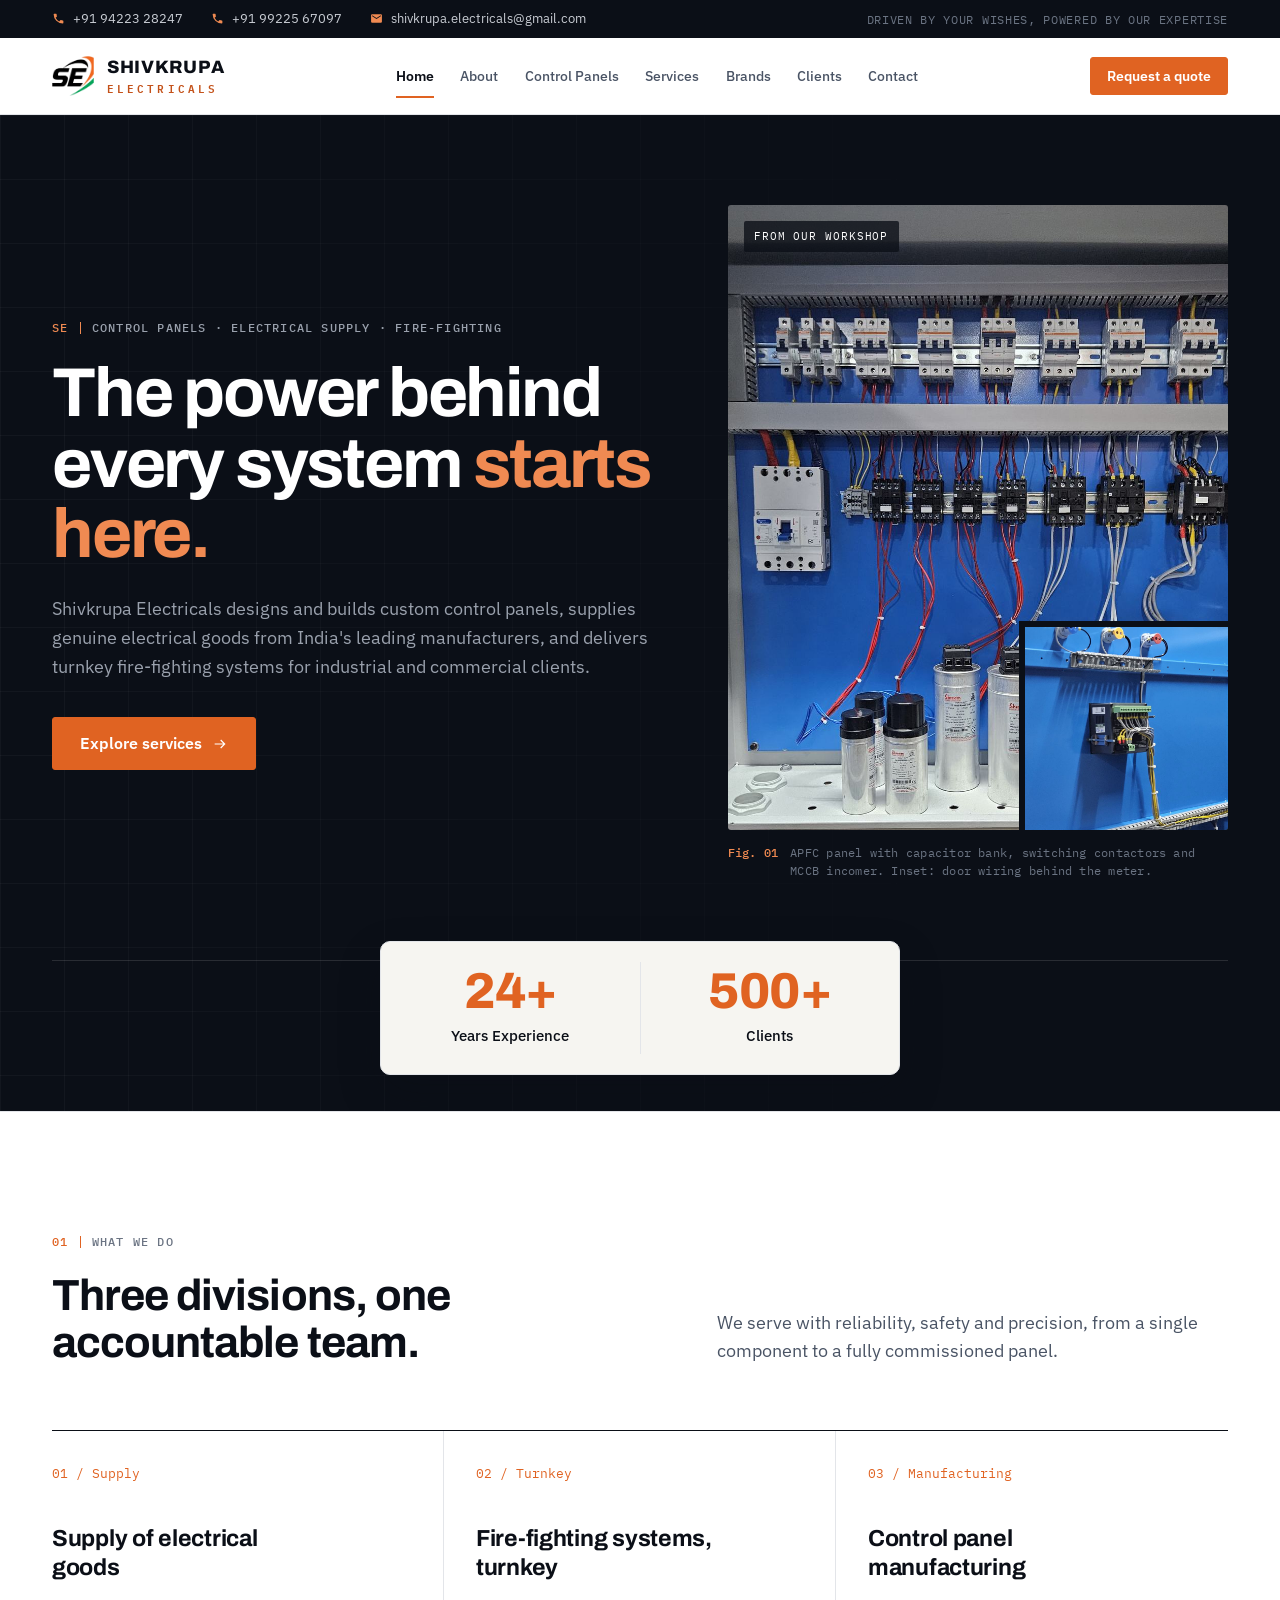
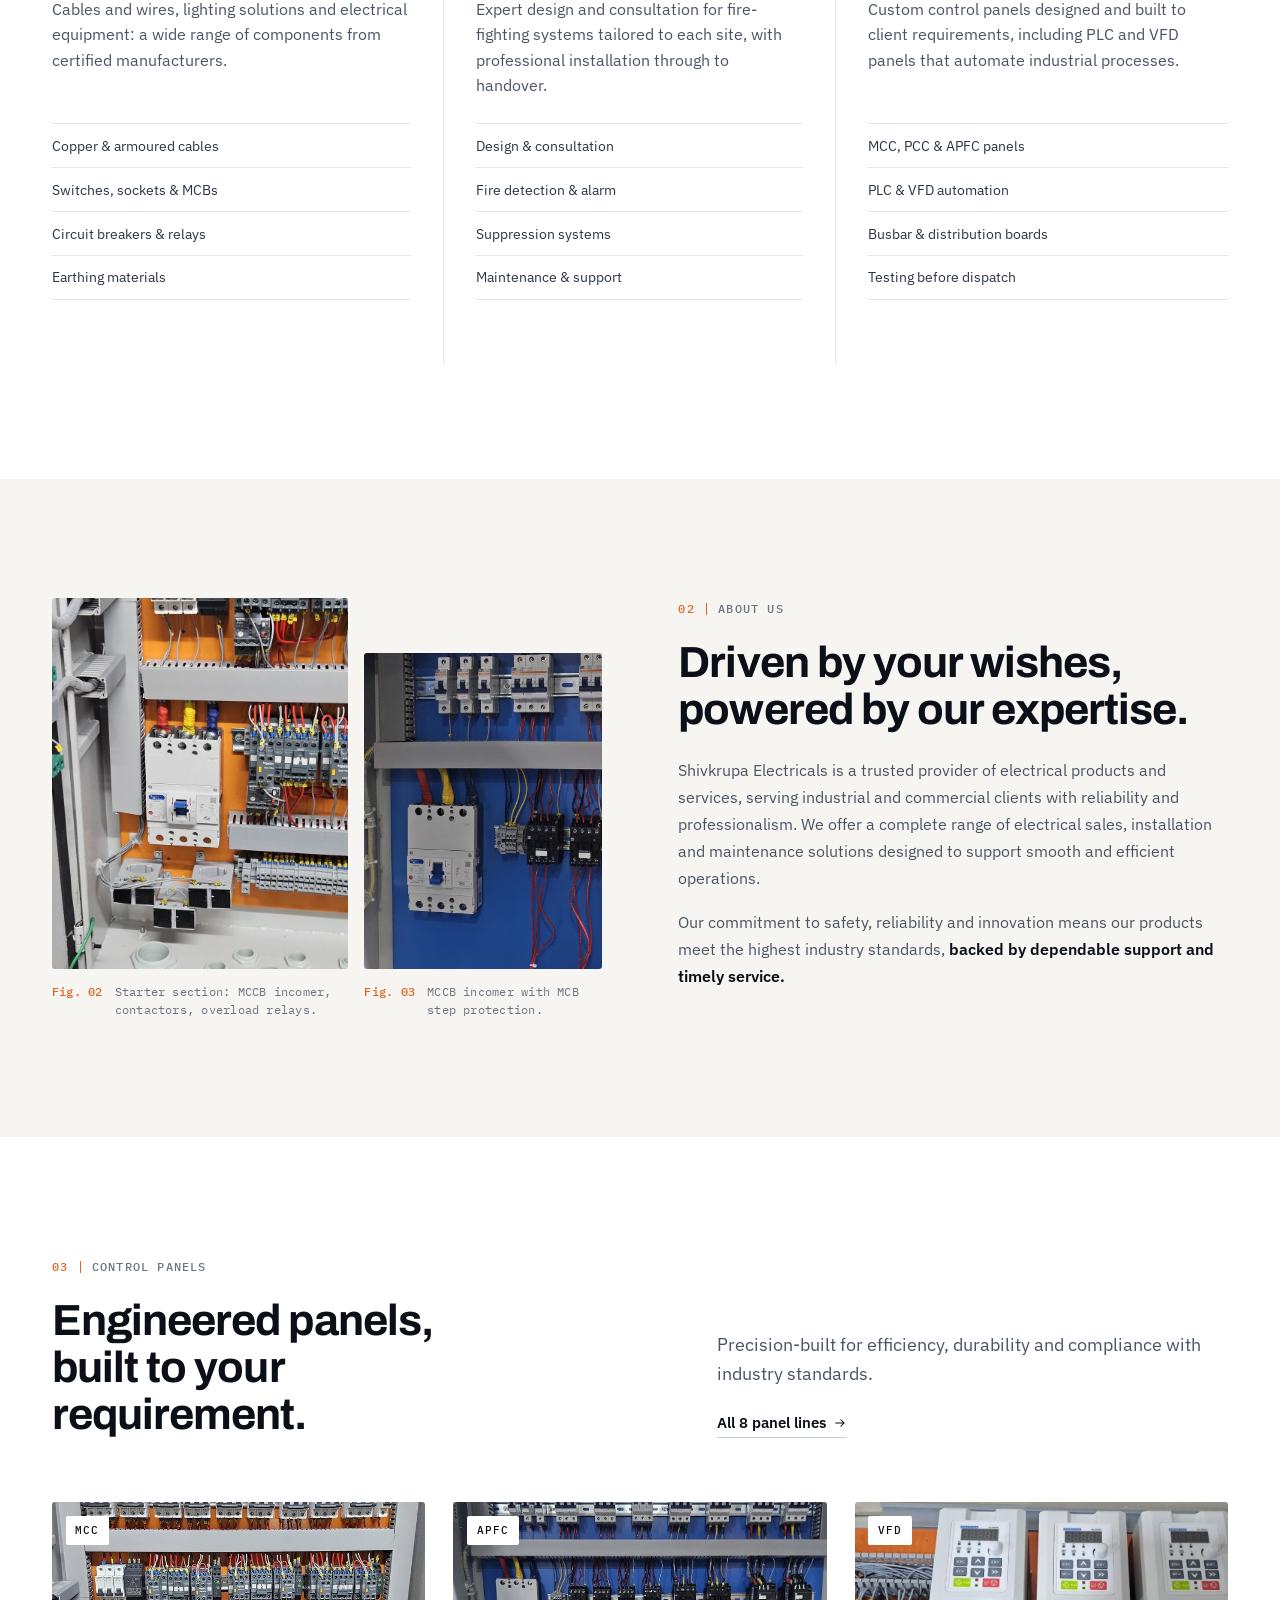
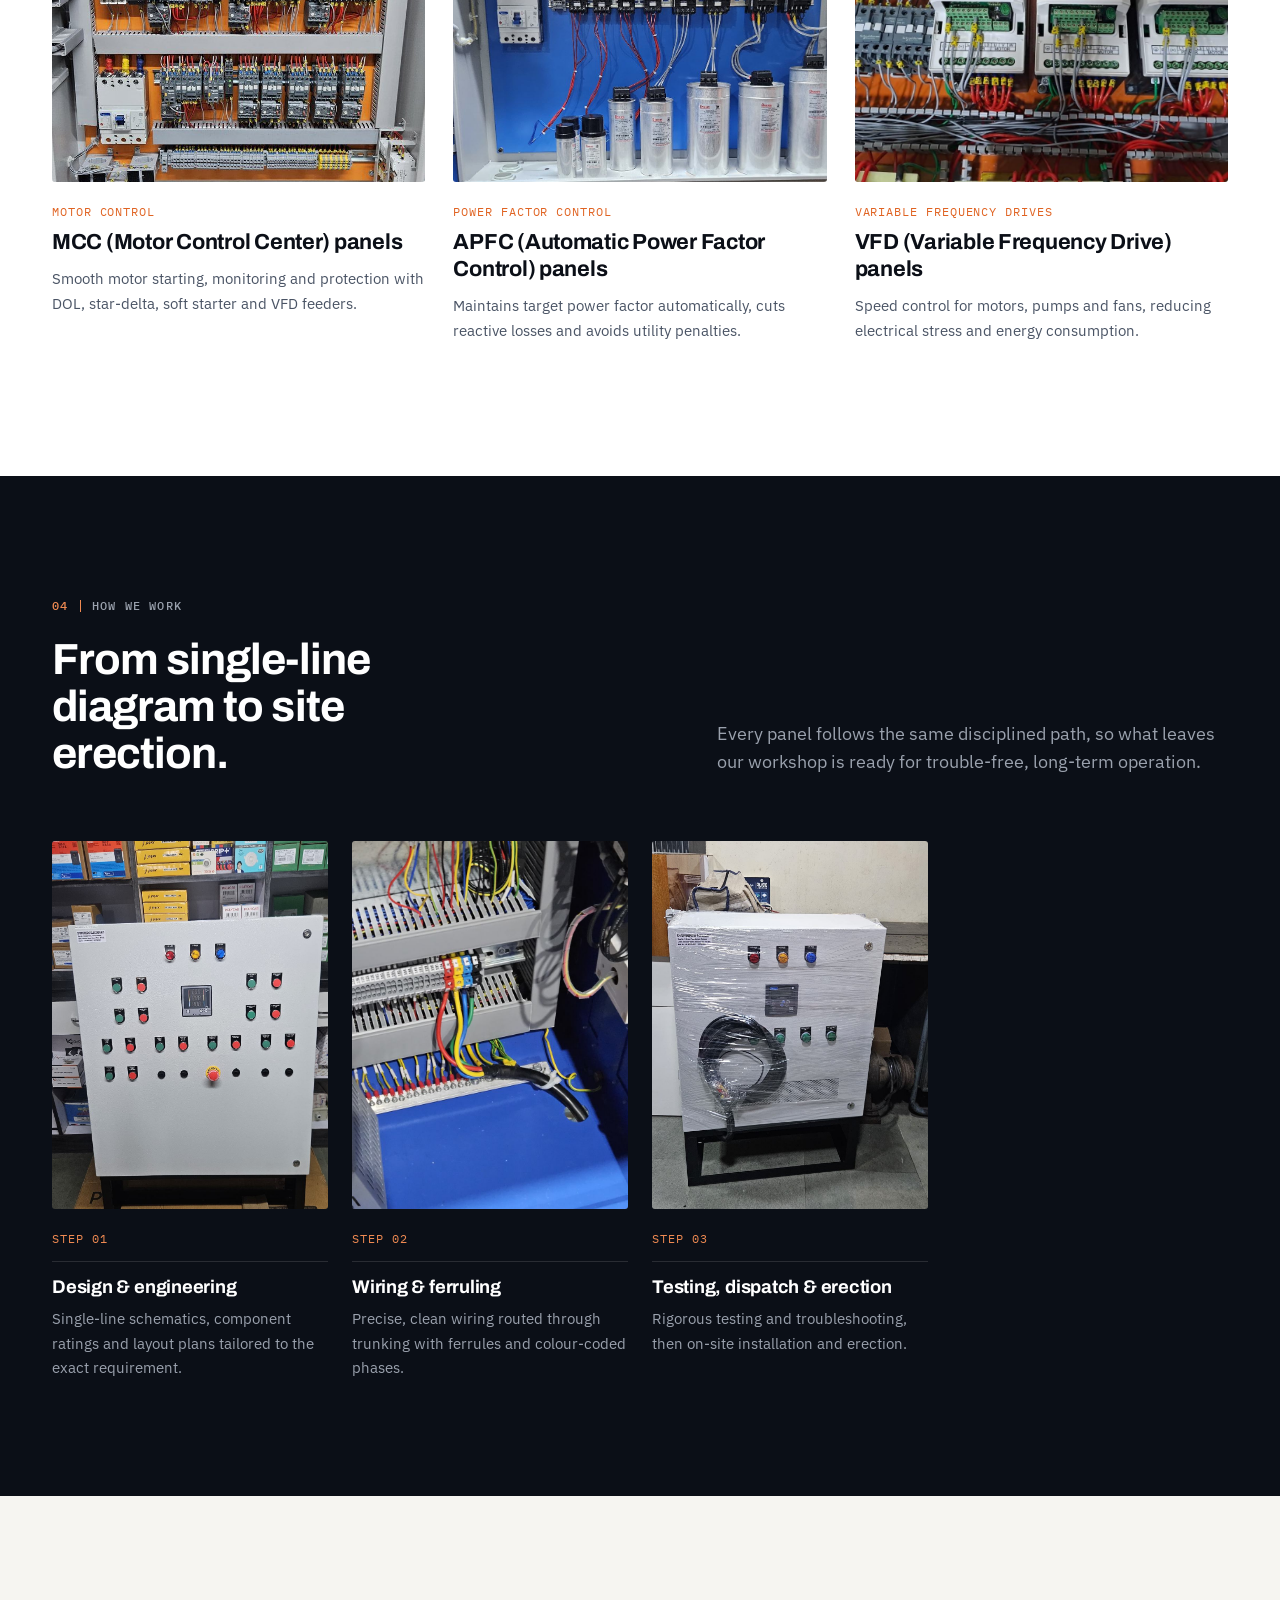
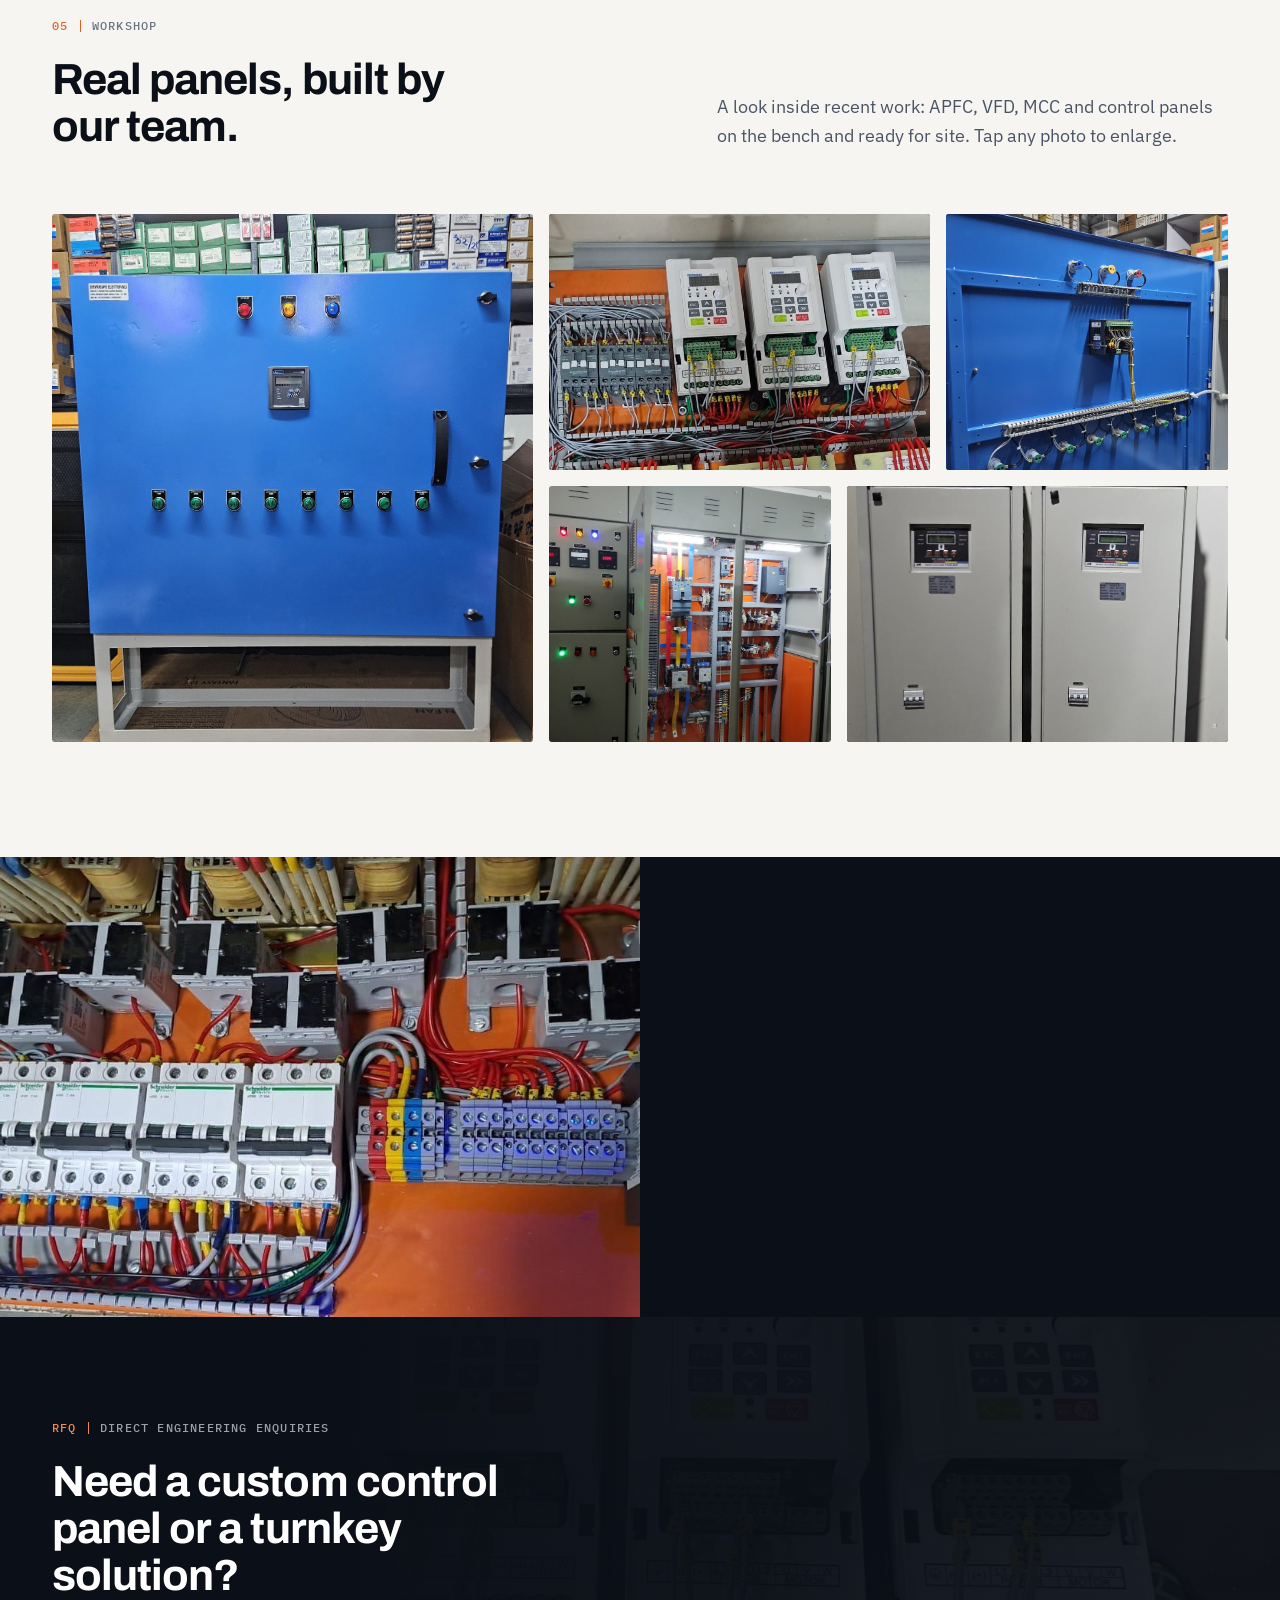
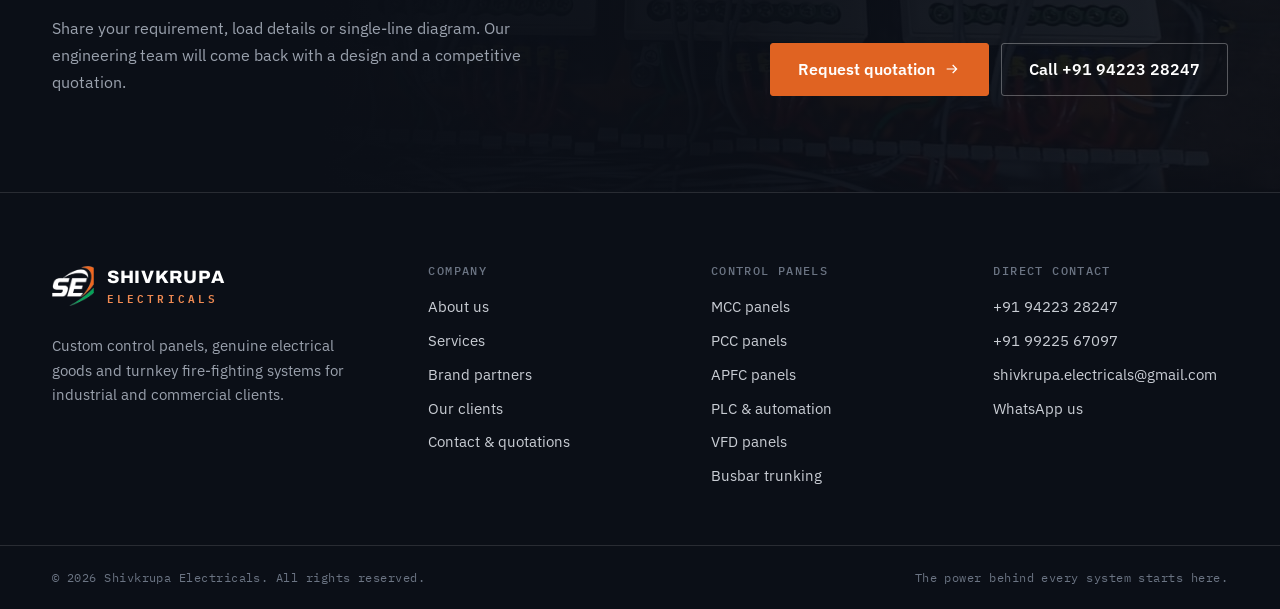
<file: index.html>
<!DOCTYPE html>
<html lang="en">
<head>
  <meta charset="UTF-8">
  <meta name="viewport" content="width=device-width, initial-scale=1.0">
  <title>Shivkrupa Electricals | Control Panel Manufacturing, Electrical Supply & Fire-Fighting Systems</title>
  <meta name="description" content="Shivkrupa Electricals designs and manufactures custom control panels (MCC, PCC, APFC, PLC, VFD), supplies genuine electrical goods from leading brands, and delivers turnkey fire-fighting systems.">
  <meta name="theme-color" content="#0b0f17">
  <meta property="og:type" content="website">
  <meta property="og:site_name" content="Shivkrupa Electricals">
  <meta property="og:url" content="https://www.shivkrupaelectricals.com/">
  <meta property="og:title" content="Shivkrupa Electricals | Control Panel Manufacturing, Electrical Supply & Fire-Fighting Systems">
  <meta property="og:description" content="Shivkrupa Electricals designs and manufactures custom control panels (MCC, PCC, APFC, PLC, VFD), supplies genuine electrical goods from leading brands, and delivers turnkey fire-fighting systems.">
  <meta property="og:image" content="https://www.shivkrupaelectricals.com/assets/og-share.jpg?v=20261110b">
  <meta property="og:image:secure_url" content="https://www.shivkrupaelectricals.com/assets/og-share.jpg?v=20261110b">
  <meta property="og:image:type" content="image/jpeg">
  <meta property="og:image:width" content="1200">
  <meta property="og:image:height" content="400">
  <meta property="og:image:alt" content="Shivkrupa Electricals">
  <meta name="twitter:card" content="summary_large_image">
  <meta name="twitter:title" content="Shivkrupa Electricals | Control Panel Manufacturing, Electrical Supply & Fire-Fighting Systems">
  <meta name="twitter:description" content="Shivkrupa Electricals designs and manufactures custom control panels (MCC, PCC, APFC, PLC, VFD), supplies genuine electrical goods from leading brands, and delivers turnkey fire-fighting systems.">
  <meta name="twitter:image" content="https://www.shivkrupaelectricals.com/assets/og-share.jpg?v=20261110b">
  <link rel="image_src" href="https://www.shivkrupaelectricals.com/assets/og-share.jpg?v=20261110b">
  <link rel="icon" type="image/png" href="assets/logo-mark.png">
  <link rel="preconnect" href="https://fonts.googleapis.com">
  <link rel="preconnect" href="https://fonts.gstatic.com" crossorigin>
  <link href="https://fonts.googleapis.com/css2?family=Archivo:wght@500;600;700;800&family=IBM+Plex+Mono:wght@400;500&family=IBM+Plex+Sans:wght@400;500;600&display=swap" rel="stylesheet">
  <link rel="stylesheet" href="css/style.css">
  <script>document.documentElement.classList.add("js");</script>
</head>
<body>

  <div class="topbar">
    <div class="container topbar-inner">
      <div class="topbar-links">
        <a href="tel:+919422328247"><svg viewBox="0 0 24 24" aria-hidden="true"><path d="M6.62 10.79a15.05 15.05 0 006.59 6.59l2.2-2.2a1 1 0 011.01-.24c1.12.37 2.33.57 3.58.57a1 1 0 011 1V20a1 1 0 01-1 1A17 17 0 013 4a1 1 0 011-1h3.5a1 1 0 011 1c0 1.25.2 2.46.57 3.58a1 1 0 01-.24 1.01l-2.21 2.2z"/></svg>+91 94223 28247</a>
        <a href="tel:+919922567097"><svg viewBox="0 0 24 24" aria-hidden="true"><path d="M6.62 10.79a15.05 15.05 0 006.59 6.59l2.2-2.2a1 1 0 011.01-.24c1.12.37 2.33.57 3.58.57a1 1 0 011 1V20a1 1 0 01-1 1A17 17 0 013 4a1 1 0 011-1h3.5a1 1 0 011 1c0 1.25.2 2.46.57 3.58a1 1 0 01-.24 1.01l-2.21 2.2z"/></svg>+91 99225 67097</a>
        <a href="mailto:shivkrupa.electricals@gmail.com"><svg viewBox="0 0 24 24" aria-hidden="true"><path d="M20 4H4a2 2 0 00-2 2v12a2 2 0 002 2h16a2 2 0 002-2V6a2 2 0 00-2-2zm0 4l-8 5-8-5V6l8 5 8-5v2z"/></svg>shivkrupa.electricals@gmail.com</a>
      </div>
      <span class="topbar-note">Driven by your wishes, powered by our expertise</span>
    </div>
  </div>

  <header class="site-header">
    <div class="container nav-bar">
      <a href="index.html" class="brand" aria-label="Shivkrupa Electricals, home">
        <img src="assets/logo-mark.png" alt="" class="brand-mark" width="42" height="42">
        <span class="brand-text">
          <span class="brand-name">SHIVKRUPA</span>
          <span class="brand-sub">ELECTRICALS</span>
        </span>
      </a>

      <nav class="site-nav" id="siteNav" aria-label="Main">
        <a href="index.html" class="nav-link active" aria-current="page">Home</a>
        <a href="about.html" class="nav-link">About</a>
        <a href="products.html" class="nav-link">Control Panels</a>
        <a href="services.html" class="nav-link">Services</a>
        <a href="brands.html" class="nav-link">Brands</a>
        <a href="clients.html" class="nav-link">Clients</a>
        <a href="contact.html" class="nav-link">Contact</a>
      </nav>

      <div class="nav-actions">
        <a href="contact.html" class="btn btn-primary btn-sm">Request a quote</a>
        <button class="hamburger" id="hamburger" type="button" aria-label="Open menu" aria-expanded="false" aria-controls="siteNav">
          <svg viewBox="0 0 24 24" fill="none" stroke="currentColor" stroke-width="1.8" stroke-linecap="round" aria-hidden="true"><path d="M3 7h18M3 12h18M3 17h18"/></svg>
        </button>
      </div>
    </div>
  </header>

  <main id="main">
    <section class="hero">
      <div class="container hero-grid">
        <div class="hero-copy on-dark">
          <span class="eyebrow"><span class="eyebrow-idx">SE</span>Control panels &middot; Electrical supply &middot; Fire-fighting</span>
          <h1>The power behind every system <em>starts here.</em></h1>
          <p class="lead">Shivkrupa Electricals designs and builds custom control panels, supplies genuine electrical goods from India's leading manufacturers, and delivers turnkey fire-fighting systems for industrial and commercial clients.</p>
          <div class="btn-row">
            <a href="services.html" class="btn btn-primary btn-lg">Explore services <svg viewBox="0 0 24 24" fill="none" stroke="currentColor" stroke-width="1.8" aria-hidden="true"><path d="M4 12h15M13 6l6 6-6 6"/></svg></a>
            
          </div>
        </div>

        <figure class="hero-figure">
          <div class="frame">
            <img src="assets/img/apfc-panel.jpg" alt="APFC panel interior with capacitor bank, switching contactors and MCCB incomer" width="985" height="1400" fetchpriority="high">
            <span class="frame-tag">From our workshop</span>
            <div class="frame-inset">
              <img src="assets/img/door-wiring.jpg" alt="Panel door wiring behind a multifunction meter" width="788" height="1400" loading="lazy" style="object-position:50% 45%">
            </div>
          </div>
          <figcaption class="figcap"><b>Fig. 01</b><span>APFC panel with capacitor bank, switching contactors and MCCB incomer. Inset: door wiring behind the meter.</span></figcaption>
        </figure>
      </div>

      <div class="container">
        <div class="hero-facts" aria-label="Company highlights">
          <div class="hero-stats-card">
            <div class="hero-stat">
              <span class="hero-stat-num">24+</span>
              <span class="hero-stat-label">Years Experience</span>
            </div>
            <div class="hero-stat-divider" aria-hidden="true"></div>
            <div class="hero-stat">
              <span class="hero-stat-num">500+</span>
              <span class="hero-stat-label">Clients</span>
            </div>
          </div>
        </div>
      </div>
    </section>

    <section class="logo-strip is-clients" aria-label="Clients we serve">
      
    </section>

    <section class="section">
      <div class="container">
        <div class="section-head reveal">
          <div>
            <span class="eyebrow"><span class="eyebrow-idx">01</span>What we do</span>
            <h2>Three divisions, one accountable team.</h2>
          </div>
          <p class="lead">We serve with reliability, safety and precision, from a single component to a fully commissioned panel.</p>
        </div>

        <div class="divisions reveal">
          <article class="division">
            <span class="division-num">01 / Supply</span>
            <h3>Supply of electrical goods</h3>
            <p>Cables and wires, lighting solutions and electrical equipment: a wide range of components from certified manufacturers.</p>
            <ul class="division-list">
              <li>Copper &amp; armoured cables</li>
              <li>Switches, sockets &amp; MCBs</li>
              <li>Circuit breakers &amp; relays</li>
              <li>Earthing materials</li>
            </ul>
            
          </article>

          <article class="division">
            <span class="division-num">02 / Turnkey</span>
            <h3>Fire-fighting systems, turnkey</h3>
            <p>Expert design and consultation for fire-fighting systems tailored to each site, with professional installation through to handover.</p>
            <ul class="division-list">
              <li>Design &amp; consultation</li>
              <li>Fire detection &amp; alarm</li>
              <li>Suppression systems</li>
              <li>Maintenance &amp; support</li>
            </ul>
            
          </article>

          <article class="division">
            <span class="division-num">03 / Manufacturing</span>
            <h3>Control panel manufacturing</h3>
            <p>Custom control panels designed and built to client requirements, including PLC and VFD panels that automate industrial processes.</p>
            <ul class="division-list">
              <li>MCC, PCC &amp; APFC panels</li>
              <li>PLC &amp; VFD automation</li>
              <li>Busbar &amp; distribution boards</li>
              <li>Testing before dispatch</li>
            </ul>
            
          </article>
        </div>
      </div>
    </section>

    <section class="section section-paper">
      <div class="container split">
        <div class="photo-pair reveal">
          <figure>
            <div class="ph"><img src="assets/img/starter-section.jpg" alt="Starter section with MCCB incomer, contactors and overload relays" width="788" height="1400" loading="lazy"></div>
            <figcaption class="figcap"><b>Fig. 02</b><span>Starter section: MCCB incomer, contactors, overload relays.</span></figcaption>
          </figure>
          <figure>
            <div class="ph"><img src="assets/img/breaker-detail.jpg" alt="MCCB incomer with MCB protection and contactors" width="788" height="1400" loading="lazy"></div>
            <figcaption class="figcap"><b>Fig. 03</b><span>MCCB incomer with MCB step protection.</span></figcaption>
          </figure>
        </div>

        <div class="reveal">
          <span class="eyebrow"><span class="eyebrow-idx">02</span>About us</span>
          <h2>Driven by your wishes, powered by our expertise.</h2>
          <div class="prose" style="margin:1.5rem 0 2rem">
            <p>Shivkrupa Electricals is a trusted provider of electrical products and services, serving industrial and commercial clients with reliability and professionalism. We offer a complete range of electrical sales, installation and maintenance solutions designed to support smooth and efficient operations.</p>
            <p>Our commitment to safety, reliability and innovation means our products meet the highest industry standards, <strong>backed by dependable support and timely service.</strong></p>
          </div>
          <div class="btn-row">
            
          </div>
        </div>
      </div>
    </section>

    <section class="section">
      <div class="container">
        <div class="section-head reveal">
          <div>
            <span class="eyebrow"><span class="eyebrow-idx">03</span>Control panels</span>
            <h2>Engineered panels, built to your requirement.</h2>
          </div>
          <div>
            <p class="lead" style="margin-bottom:1.25rem">Precision-built for efficiency, durability and compliance with industry standards.</p>
            <a href="products.html" class="text-link">All 8 panel lines <svg viewBox="0 0 24 24" fill="none" stroke="currentColor" stroke-width="1.8" aria-hidden="true"><path d="M4 12h15M13 6l6 6-6 6"/></svg></a>
          </div>
        </div>

        <div class="products-grid">
          <article class="product-card reveal">
            <a href="products.html#mcc" class="product-media">
              <img src="assets/img/mcc-panel.jpg" alt="MCC panel with rows of motor starter feeders" width="676" height="1200" loading="lazy">
              <span class="product-code">MCC</span>
            </a>
            <span class="product-cat">Motor control</span>
            <h3>MCC (Motor Control Center) panels</h3>
            <p>Smooth motor starting, monitoring and protection with DOL, star-delta, soft starter and VFD feeders.</p>
          </article>

          <article class="product-card reveal">
            <a href="products.html#apfc" class="product-media">
              <img src="assets/img/apfc-panel-full.jpg" alt="APFC panel with capacitor bank and contactor stages" width="1011" height="1400" loading="lazy">
              <span class="product-code">APFC</span>
            </a>
            <span class="product-cat">Power factor control</span>
            <h3>APFC (Automatic Power Factor Control) panels</h3>
            <p>Maintains target power factor automatically, cuts reactive losses and avoids utility penalties.</p>
          </article>

          <article class="product-card reveal">
            <a href="products.html#vfd" class="product-media">
              <img src="assets/img/vfd-drives.jpg" alt="VFD panel with three variable frequency drives mounted on the back plate" width="1280" height="720" loading="lazy">
              <span class="product-code">VFD</span>
            </a>
            <span class="product-cat">Variable frequency drives</span>
            <h3>VFD (Variable Frequency Drive) panels</h3>
            <p>Speed control for motors, pumps and fans, reducing electrical stress and energy consumption.</p>
          </article>
        </div>
      </div>
    </section>

    <section class="section section-dark on-dark">
      <div class="container">
        <div class="section-head reveal">
          <div>
            <span class="eyebrow"><span class="eyebrow-idx">04</span>How we work</span>
            <h2>From single-line diagram to site erection.</h2>
          </div>
          <p class="lead">Every panel follows the same disciplined path, so what leaves our workshop is ready for trouble-free, long-term operation.</p>
        </div>

        <div class="process">
          <div class="process-step reveal">
            <div class="ph"><img src="assets/img/control-desk.jpg" alt="Control panel front laid out with push-buttons, indication lamps and emergency stop" width="973" height="1400" loading="lazy"></div>
            <span class="process-step-num">STEP 01</span>
            <h3>Design &amp; engineering</h3>
            <p>Single-line schematics, component ratings and layout plans tailored to the exact requirement.</p>
          </div>
          
          <div class="process-step reveal">
            <div class="ph"><img src="assets/img/terminal-wiring.jpg" alt="Ferruled, colour-coded wiring on terminal blocks inside cable trunking" width="788" height="1400" loading="lazy"></div>
            <span class="process-step-num">STEP 02</span>
            <h3>Wiring &amp; ferruling</h3>
            <p>Precise, clean wiring routed through trunking with ferrules and colour-coded phases.</p>
          </div>
          <div class="process-step reveal">
            <div class="ph"><img src="assets/img/dispatch-panel.jpg" alt="Finished panel wrapped and ready for dispatch" width="1194" height="1400" loading="lazy"></div>
            <span class="process-step-num">STEP 03</span>
            <h3>Testing, dispatch &amp; erection</h3>
            <p>Rigorous testing and troubleshooting, then on-site installation and erection.</p>
          </div>
        </div>
      </div>
    </section>

    <section class="section section-paper">
      <div class="container">
        <div class="section-head reveal">
          <div>
            <span class="eyebrow"><span class="eyebrow-idx">05</span>Workshop</span>
            <h2>Real panels, built by our team.</h2>
          </div>
          <p class="lead">A look inside recent work: APFC, VFD, MCC and control panels on the bench and ready for site. Tap any photo to enlarge.</p>
        </div>

        <div class="gallery reveal">
          <button type="button" class="gallery-item g-a" data-lightbox data-caption="Finished panel: multifunction meter, indication lamps and eight feeder indicators">
            <img src="assets/img/feeder-panel.jpg" alt="Finished blue control panel on a base frame" loading="lazy">
            <figcaption>Finished panel, ready for testing</figcaption>
          </button>
          <button type="button" class="gallery-item g-b" data-lightbox data-caption="VFD panel: three drives above contactors, relays and MCB protection">
            <img src="assets/img/vfd-panel.jpg" alt="VFD panel interior with three drives" loading="lazy" style="object-position:50% 30%">
            <figcaption>VFD panel interior</figcaption>
          </button>
          <button type="button" class="gallery-item g-c" data-lightbox data-caption="Door wiring: multifunction meter and indication lamps routed in cable trunking">
            <img src="assets/img/door-wiring-wide.jpg" alt="Panel door internal wiring" loading="lazy" style="object-position:50% 40%">
            <figcaption>Door wiring and metering</figcaption>
          </button>
          <button type="button" class="gallery-item g-d" data-lightbox data-caption="Panel line-up with colour-coded copper busbars">
            <img src="assets/img/busbar-panel.jpg" alt="Panel line-up with busbars" loading="lazy">
            <figcaption>Busbar section</figcaption>
          </button>
          <button type="button" class="gallery-item g-e" data-lightbox data-caption="Floor-standing panels with digital controllers, on castors">
            <img src="assets/img/floor-panels.jpg" alt="Two floor-standing panels" loading="lazy" style="object-position:50% 30%">
            <figcaption>Floor-standing panels</figcaption>
          </button>
        </div>
      </div>
    </section>

    <section class="feature-band">
      <div class="feature-band-media">
        <img src="assets/img/control-wiring.jpg" alt="Genuine branded MCBs and relays wired into a control panel" width="1280" height="720" loading="lazy">
      </div>
      <div class="feature-band-body on-dark reveal">
        <span class="eyebrow"><span class="eyebrow-idx">06</span>Genuine components</span>
        <h2>Built only with brands you already trust.</h2>
        <p>Every component in our panels, and everything we supply directly, is authentic and factory-tested: Schneider Electric, Siemens, Lauritz Knudsen, Polycab, C&amp;S Electric and more.</p>
        <div class="btn-row">
         
        </div>
      </div>
    </section>

  <section class="cta">
    <div class="cta-media" aria-hidden="true"><img src="assets/img/vfd-drives.jpg" alt="" loading="lazy"></div>
    <div class="container cta-inner on-dark">
      <div>
        <span class="eyebrow"><span class="eyebrow-idx">RFQ</span>Direct engineering enquiries</span>
        <h2>Need a custom control panel or a turnkey solution?</h2>
        <p>Share your requirement, load details or single-line diagram. Our engineering team will come back with a design and a competitive quotation.</p>
      </div>
      <div class="btn-row">
        <a href="contact.html" class="btn btn-primary btn-lg">Request quotation <svg viewBox="0 0 24 24" fill="none" stroke="currentColor" stroke-width="1.8" aria-hidden="true"><path d="M4 12h15M13 6l6 6-6 6"/></svg></a>
        <a href="tel:+919422328247" class="btn btn-line-light btn-lg">Call +91 94223 28247</a>
      </div>
    </div>
  </section>
  </main>

  <footer class="site-footer">
    <div class="container footer-grid">
      <div class="footer-brand">
        <a href="index.html" class="brand" aria-label="Shivkrupa Electricals, home">
          <img src="assets/logo-mark-light.png" alt="" class="brand-mark" width="42" height="42" loading="lazy">
          <span class="brand-text">
            <span class="brand-name">SHIVKRUPA</span>
            <span class="brand-sub">ELECTRICALS</span>
          </span>
        </a>
        <p>Custom control panels, genuine electrical goods and turnkey fire-fighting systems for industrial and commercial clients.</p>
      </div>

      <div class="footer-col">
        <h4>Company</h4>
        <ul>
          <li><a href="about.html">About us</a></li>
          <li><a href="services.html">Services</a></li>
          <li><a href="brands.html">Brand partners</a></li>
          <li><a href="clients.html">Our clients</a></li>
          <li><a href="contact.html">Contact &amp; quotations</a></li>
        </ul>
      </div>

      <div class="footer-col">
        <h4>Control panels</h4>
        <ul>
          <li><a href="products.html#mcc">MCC panels</a></li>
          <li><a href="products.html#pcc">PCC panels</a></li>
          <li><a href="products.html#apfc">APFC panels</a></li>
          <li><a href="products.html#plc">PLC &amp; automation</a></li>
          <li><a href="products.html#vfd">VFD panels</a></li>
          <li><a href="products.html#busbar">Busbar trunking</a></li>
        </ul>
      </div>

      <div class="footer-col">
        <h4>Direct contact</h4>
        <ul>
          <li><a href="tel:+919422328247">+91 94223 28247</a></li>
          <li><a href="tel:+919922567097">+91 99225 67097</a></li>
          <li><a href="mailto:shivkrupa.electricals@gmail.com">shivkrupa.electricals@gmail.com</a></li>
          <li><a href="https://wa.me/919422328247" target="_blank" rel="noopener">WhatsApp us</a></li>
        </ul>
      </div>
    </div>

    <div class="footer-bottom">
      <div class="container footer-bottom-inner">
        <span>&copy; 2026 Shivkrupa Electricals. All rights reserved.</span>
        <span>The power behind every system starts here.</span>
      </div>
    </div>
  </footer>

  <script src="js/main.js" defer></script>
</body>
</html>
</file>
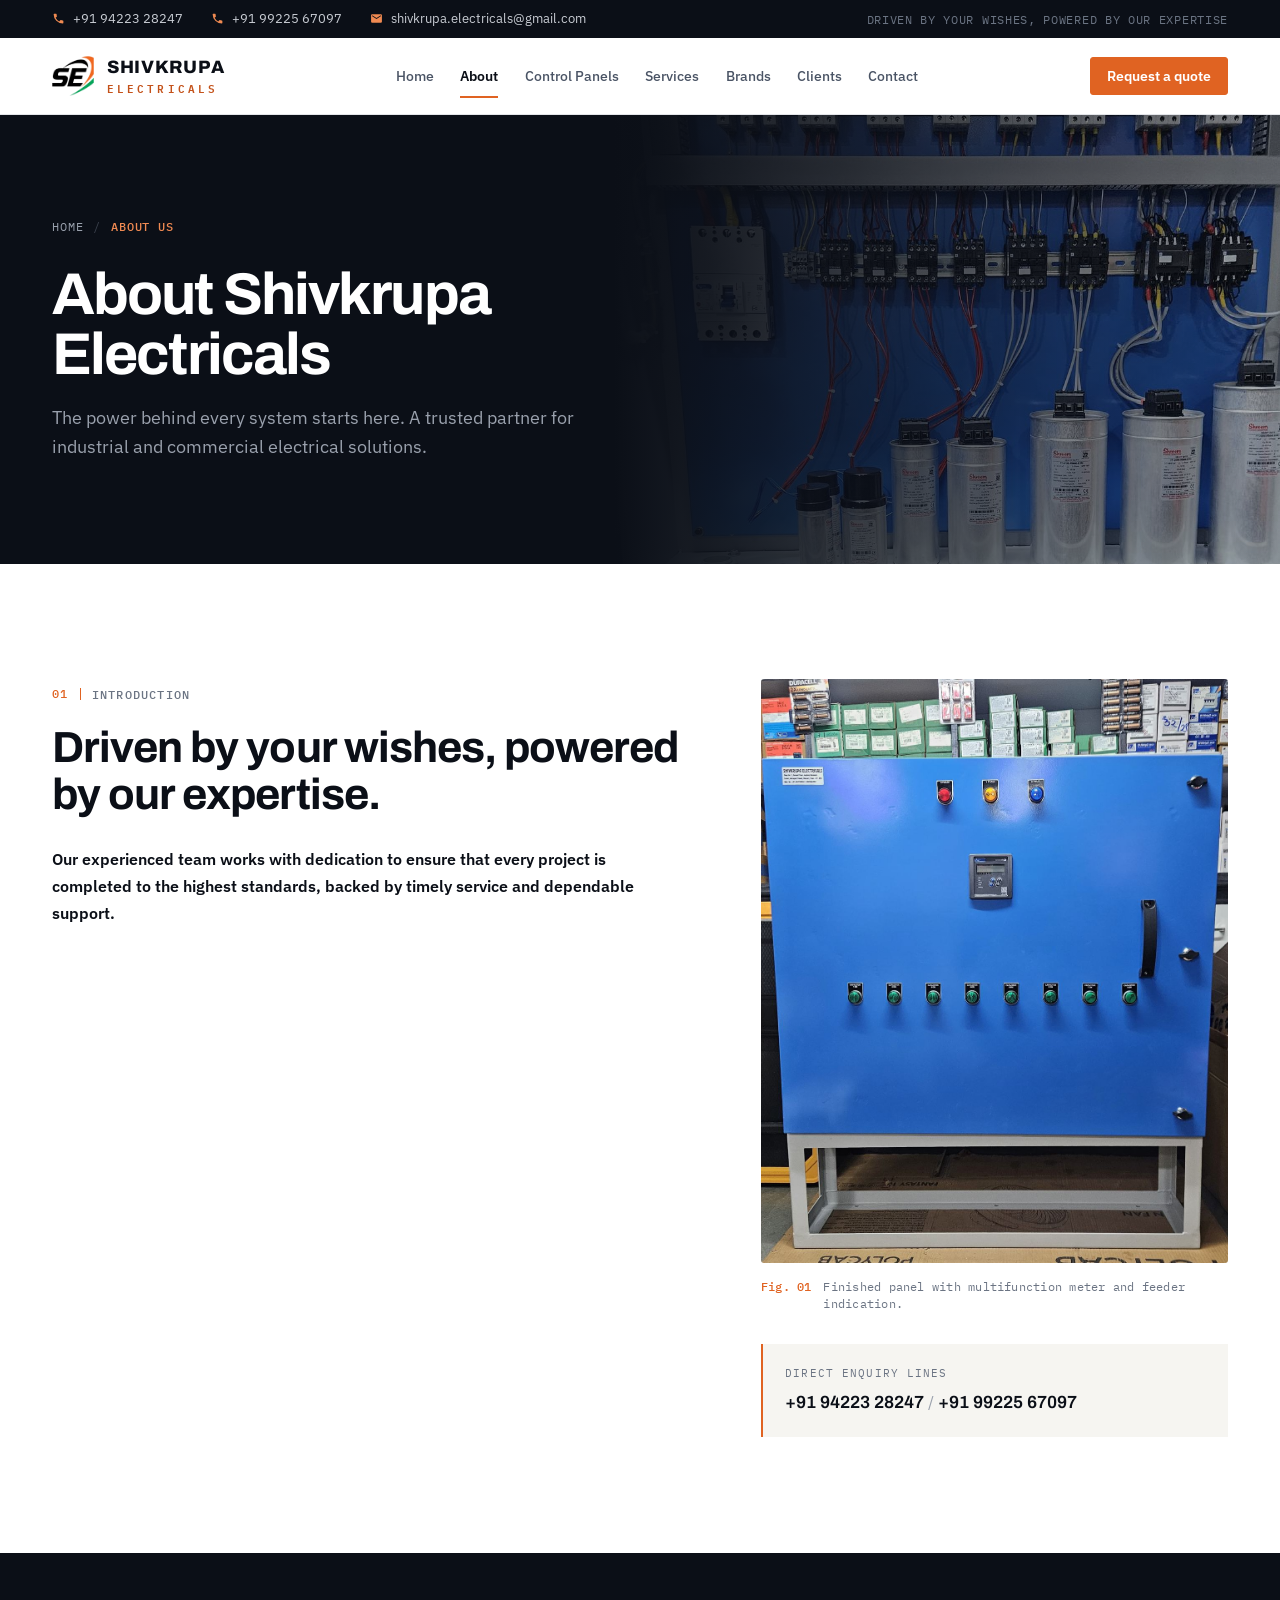
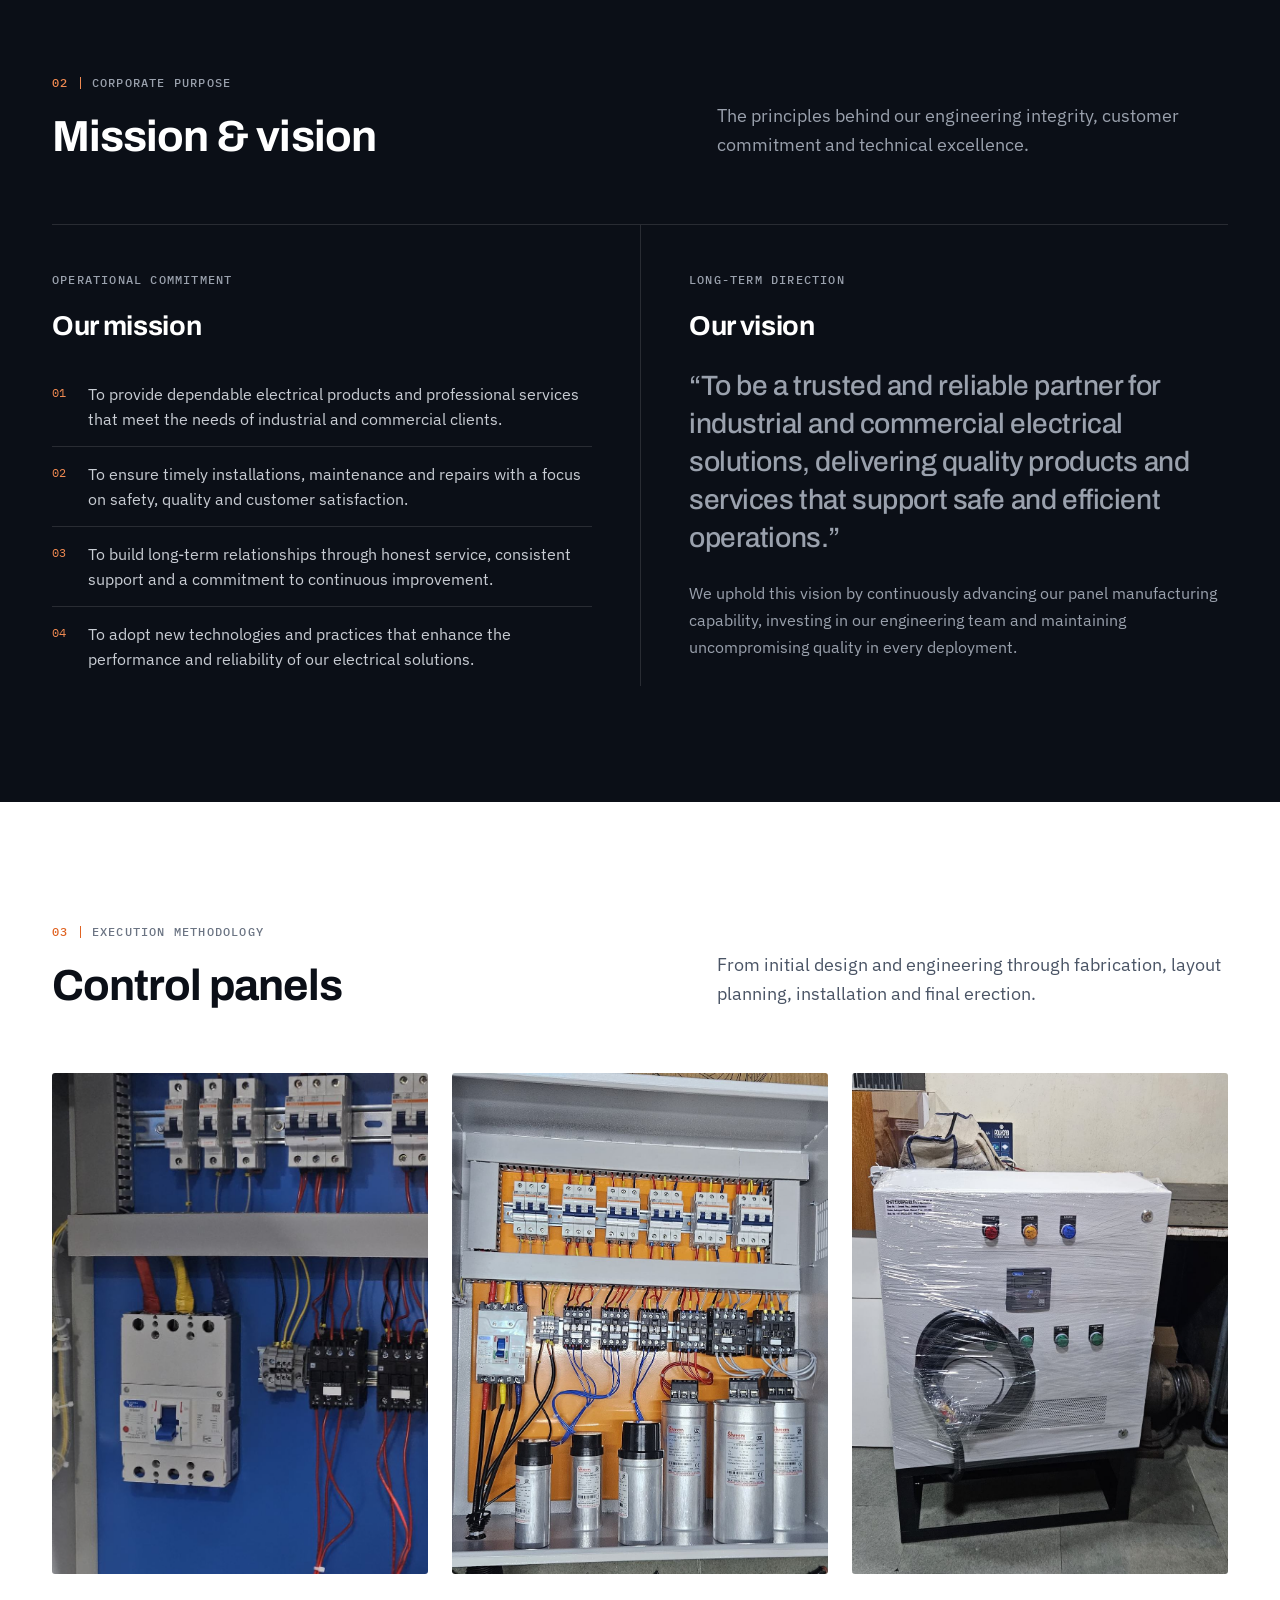
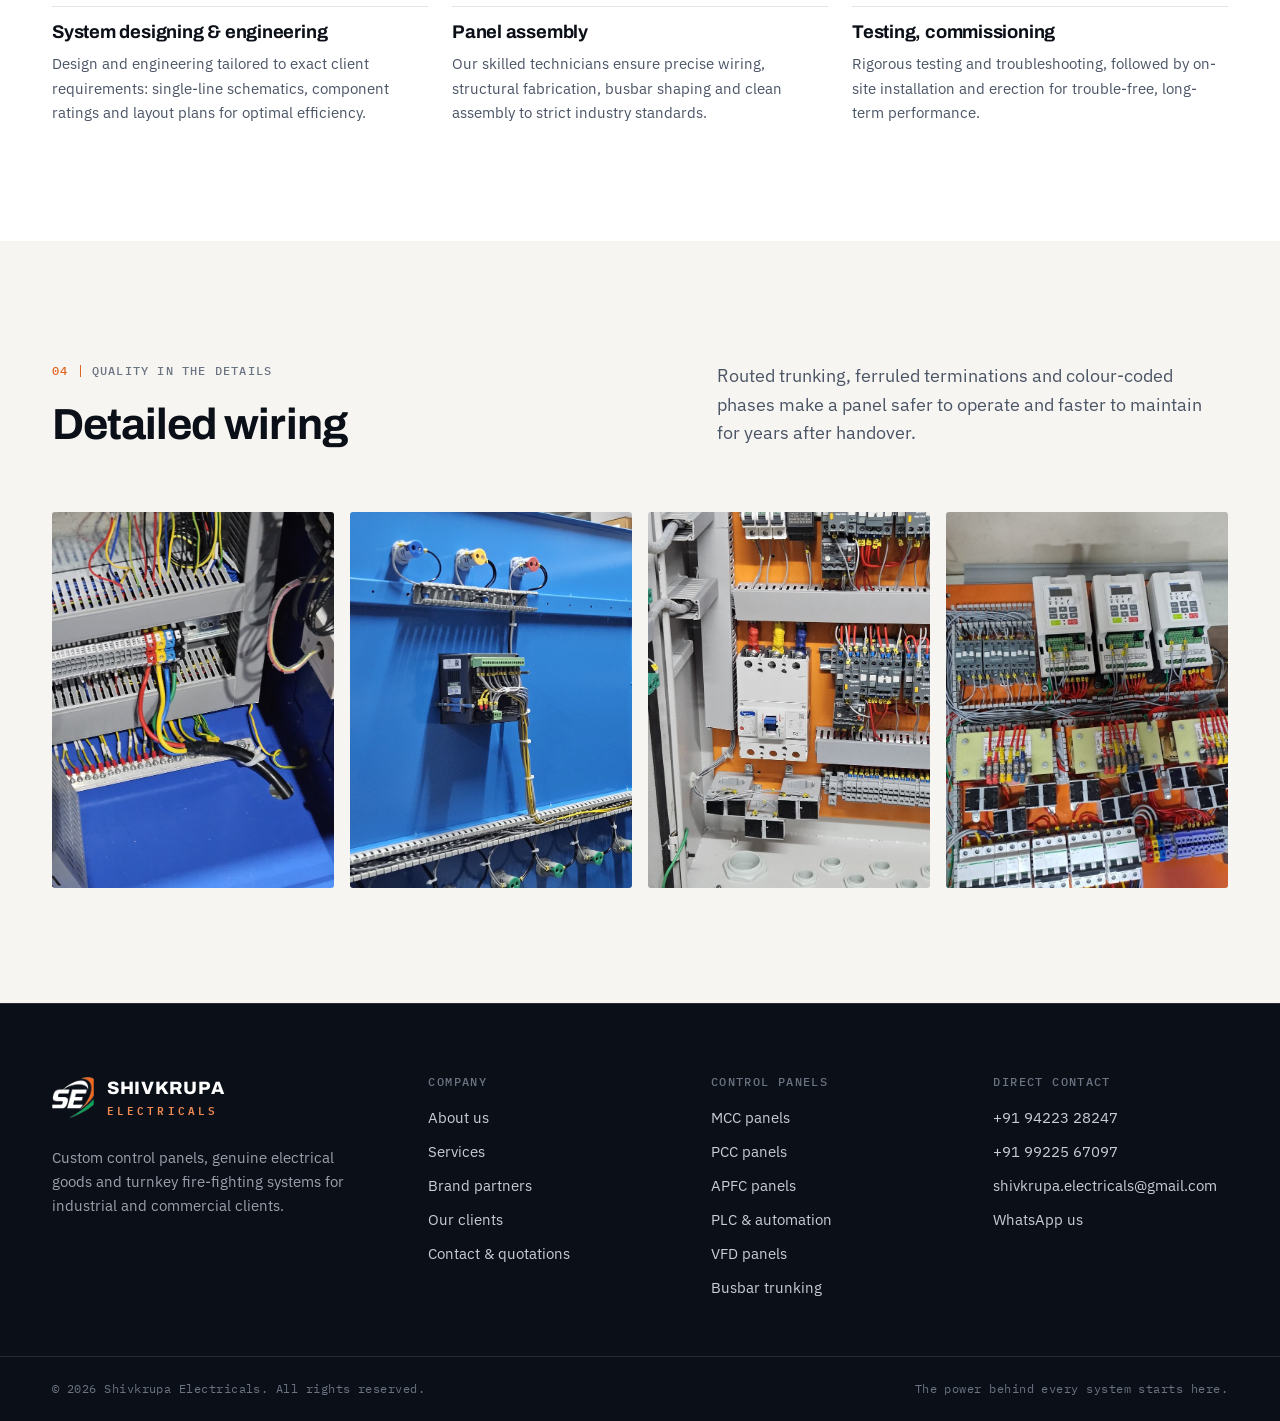
<file: about.html>
<!DOCTYPE html>
<html lang="en">
<head>
  <meta charset="UTF-8">
  <meta name="viewport" content="width=device-width, initial-scale=1.0">
  <title>About Us | Shivkrupa Electricals</title>
  <meta name="description" content="Company profile of Shivkrupa Electricals: our mission, vision and end-to-end approach to control panel manufacturing, electrical supply and turnkey fire-fighting systems.">
  <meta name="theme-color" content="#0b0f17">
  <meta property="og:type" content="website">
  <meta property="og:title" content="About Us | Shivkrupa Electricals">
  <meta property="og:description" content="Company profile of Shivkrupa Electricals: our mission, vision and end-to-end approach to control panel manufacturing, electrical supply and turnkey fire-fighting systems.">
  <meta property="og:image" content="assets/img/feeder-panel.jpg">
  <link rel="icon" type="image/png" href="assets/logo-mark.png">
  <link rel="preconnect" href="https://fonts.googleapis.com">
  <link rel="preconnect" href="https://fonts.gstatic.com" crossorigin>
  <link href="https://fonts.googleapis.com/css2?family=Archivo:wght@500;600;700;800&family=IBM+Plex+Mono:wght@400;500&family=IBM+Plex+Sans:wght@400;500;600&display=swap" rel="stylesheet">
  <link rel="stylesheet" href="css/style.css">
  <script>document.documentElement.classList.add("js");</script>
</head>
<body>

  <div class="topbar">
    <div class="container topbar-inner">
      <div class="topbar-links">
        <a href="tel:+919422328247"><svg viewBox="0 0 24 24" aria-hidden="true"><path d="M6.62 10.79a15.05 15.05 0 006.59 6.59l2.2-2.2a1 1 0 011.01-.24c1.12.37 2.33.57 3.58.57a1 1 0 011 1V20a1 1 0 01-1 1A17 17 0 013 4a1 1 0 011-1h3.5a1 1 0 011 1c0 1.25.2 2.46.57 3.58a1 1 0 01-.24 1.01l-2.21 2.2z"/></svg>+91 94223 28247</a>
        <a href="tel:+919922567097"><svg viewBox="0 0 24 24" aria-hidden="true"><path d="M6.62 10.79a15.05 15.05 0 006.59 6.59l2.2-2.2a1 1 0 011.01-.24c1.12.37 2.33.57 3.58.57a1 1 0 011 1V20a1 1 0 01-1 1A17 17 0 013 4a1 1 0 011-1h3.5a1 1 0 011 1c0 1.25.2 2.46.57 3.58a1 1 0 01-.24 1.01l-2.21 2.2z"/></svg>+91 99225 67097</a>
        <a href="mailto:shivkrupa.electricals@gmail.com"><svg viewBox="0 0 24 24" aria-hidden="true"><path d="M20 4H4a2 2 0 00-2 2v12a2 2 0 002 2h16a2 2 0 002-2V6a2 2 0 00-2-2zm0 4l-8 5-8-5V6l8 5 8-5v2z"/></svg>shivkrupa.electricals@gmail.com</a>
      </div>
      <span class="topbar-note">Driven by your wishes, powered by our expertise</span>
    </div>
  </div>

  <header class="site-header">
    <div class="container nav-bar">
      <a href="index.html" class="brand" aria-label="Shivkrupa Electricals, home">
        <img src="assets/logo-mark.png" alt="" class="brand-mark" width="42" height="42">
        <span class="brand-text">
          <span class="brand-name">SHIVKRUPA</span>
          <span class="brand-sub">ELECTRICALS</span>
        </span>
      </a>

      <nav class="site-nav" id="siteNav" aria-label="Main">
        <a href="index.html" class="nav-link">Home</a>
        <a href="about.html" class="nav-link active" aria-current="page">About</a>
        <a href="products.html" class="nav-link">Control Panels</a>
        <a href="services.html" class="nav-link">Services</a>
        <a href="brands.html" class="nav-link">Brands</a>
        <a href="clients.html" class="nav-link">Clients</a>
        <a href="contact.html" class="nav-link">Contact</a>
      </nav>

      <div class="nav-actions">
        <a href="contact.html" class="btn btn-primary btn-sm">Request a quote</a>
        <button class="hamburger" id="hamburger" type="button" aria-label="Open menu" aria-expanded="false" aria-controls="siteNav">
          <svg viewBox="0 0 24 24" fill="none" stroke="currentColor" stroke-width="1.8" stroke-linecap="round" aria-hidden="true"><path d="M3 7h18M3 12h18M3 17h18"/></svg>
        </button>
      </div>
    </div>
  </header>

  <main id="main">
    <section class="page-hero">
      <div class="page-hero-media" aria-hidden="true"><img src="assets/img/apfc-panel-full.jpg" alt=""></div>
      <div class="container">
        <div class="page-hero-inner on-dark">
          <nav class="crumbs" aria-label="Breadcrumb"><a href="index.html">Home</a><span aria-hidden="true">/</span><strong>About us</strong></nav>
          <h1>About Shivkrupa Electricals</h1>
          <p class="lead">The power behind every system starts here. A trusted partner for industrial and commercial electrical solutions.</p>
        </div>
      </div>
    </section>

    <section class="section">
      <div class="container split split-wide-left" style="align-items:start">
        <div class="reveal">
          <span class="eyebrow"><span class="eyebrow-idx">01</span>Introduction</span>
          <h2 style="margin-bottom:1.75rem">Driven by your wishes, powered by our expertise.</h2>
          <div class="prose">
            <p></p>
            <p><strong>Our experienced team works with dedication to ensure that every project is completed to the highest standards, backed by timely service and dependable support.</strong></p>
          </div>
        </div>

        <div class="reveal">
          <figure>
            <div class="ph ph-tall"><img src="assets/img/feeder-panel.jpg" alt="Finished control panel with multifunction meter and feeder indication lamps" width="1203" height="1400" loading="lazy"></div>
            <figcaption class="figcap"><b>Fig. 01</b><span>Finished panel with multifunction meter and feeder indication.</span></figcaption>
          </figure>
          <div class="note-box">
            <span class="note-box-label">Direct enquiry lines</span>
            <a href="tel:+919422328247">+91 94223 28247</a> <span style="color:var(--ink-400)">/</span> <a href="tel:+919922567097">+91 99225 67097</a>
          </div>
        </div>
      </div>
    </section>

    <section class="section section-dark on-dark">
      <div class="container">
        <div class="section-head reveal">
          <div>
            <span class="eyebrow"><span class="eyebrow-idx">02</span>Corporate purpose</span>
            <h2>Mission &amp; vision</h2>
          </div>
          <p class="lead">The principles behind our engineering integrity, customer commitment and technical excellence.</p>
        </div>

        <div class="mv-grid reveal">
          <div class="mv-col">
            <span class="eyebrow">Operational commitment</span>
            <h3>Our mission</h3>
            <ul class="mv-list">
              <li><span>01</span>To provide dependable electrical products and professional services that meet the needs of industrial and commercial clients.</li>
              <li><span>02</span>To ensure timely installations, maintenance and repairs with a focus on safety, quality and customer satisfaction.</li>
              <li><span>03</span>To build long-term relationships through honest service, consistent support and a commitment to continuous improvement.</li>
              <li><span>04</span>To adopt new technologies and practices that enhance the performance and reliability of our electrical solutions.</li>
            </ul>
          </div>
          <div class="mv-col">
            <span class="eyebrow">Long-term direction</span>
            <h3>Our vision</h3>
            <p class="vision-quote">&ldquo;To be a trusted and reliable partner for industrial and commercial electrical solutions, delivering quality products and services that support safe and efficient operations.&rdquo;</p>
            <p>We uphold this vision by continuously advancing our panel manufacturing capability, investing in our engineering team and maintaining uncompromising quality in every deployment.</p>
          </div>
        </div>
      </div>
    </section>

    <section class="section">
      <div class="container">
        <div class="section-head reveal">
          <div>
            <span class="eyebrow"><span class="eyebrow-idx">03</span>Execution methodology</span>
            <h2>Control panels</h2>
          </div>
          <p class="lead">From initial design and engineering through fabrication, layout planning, installation and final erection.</p>
        </div>

        <div class="process process-3">
          <div class="process-step reveal">
            <div class="ph"><img src="assets/img/breaker-detail.jpg" alt="Selected MCCB and MCB protection devices mounted in a panel" width="788" height="1400" loading="lazy"></div>
            <span class="process-step-num"></span>
            <h3>System designing &amp; engineering</h3>
            <p>Design and engineering tailored to exact client requirements: single-line schematics, component ratings and layout plans for optimal efficiency.</p>
          </div>
          <div class="process-step reveal">
            <div class="ph"><img src="assets/img/apfc-wiring.jpg" alt="Panel on an orange mounting plate during assembly" width="1341" height="1400" loading="lazy"></div>
            <span class="process-step-num"></span>
            <h3>Panel assembly</h3>
            <p>Our skilled technicians ensure precise wiring, structural fabrication, busbar shaping and clean assembly to strict industry standards.</p>
          </div>
          <div class="process-step reveal">
            <div class="ph"><img src="assets/img/dispatch-panel.jpg" alt="Finished panel wrapped and ready for dispatch" width="1194" height="1400" loading="lazy"></div>
            <span class="process-step-num"></span>
            <h3>Testing, commissioning </h3>
            <p>Rigorous testing and troubleshooting, followed by on-site installation and erection for trouble-free, long-term performance.</p>
          </div>
        </div>
      </div>
    </section>

    <section class="section section-paper">
      <div class="container">
        <div class="section-head reveal">
          <div>
            <span class="eyebrow"><span class="eyebrow-idx">04</span>Quality in the details</span>
            <h2>Detailed wiring </h2>
          </div>
          <p class="lead">Routed trunking, ferruled terminations and colour-coded phases make a panel safer to operate and faster to maintain for years after handover.</p>
        </div>
        <div class="gallery gallery-row reveal">
          <button type="button" class="gallery-item" data-lightbox data-caption="Ferruled, colour-coded wiring on terminal blocks">
            <img src="assets/img/terminal-wiring.jpg" alt="Terminal wiring" loading="lazy">
            <figcaption>Terminal wiring</figcaption>
          </button>
          <button type="button" class="gallery-item" data-lightbox data-caption="Door wiring: multifunction meter and indication lamps">
            <img src="assets/img/door-wiring.jpg" alt="Door wiring" loading="lazy">
            <figcaption>Door wiring</figcaption>
          </button>
          <button type="button" class="gallery-item" data-lightbox data-caption="Starter section: MCCB incomer, contactors and overload relays">
            <img src="assets/img/starter-section.jpg" alt="Starter section" loading="lazy">
            <figcaption>Starter section</figcaption>
          </button>
          <button type="button" class="gallery-item" data-lightbox data-caption="VFD panel: three drives above contactors, relays and MCB protection">
            <img src="assets/img/vfd-panel.jpg" alt="VFD panel interior" loading="lazy">
            <figcaption>VFD panel</figcaption>
          </button>
        </div>
      </div>
    </section>

  <section class="cta">
    
  </section>
  </main>

  <footer class="site-footer">
    <div class="container footer-grid">
      <div class="footer-brand">
        <a href="index.html" class="brand" aria-label="Shivkrupa Electricals, home">
          <img src="assets/logo-mark-light.png" alt="" class="brand-mark" width="42" height="42" loading="lazy">
          <span class="brand-text">
            <span class="brand-name">SHIVKRUPA</span>
            <span class="brand-sub">ELECTRICALS</span>
          </span>
        </a>
        <p>Custom control panels, genuine electrical goods and turnkey fire-fighting systems for industrial and commercial clients.</p>
      </div>

      <div class="footer-col">
        <h4>Company</h4>
        <ul>
          <li><a href="about.html">About us</a></li>
          <li><a href="services.html">Services</a></li>
          <li><a href="brands.html">Brand partners</a></li>
          <li><a href="clients.html">Our clients</a></li>
          <li><a href="contact.html">Contact &amp; quotations</a></li>
        </ul>
      </div>

      <div class="footer-col">
        <h4>Control panels</h4>
        <ul>
          <li><a href="products.html#mcc">MCC panels</a></li>
          <li><a href="products.html#pcc">PCC panels</a></li>
          <li><a href="products.html#apfc">APFC panels</a></li>
          <li><a href="products.html#plc">PLC &amp; automation</a></li>
          <li><a href="products.html#vfd">VFD panels</a></li>
          <li><a href="products.html#busbar">Busbar trunking</a></li>
        </ul>
      </div>

      <div class="footer-col">
        <h4>Direct contact</h4>
        <ul>
          <li><a href="tel:+919422328247">+91 94223 28247</a></li>
          <li><a href="tel:+919922567097">+91 99225 67097</a></li>
          <li><a href="mailto:shivkrupa.electricals@gmail.com">shivkrupa.electricals@gmail.com</a></li>
          <li><a href="https://wa.me/919422328247" target="_blank" rel="noopener">WhatsApp us</a></li>
        </ul>
      </div>
    </div>

    <div class="footer-bottom">
      <div class="container footer-bottom-inner">
        <span>&copy; 2026 Shivkrupa Electricals. All rights reserved.</span>
        <span>The power behind every system starts here.</span>
      </div>
    </div>
  </footer>

  <script src="js/main.js" defer></script>
</body>
</html>
</file>
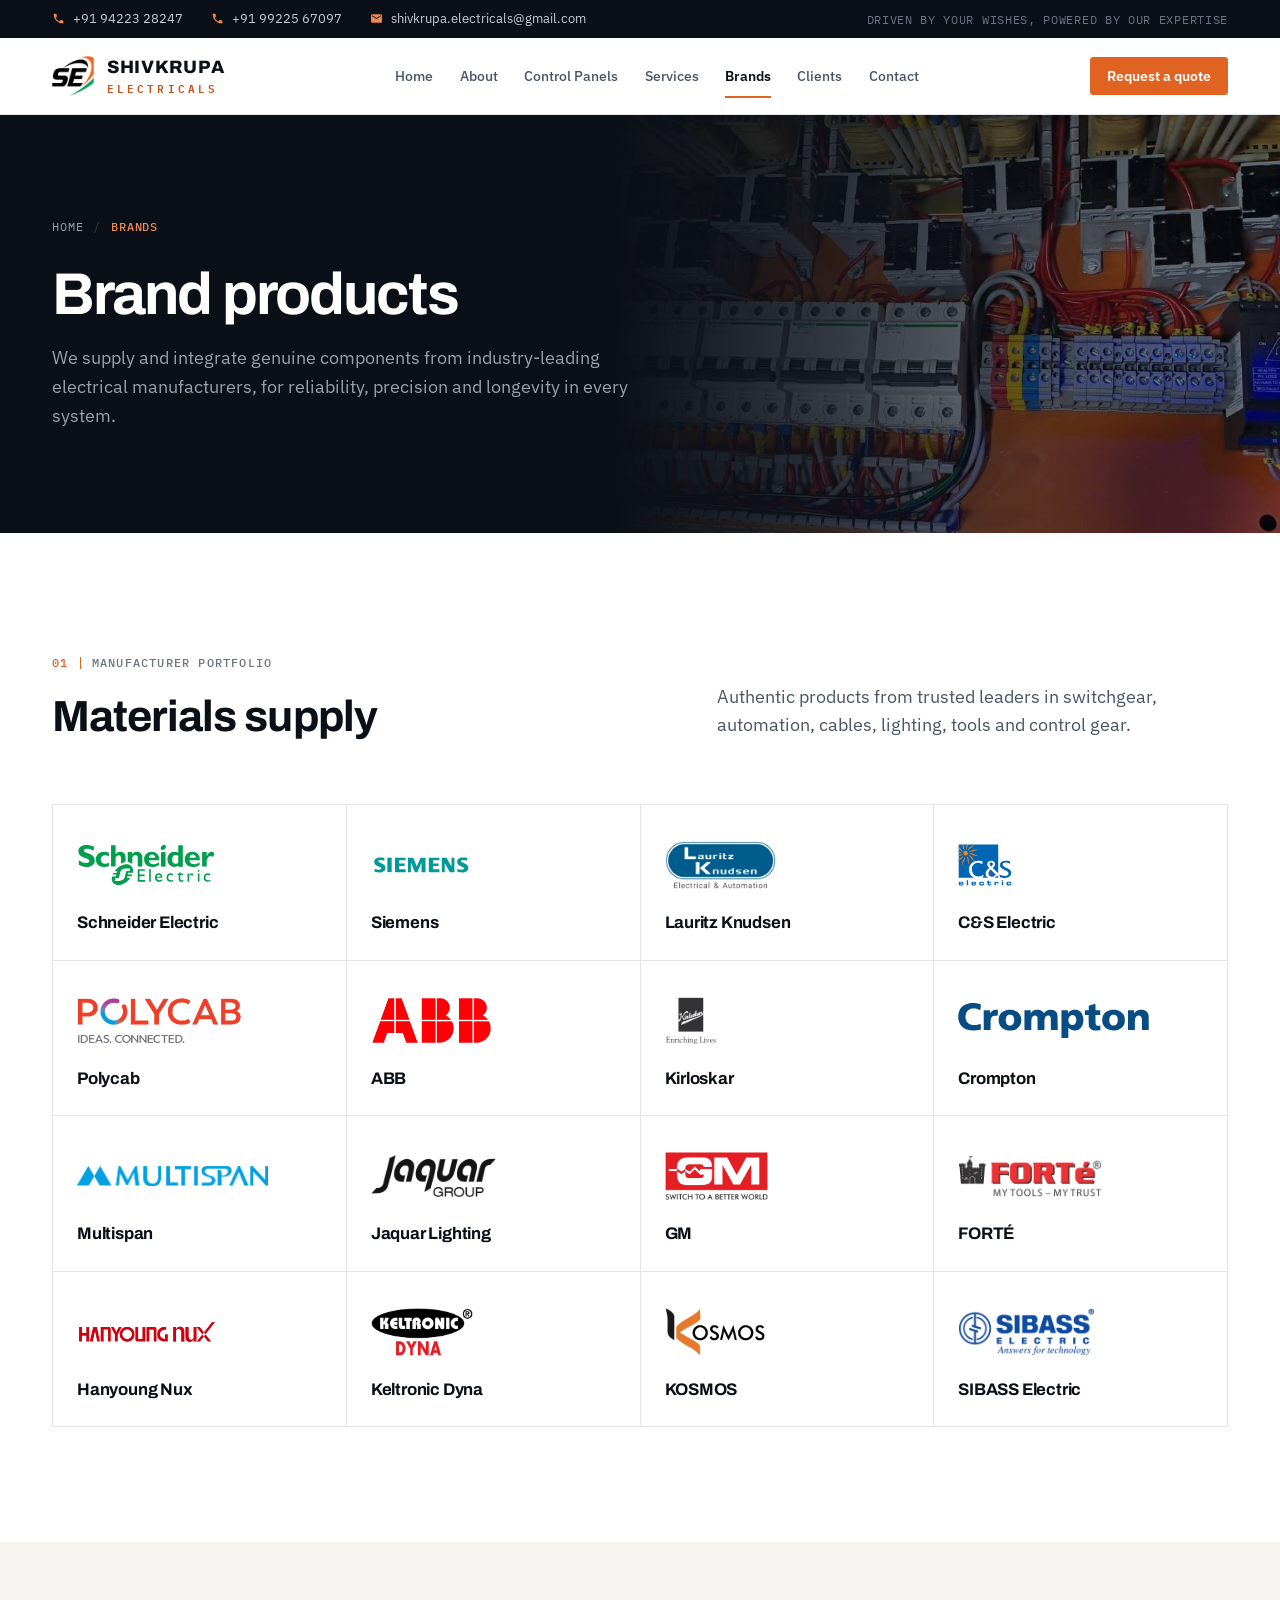
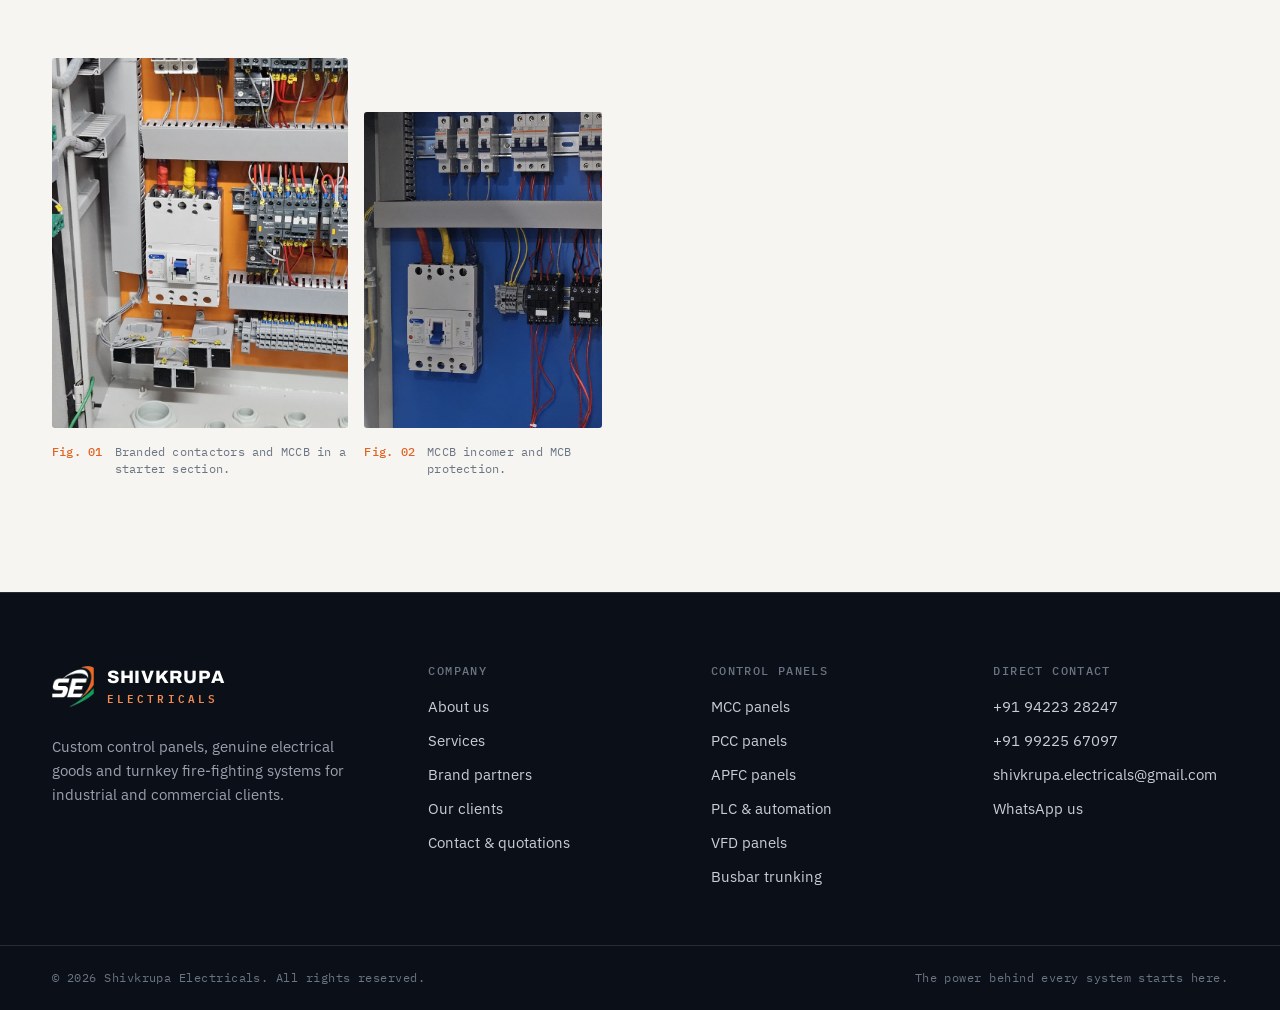
<file: brands.html>
<!DOCTYPE html>
<html lang="en">
<head>
  <meta charset="UTF-8">
  <meta name="viewport" content="width=device-width, initial-scale=1.0">
  <title>Brand Partners | Shivkrupa Electricals</title>
  <meta name="description" content="Shivkrupa Electricals supplies and integrates genuine products from Schneider Electric, Siemens, Lauritz Knudsen, C&S Electric, Polycab, Jaquar, GM, FORTÉ, Hanyoung Nux, Keltronic Dyna, KOSMOS and SIBASS Electric.">
  <meta name="theme-color" content="#0b0f17">
  <meta property="og:type" content="website">
  <meta property="og:title" content="Brand Partners | Shivkrupa Electricals">
  <meta property="og:description" content="Shivkrupa Electricals supplies and integrates genuine products from Schneider Electric, Siemens, Lauritz Knudsen, C&S Electric, Polycab, Jaquar, GM, FORTÉ, Hanyoung Nux, Keltronic Dyna, KOSMOS and SIBASS Electric.">
  <meta property="og:image" content="assets/img/control-wiring.jpg">
  <link rel="icon" type="image/png" href="assets/logo-mark.png">
  <link rel="preconnect" href="https://fonts.googleapis.com">
  <link rel="preconnect" href="https://fonts.gstatic.com" crossorigin>
  <link href="https://fonts.googleapis.com/css2?family=Archivo:wght@500;600;700;800&family=IBM+Plex+Mono:wght@400;500&family=IBM+Plex+Sans:wght@400;500;600&display=swap" rel="stylesheet">
  <link rel="stylesheet" href="css/style.css">
  <script>document.documentElement.classList.add("js");</script>
</head>
<body>

  <div class="topbar">
    <div class="container topbar-inner">
      <div class="topbar-links">
        <a href="tel:+919422328247"><svg viewBox="0 0 24 24" aria-hidden="true"><path d="M6.62 10.79a15.05 15.05 0 006.59 6.59l2.2-2.2a1 1 0 011.01-.24c1.12.37 2.33.57 3.58.57a1 1 0 011 1V20a1 1 0 01-1 1A17 17 0 013 4a1 1 0 011-1h3.5a1 1 0 011 1c0 1.25.2 2.46.57 3.58a1 1 0 01-.24 1.01l-2.21 2.2z"/></svg>+91 94223 28247</a>
        <a href="tel:+919922567097"><svg viewBox="0 0 24 24" aria-hidden="true"><path d="M6.62 10.79a15.05 15.05 0 006.59 6.59l2.2-2.2a1 1 0 011.01-.24c1.12.37 2.33.57 3.58.57a1 1 0 011 1V20a1 1 0 01-1 1A17 17 0 013 4a1 1 0 011-1h3.5a1 1 0 011 1c0 1.25.2 2.46.57 3.58a1 1 0 01-.24 1.01l-2.21 2.2z"/></svg>+91 99225 67097</a>
        <a href="mailto:shivkrupa.electricals@gmail.com"><svg viewBox="0 0 24 24" aria-hidden="true"><path d="M20 4H4a2 2 0 00-2 2v12a2 2 0 002 2h16a2 2 0 002-2V6a2 2 0 00-2-2zm0 4l-8 5-8-5V6l8 5 8-5v2z"/></svg>shivkrupa.electricals@gmail.com</a>
      </div>
      <span class="topbar-note">Driven by your wishes, powered by our expertise</span>
    </div>
  </div>

  <header class="site-header">
    <div class="container nav-bar">
      <a href="index.html" class="brand" aria-label="Shivkrupa Electricals, home">
        <img src="assets/logo-mark.png" alt="" class="brand-mark" width="42" height="42">
        <span class="brand-text">
          <span class="brand-name">SHIVKRUPA</span>
          <span class="brand-sub">ELECTRICALS</span>
        </span>
      </a>

      <nav class="site-nav" id="siteNav" aria-label="Main">
        <a href="index.html" class="nav-link">Home</a>
        <a href="about.html" class="nav-link">About</a>
        <a href="products.html" class="nav-link">Control Panels</a>
        <a href="services.html" class="nav-link">Services</a>
        <a href="brands.html" class="nav-link active" aria-current="page">Brands</a>
        <a href="clients.html" class="nav-link">Clients</a>
        <a href="contact.html" class="nav-link">Contact</a>
      </nav>

      <div class="nav-actions">
        <a href="contact.html" class="btn btn-primary btn-sm">Request a quote</a>
        <button class="hamburger" id="hamburger" type="button" aria-label="Open menu" aria-expanded="false" aria-controls="siteNav">
          <svg viewBox="0 0 24 24" fill="none" stroke="currentColor" stroke-width="1.8" stroke-linecap="round" aria-hidden="true"><path d="M3 7h18M3 12h18M3 17h18"/></svg>
        </button>
      </div>
    </div>
  </header>

  <main id="main">
    <section class="page-hero">
      <div class="page-hero-media" aria-hidden="true"><img src="assets/img/control-wiring.jpg" alt=""></div>
      <div class="container">
        <div class="page-hero-inner on-dark">
          <nav class="crumbs" aria-label="Breadcrumb"><a href="index.html">Home</a><span aria-hidden="true">/</span><strong>Brands</strong></nav>
          <h1>Brand products</h1>
          <p class="lead">We supply and integrate genuine components from industry-leading electrical manufacturers, for reliability, precision and longevity in every system.</p>
        </div>
      </div>
    </section>

    <section class="section">
      <div class="container">
        <div class="section-head reveal">
          <div>
            <span class="eyebrow"><span class="eyebrow-idx">01</span>Manufacturer portfolio</span>
            <h2>Materials supply</h2>
          </div>
          <p class="lead">Authentic products from trusted leaders in switchgear, automation, cables, lighting, tools and control gear.</p>
        </div>

        <div class="brand-grid reveal">
          <article class="brand-tile">
            <div class="brand-logo"><img src="assets/brands/schneider-electric.svg" alt="Schneider Electric logo" loading="lazy"></div>
            <h3>Schneider Electric</h3>
          </article>

          <article class="brand-tile">
            <div class="brand-logo"><img src="assets/brands/siemens.svg" alt="Siemens logo" loading="lazy" class="logo-sm"></div>
            <h3>Siemens</h3>
          </article>

          <article class="brand-tile">
            <div class="brand-logo"><img src="assets/brands/lauritz-knudsen.png" alt="Lauritz Knudsen logo" loading="lazy" class="logo-lg"></div>
            <h3>Lauritz Knudsen</h3>
          </article>

          <article class="brand-tile">
            <div class="brand-logo"><img src="assets/brands/cs-electric.svg" alt="C&amp;S Electric logo" loading="lazy"></div>
            <h3>C&amp;S Electric</h3>
          </article>

          <article class="brand-tile">
            <div class="brand-logo"><img src="assets/brands/polycab.png" alt="Polycab logo" loading="lazy" class="logo-lg"></div>
            <h3>Polycab</h3>
          </article>

          <article class="brand-tile">
            <div class="brand-logo"><img src="assets/brands/abb.png" alt="ABB logo" loading="lazy" class="logo-lg"></div>
            <h3>ABB</h3>
          </article>

          <article class="brand-tile">
            <div class="brand-logo"><img src="assets/brands/kirloskar.png" alt="Kirloskar logo" loading="lazy" class="logo-lg"></div>
            <h3>Kirloskar</h3>
          </article>

          <article class="brand-tile">
            <div class="brand-logo"><img src="assets/brands/crompton.svg" alt="Crompton logo" loading="lazy" class="logo-lg"></div>
            <h3>Crompton</h3>
          </article>

          <article class="brand-tile">
            <div class="brand-logo"><img src="assets/brands/multispan.png" alt="Multispan logo" loading="lazy" class="logo-lg"></div>
            <h3>Multispan</h3>
          </article>

          

          <article class="brand-tile">
            <div class="brand-logo"><img src="assets/brands/jaquar.png" alt="Jaquar logo" loading="lazy"></div>
            <h3>Jaquar Lighting</h3>
          </article>

          <article class="brand-tile">
            <div class="brand-logo"><img src="assets/brands/gm-modular.png" alt="GM logo" loading="lazy" class="logo-lg"></div>
            <h3>GM</h3>
          </article>

          <article class="brand-tile">
            <div class="brand-logo"><img src="assets/brands/forte.png" alt="FORTÉ logo" loading="lazy"></div>
            <h3>FORT&Eacute;</h3>
          </article>

          <article class="brand-tile">
            <div class="brand-logo"><img src="assets/brands/hanyoung-nux.png" alt="Hanyoung Nux logo" loading="lazy" class="logo-sm"></div>
            <h3>Hanyoung Nux</h3>
          </article>

          <article class="brand-tile">
            <div class="brand-logo"><img src="assets/brands/keltronic-dyna.png" alt="Keltronic Dyna logo" loading="lazy" class="logo-lg"></div>
            <h3>Keltronic Dyna</h3>
          </article>

          <article class="brand-tile">
            <div class="brand-logo"><img src="assets/brands/kosmos.png" alt="KOSMOS logo" loading="lazy" class="logo-lg"></div>
            <h3>KOSMOS</h3>
          </article>

          <article class="brand-tile">
            <div class="brand-logo"><img src="assets/brands/sibass.png" alt="SIBASS Electric logo" loading="lazy" class="logo-lg"></div>
            <h3>SIBASS Electric</h3>
          </article>
        </div>
      </div>
    </section>

    <section class="section section-paper">
      <div class="container split">
        <div class="photo-pair reveal">
          <figure>
            <div class="ph"><img src="assets/img/starter-section.jpg" alt="Branded contactors and MCCB in a starter section" width="788" height="1400" loading="lazy"></div>
            <figcaption class="figcap"><b>Fig. 01</b><span>Branded contactors and MCCB in a starter section.</span></figcaption>
          </figure>
          <figure>
            <div class="ph"><img src="assets/img/breaker-detail.jpg" alt="Branded MCCB incomer and MCBs" width="788" height="1400" loading="lazy"></div>
            <figcaption class="figcap"><b>Fig. 02</b><span>MCCB incomer and MCB protection.</span></figcaption>
          </figure>
        </div>
        <div class="reveal">
          <span class="eyebrow"><span class="eyebrow-idx">02</span>Genuine product assurance</span>
          <h2>100% genuine components, every time.</h2>
          <div class="prose" style="margin:1.5rem 0 2rem">
            <p>We never compromise on safety. Every component integrated into our control panels, or supplied directly to our industrial and commercial clients, is authentic, factory-tested and sourced through official distribution channels.</p>
          </div>
          <div class="btn-row">
            
          </div>
        </div>
      </div>
    </section>

  <section class="cta">
    
  </section>
  </main>

  <footer class="site-footer">
    <div class="container footer-grid">
      <div class="footer-brand">
        <a href="index.html" class="brand" aria-label="Shivkrupa Electricals, home">
          <img src="assets/logo-mark-light.png" alt="" class="brand-mark" width="42" height="42" loading="lazy">
          <span class="brand-text">
            <span class="brand-name">SHIVKRUPA</span>
            <span class="brand-sub">ELECTRICALS</span>
          </span>
        </a>
        <p>Custom control panels, genuine electrical goods and turnkey fire-fighting systems for industrial and commercial clients.</p>
      </div>

      <div class="footer-col">
        <h4>Company</h4>
        <ul>
          <li><a href="about.html">About us</a></li>
          <li><a href="services.html">Services</a></li>
          <li><a href="brands.html">Brand partners</a></li>
          <li><a href="clients.html">Our clients</a></li>
          <li><a href="contact.html">Contact &amp; quotations</a></li>
        </ul>
      </div>

      <div class="footer-col">
        <h4>Control panels</h4>
        <ul>
          <li><a href="products.html#mcc">MCC panels</a></li>
          <li><a href="products.html#pcc">PCC panels</a></li>
          <li><a href="products.html#apfc">APFC panels</a></li>
          <li><a href="products.html#plc">PLC &amp; automation</a></li>
          <li><a href="products.html#vfd">VFD panels</a></li>
          <li><a href="products.html#busbar">Busbar trunking</a></li>
        </ul>
      </div>

      <div class="footer-col">
        <h4>Direct contact</h4>
        <ul>
          <li><a href="tel:+919422328247">+91 94223 28247</a></li>
          <li><a href="tel:+919922567097">+91 99225 67097</a></li>
          <li><a href="mailto:shivkrupa.electricals@gmail.com">shivkrupa.electricals@gmail.com</a></li>
          <li><a href="https://wa.me/919422328247" target="_blank" rel="noopener">WhatsApp us</a></li>
        </ul>
      </div>
    </div>

    <div class="footer-bottom">
      <div class="container footer-bottom-inner">
        <span>&copy; 2026 Shivkrupa Electricals. All rights reserved.</span>
        <span>The power behind every system starts here.</span>
      </div>
    </div>
  </footer>

  <script src="js/main.js" defer></script>
</body>
</html>
</file>
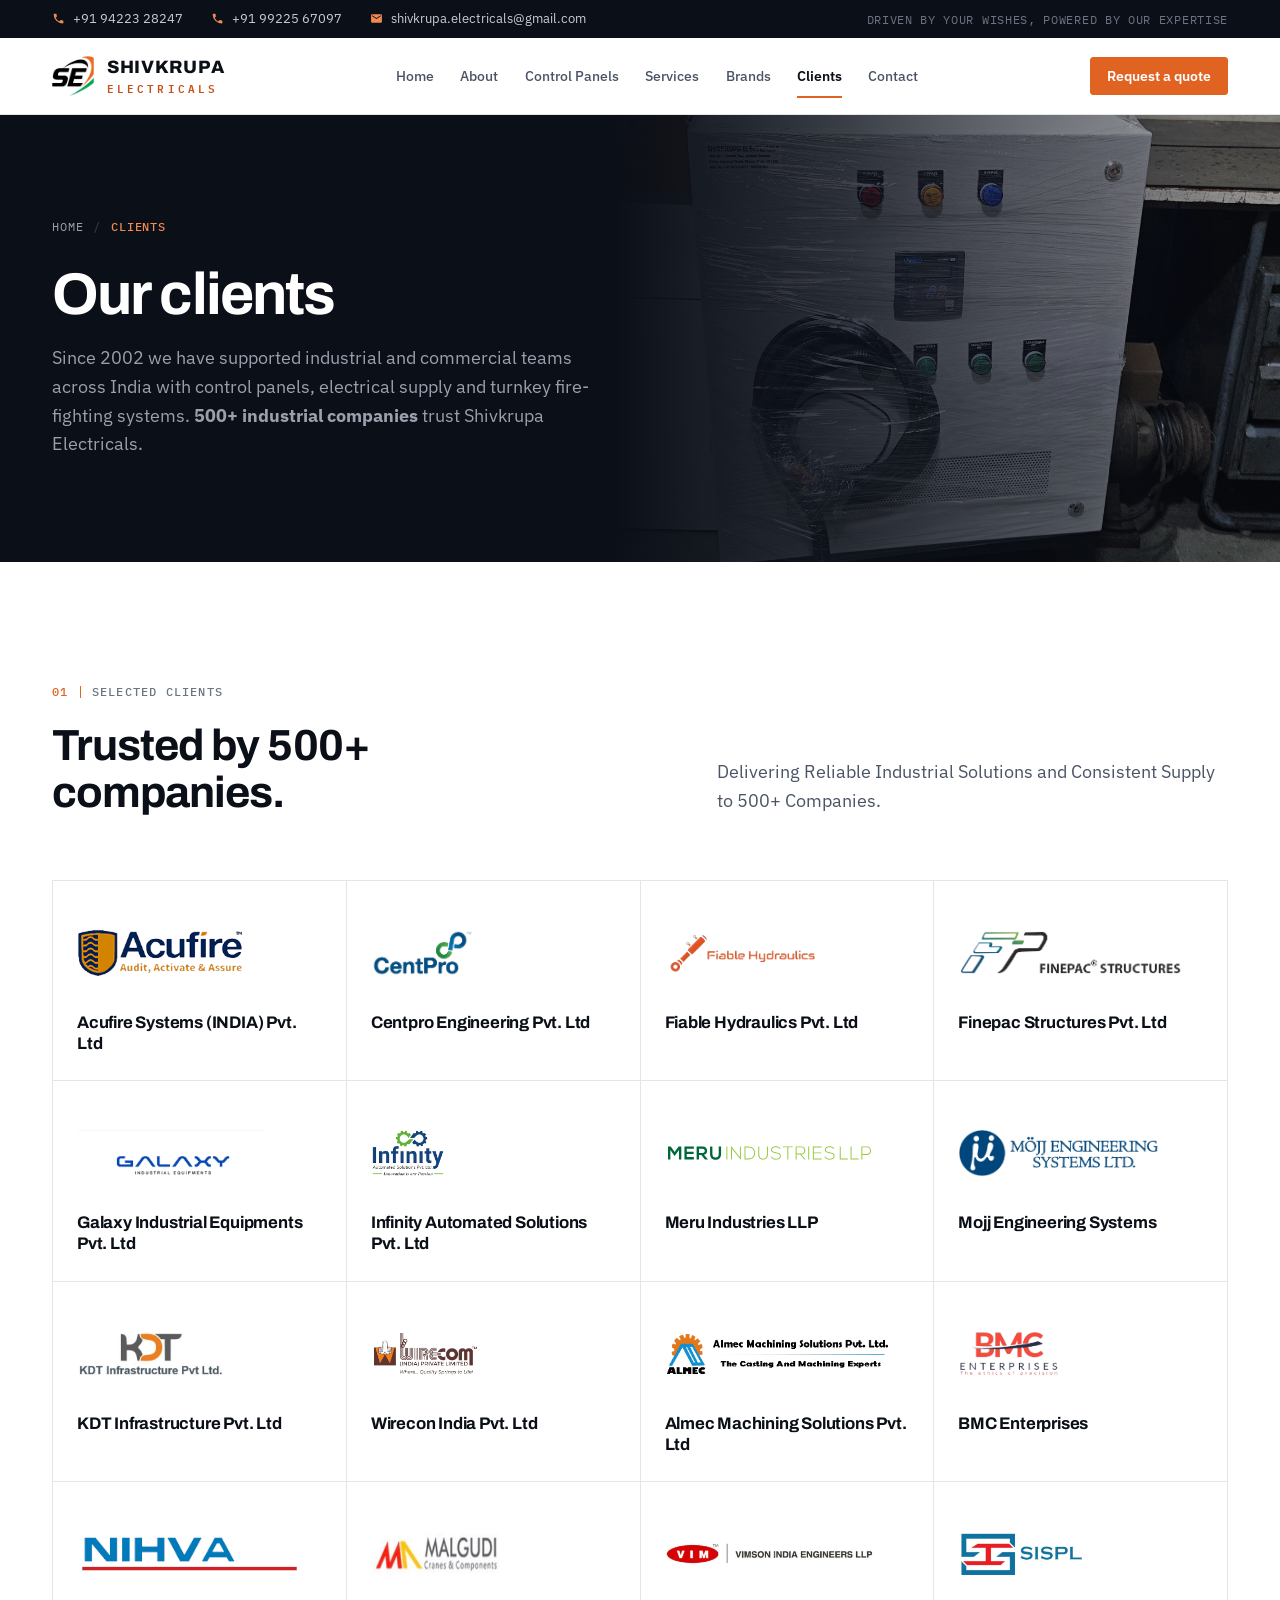
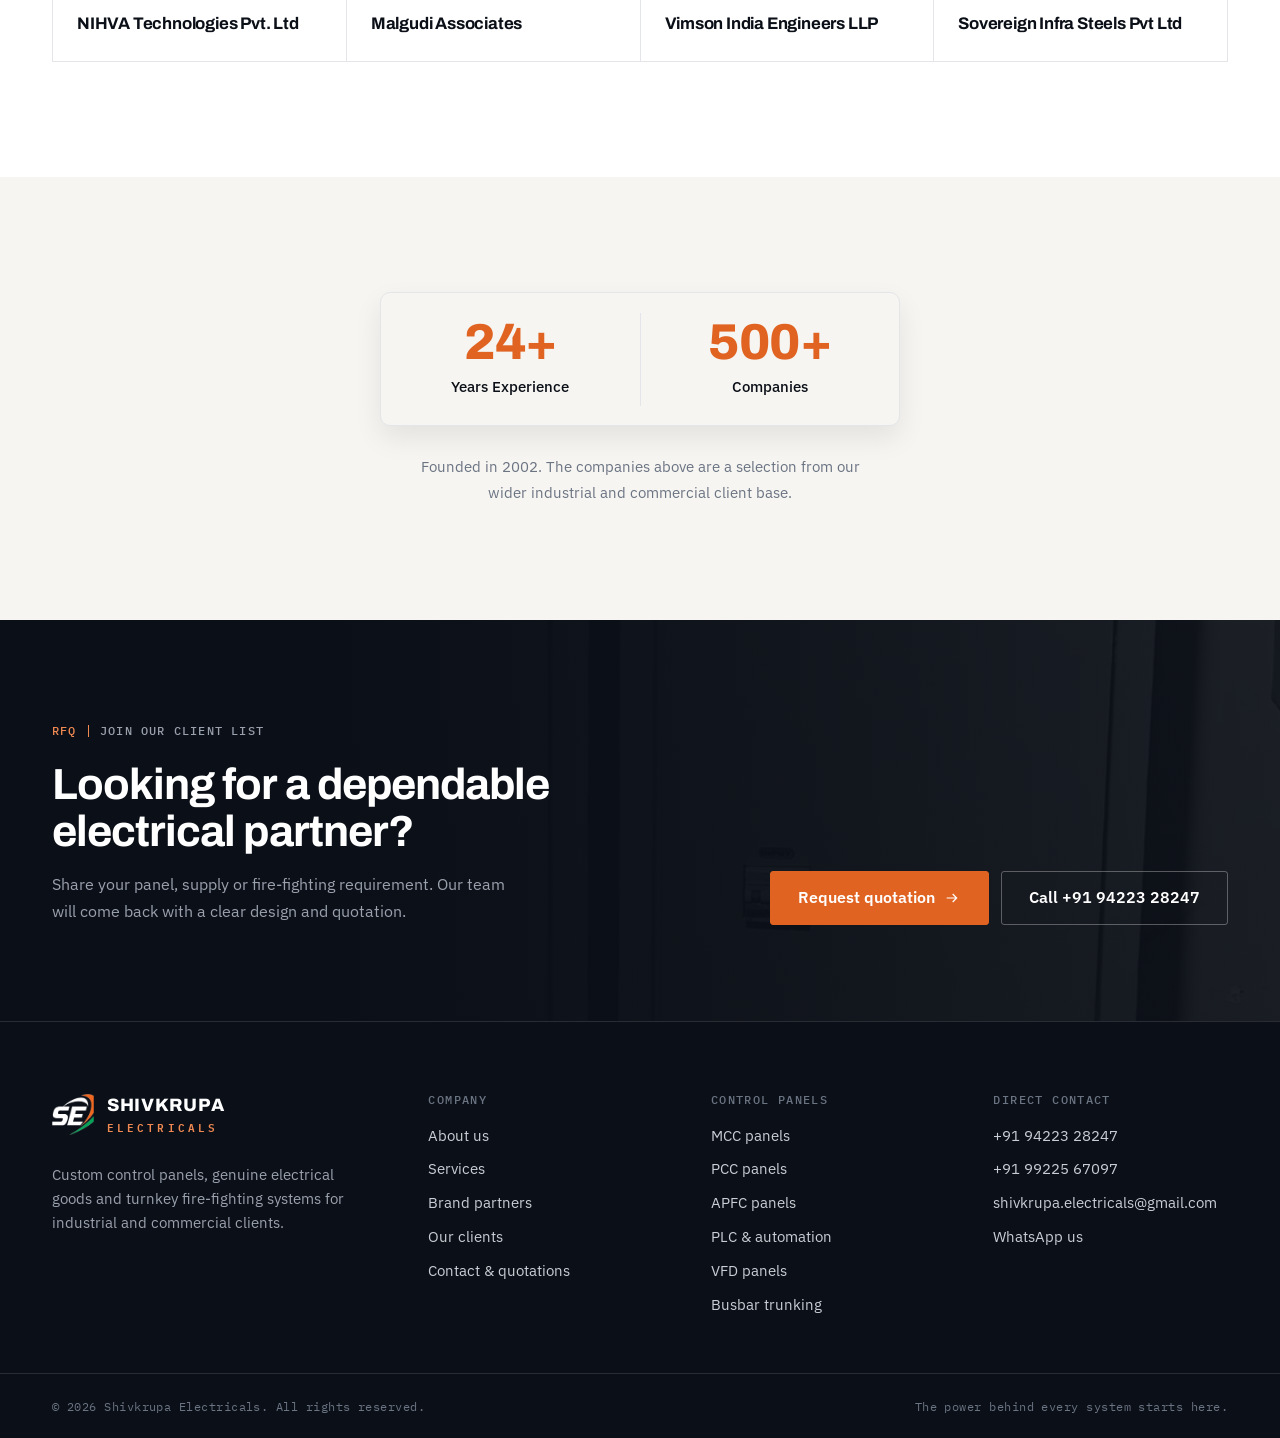
<file: clients.html>
<!DOCTYPE html>
<html lang="en">
<head>
  <meta charset="UTF-8">
  <meta name="viewport" content="width=device-width, initial-scale=1.0">
  <title>Our Clients | Shivkrupa Electricals</title>
  <meta name="description" content="Shivkrupa Electricals serves 500+ clients across India, including Acufire, Centpro, Fiable Hydraulics, Finepac, Infinity Automated Solutions, Meru Industries, Mojj Engineering, KDT Infrastructure, Wirecon, Almec, BMC Enterprises and NIHVA Technologies.">
  <meta name="theme-color" content="#0b0f17">
  <meta property="og:type" content="website">
  <meta property="og:title" content="Our Clients | Shivkrupa Electricals">
  <meta property="og:description" content="Shivkrupa Electricals serves 500+ clients across India, including Acufire, Centpro, Fiable Hydraulics, Finepac, Infinity Automated Solutions, Meru Industries, Mojj Engineering, KDT Infrastructure, Wirecon, Almec, BMC Enterprises and NIHVA Technologies.">
  <meta property="og:image" content="assets/img/dispatch-panel.jpg">
  <link rel="icon" type="image/png" href="assets/logo-mark.png">
  <link rel="preconnect" href="https://fonts.googleapis.com">
  <link rel="preconnect" href="https://fonts.gstatic.com" crossorigin>
  <link href="https://fonts.googleapis.com/css2?family=Archivo:wght@500;600;700;800&family=IBM+Plex+Mono:wght@400;500&family=IBM+Plex+Sans:wght@400;500;600&display=swap" rel="stylesheet">
  <link rel="stylesheet" href="css/style.css">
  <script>document.documentElement.classList.add("js");</script>
</head>
<body>

  <div class="topbar">
    <div class="container topbar-inner">
      <div class="topbar-links">
        <a href="tel:+919422328247"><svg viewBox="0 0 24 24" aria-hidden="true"><path d="M6.62 10.79a15.05 15.05 0 006.59 6.59l2.2-2.2a1 1 0 011.01-.24c1.12.37 2.33.57 3.58.57a1 1 0 011 1V20a1 1 0 01-1 1A17 17 0 013 4a1 1 0 011-1h3.5a1 1 0 011 1c0 1.25.2 2.46.57 3.58a1 1 0 01-.24 1.01l-2.21 2.2z"/></svg>+91 94223 28247</a>
        <a href="tel:+919922567097"><svg viewBox="0 0 24 24" aria-hidden="true"><path d="M6.62 10.79a15.05 15.05 0 006.59 6.59l2.2-2.2a1 1 0 011.01-.24c1.12.37 2.33.57 3.58.57a1 1 0 011 1V20a1 1 0 01-1 1A17 17 0 013 4a1 1 0 011-1h3.5a1 1 0 011 1c0 1.25.2 2.46.57 3.58a1 1 0 01-.24 1.01l-2.21 2.2z"/></svg>+91 99225 67097</a>
        <a href="mailto:shivkrupa.electricals@gmail.com"><svg viewBox="0 0 24 24" aria-hidden="true"><path d="M20 4H4a2 2 0 00-2 2v12a2 2 0 002 2h16a2 2 0 002-2V6a2 2 0 00-2-2zm0 4l-8 5-8-5V6l8 5 8-5v2z"/></svg>shivkrupa.electricals@gmail.com</a>
      </div>
      <span class="topbar-note">Driven by your wishes, powered by our expertise</span>
    </div>
  </div>

  <header class="site-header">
    <div class="container nav-bar">
      <a href="index.html" class="brand" aria-label="Shivkrupa Electricals, home">
        <img src="assets/logo-mark.png" alt="" class="brand-mark" width="42" height="42">
        <span class="brand-text">
          <span class="brand-name">SHIVKRUPA</span>
          <span class="brand-sub">ELECTRICALS</span>
        </span>
      </a>

      <nav class="site-nav" id="siteNav" aria-label="Main">
        <a href="index.html" class="nav-link">Home</a>
        <a href="about.html" class="nav-link">About</a>
        <a href="products.html" class="nav-link">Control Panels</a>
        <a href="services.html" class="nav-link">Services</a>
        <a href="brands.html" class="nav-link">Brands</a>
        <a href="clients.html" class="nav-link active" aria-current="page">Clients</a>
        <a href="contact.html" class="nav-link">Contact</a>
      </nav>

      <div class="nav-actions">
        <a href="contact.html" class="btn btn-primary btn-sm">Request a quote</a>
        <button class="hamburger" id="hamburger" type="button" aria-label="Open menu" aria-expanded="false" aria-controls="siteNav">
          <svg viewBox="0 0 24 24" fill="none" stroke="currentColor" stroke-width="1.8" stroke-linecap="round" aria-hidden="true"><path d="M3 7h18M3 12h18M3 17h18"/></svg>
        </button>
      </div>
    </div>
  </header>

  <main id="main">
    <section class="page-hero">
      <div class="page-hero-media" aria-hidden="true"><img src="assets/img/dispatch-panel.jpg" alt=""></div>
      <div class="container">
        <div class="page-hero-inner on-dark">
          <nav class="crumbs" aria-label="Breadcrumb"><a href="index.html">Home</a><span aria-hidden="true">/</span><strong>Clients</strong></nav>
          <h1>Our clients</h1>
          <p class="lead">Since 2002 we have supported industrial and commercial teams across India with control panels, electrical supply and turnkey fire-fighting systems. <strong>500+ industrial companies</strong> trust Shivkrupa Electricals.</p>
        </div>
      </div>
    </section>

    <section class="section">
      <div class="container">
        <div class="section-head reveal">
          <div>
            <span class="eyebrow"><span class="eyebrow-idx">01</span>Selected clients</span>
            <h2>Trusted by 500+ companies.</h2>
          </div>
          <p class="lead">Delivering Reliable Industrial Solutions and Consistent Supply to 500+ Companies.</p>
        </div>

        <div class="brand-grid client-grid reveal">
          <article class="brand-tile">
            <div class="brand-logo"><img src="assets/clients/acufire.png" alt="Acufire Systems logo" loading="lazy" class="logo-lg"></div>
            <h3>Acufire Systems (INDIA) Pvt. Ltd</h3>
          </article>

          <article class="brand-tile">
            <div class="brand-logo"><img src="assets/clients/centpro.png" alt="Centpro Engineering logo" loading="lazy" class="logo-lg"></div>
            <h3>Centpro Engineering Pvt. Ltd</h3>
          </article>

          <article class="brand-tile">
            <div class="brand-logo"><img src="assets/clients/fiable.png" alt="Fiable Hydraulics logo" loading="lazy" class="logo-lg"></div>
            <h3>Fiable Hydraulics Pvt. Ltd</h3>
          </article>

          <article class="brand-tile">
            <div class="brand-logo"><img src="assets/clients/finepac.png" alt="Finepac Structures logo" loading="lazy" class="logo-lg"></div>
            <h3>Finepac Structures Pvt. Ltd</h3>
          </article>

          <article class="brand-tile">
            <div class="brand-logo"><img src="assets/clients/galaxy.png" alt="Galaxy Industrial Equipments logo" loading="lazy" class="logo-lg"></div>
            <h3>Galaxy Industrial Equipments Pvt. Ltd</h3>
          </article>

          <article class="brand-tile">
            <div class="brand-logo"><img src="assets/clients/infinity.png" alt="Infinity Automated Solutions logo" loading="lazy" class="logo-lg"></div>
            <h3>Infinity Automated Solutions Pvt. Ltd</h3>
          </article>

          <article class="brand-tile">
            <div class="brand-logo"><img src="assets/clients/meru.svg" alt="Meru Industries logo" loading="lazy" class="logo-lg"></div>
            <h3>Meru Industries LLP</h3>
          </article>

          <article class="brand-tile">
            <div class="brand-logo"><img src="assets/clients/mojj.png" alt="Mojj Engineering Systems logo" loading="lazy" class="logo-lg"></div>
            <h3>Mojj Engineering Systems</h3>
          </article>

          <article class="brand-tile">
            <div class="brand-logo"><img src="assets/clients/kdt.png" alt="KDT Infrastructure logo" loading="lazy" class="logo-lg"></div>
            <h3>KDT Infrastructure Pvt. Ltd</h3>
          </article>

          <article class="brand-tile">
            <div class="brand-logo"><img src="assets/clients/wirecon.png" alt="Wirecon India logo" loading="lazy" class="logo-lg"></div>
            <h3>Wirecon India Pvt. Ltd</h3>
          </article>

          <article class="brand-tile">
            <div class="brand-logo"><img src="assets/clients/almec.png" alt="Almec Machining Solutions logo" loading="lazy" class="logo-lg"></div>
            <h3>Almec Machining Solutions Pvt. Ltd</h3>
          </article>

          <article class="brand-tile">
            <div class="brand-logo"><img src="assets/clients/bmc.png" alt="BMC Enterprises logo" loading="lazy" class="logo-lg"></div>
            <h3>BMC Enterprises</h3>
          </article>

          <article class="brand-tile">
            <div class="brand-logo"><img src="assets/clients/nihva.png" alt="NIHVA Technologies logo" loading="lazy" class="logo-lg"></div>
            <h3>NIHVA Technologies Pvt. Ltd</h3>
          </article>

          <article class="brand-tile">
            <div class="brand-logo"><img src="assets/clients/malgudi.png" alt="Malgudi Associates logo" loading="lazy" class="logo-lg"></div>
            <h3>Malgudi Associates</h3>
          </article>

          <article class="brand-tile">
            <div class="brand-logo"><img src="assets/clients/vimson.png" alt="Vimson India Engineers logo" loading="lazy" class="logo-lg"></div>
            <h3>Vimson India Engineers LLP</h3>
          </article>

          <article class="brand-tile">
            <div class="brand-logo"><img src="assets/clients/sispl.png" alt="Sovereign Infra Steels logo" loading="lazy" class="logo-lg"></div>
            <h3>Sovereign Infra Steels Pvt Ltd</h3>
          </article>
        </div>
      </div>
    </section>

    <section class="section section-paper">
      <div class="container">
        <div class="hero-stats-card clients-page-stats reveal">
          <div class="hero-stat">
            <span class="hero-stat-num">24+</span>
            <span class="hero-stat-label">Years Experience</span>
          </div>
          <div class="hero-stat-divider" aria-hidden="true"></div>
          <div class="hero-stat">
            <span class="hero-stat-num">500+</span>
            <span class="hero-stat-label">Companies</span>
          </div>
        </div>
        <p class="clients-note reveal">Founded in 2002. The companies above are a selection from our wider industrial and commercial client base.</p>
      </div>
    </section>

  <section class="cta">
    <div class="cta-media" aria-hidden="true"><img src="assets/img/floor-panels.jpg" alt="" loading="lazy"></div>
    <div class="container cta-inner on-dark">
      <div>
        <span class="eyebrow"><span class="eyebrow-idx">RFQ</span>Join our client list</span>
        <h2>Looking for a dependable electrical partner?</h2>
        <p>Share your panel, supply or fire-fighting requirement. Our team will come back with a clear design and quotation.</p>
      </div>
      <div class="btn-row">
        <a href="contact.html" class="btn btn-primary btn-lg">Request quotation <svg viewBox="0 0 24 24" fill="none" stroke="currentColor" stroke-width="1.8" aria-hidden="true"><path d="M4 12h15M13 6l6 6-6 6"/></svg></a>
        <a href="tel:+919422328247" class="btn btn-line-light btn-lg">Call +91 94223 28247</a>
      </div>
    </div>
  </section>
  </main>

  <footer class="site-footer">
    <div class="container footer-grid">
      <div class="footer-brand">
        <a href="index.html" class="brand" aria-label="Shivkrupa Electricals, home">
          <img src="assets/logo-mark-light.png" alt="" class="brand-mark" width="42" height="42" loading="lazy">
          <span class="brand-text">
            <span class="brand-name">SHIVKRUPA</span>
            <span class="brand-sub">ELECTRICALS</span>
          </span>
        </a>
        <p>Custom control panels, genuine electrical goods and turnkey fire-fighting systems for industrial and commercial clients.</p>
      </div>

      <div class="footer-col">
        <h4>Company</h4>
        <ul>
          <li><a href="about.html">About us</a></li>
          <li><a href="services.html">Services</a></li>
          <li><a href="brands.html">Brand partners</a></li>
          <li><a href="clients.html">Our clients</a></li>
          <li><a href="contact.html">Contact &amp; quotations</a></li>
        </ul>
      </div>

      <div class="footer-col">
        <h4>Control panels</h4>
        <ul>
          <li><a href="products.html#mcc">MCC panels</a></li>
          <li><a href="products.html#pcc">PCC panels</a></li>
          <li><a href="products.html#apfc">APFC panels</a></li>
          <li><a href="products.html#plc">PLC &amp; automation</a></li>
          <li><a href="products.html#vfd">VFD panels</a></li>
          <li><a href="products.html#busbar">Busbar trunking</a></li>
        </ul>
      </div>

      <div class="footer-col">
        <h4>Direct contact</h4>
        <ul>
          <li><a href="tel:+919422328247">+91 94223 28247</a></li>
          <li><a href="tel:+919922567097">+91 99225 67097</a></li>
          <li><a href="mailto:shivkrupa.electricals@gmail.com">shivkrupa.electricals@gmail.com</a></li>
          <li><a href="https://wa.me/919422328247" target="_blank" rel="noopener">WhatsApp us</a></li>
        </ul>
      </div>
    </div>

    <div class="footer-bottom">
      <div class="container footer-bottom-inner">
        <span>&copy; 2026 Shivkrupa Electricals. All rights reserved.</span>
        <span>The power behind every system starts here.</span>
      </div>
    </div>
  </footer>

  <script src="js/main.js" defer></script>
</body>
</html>
</file>
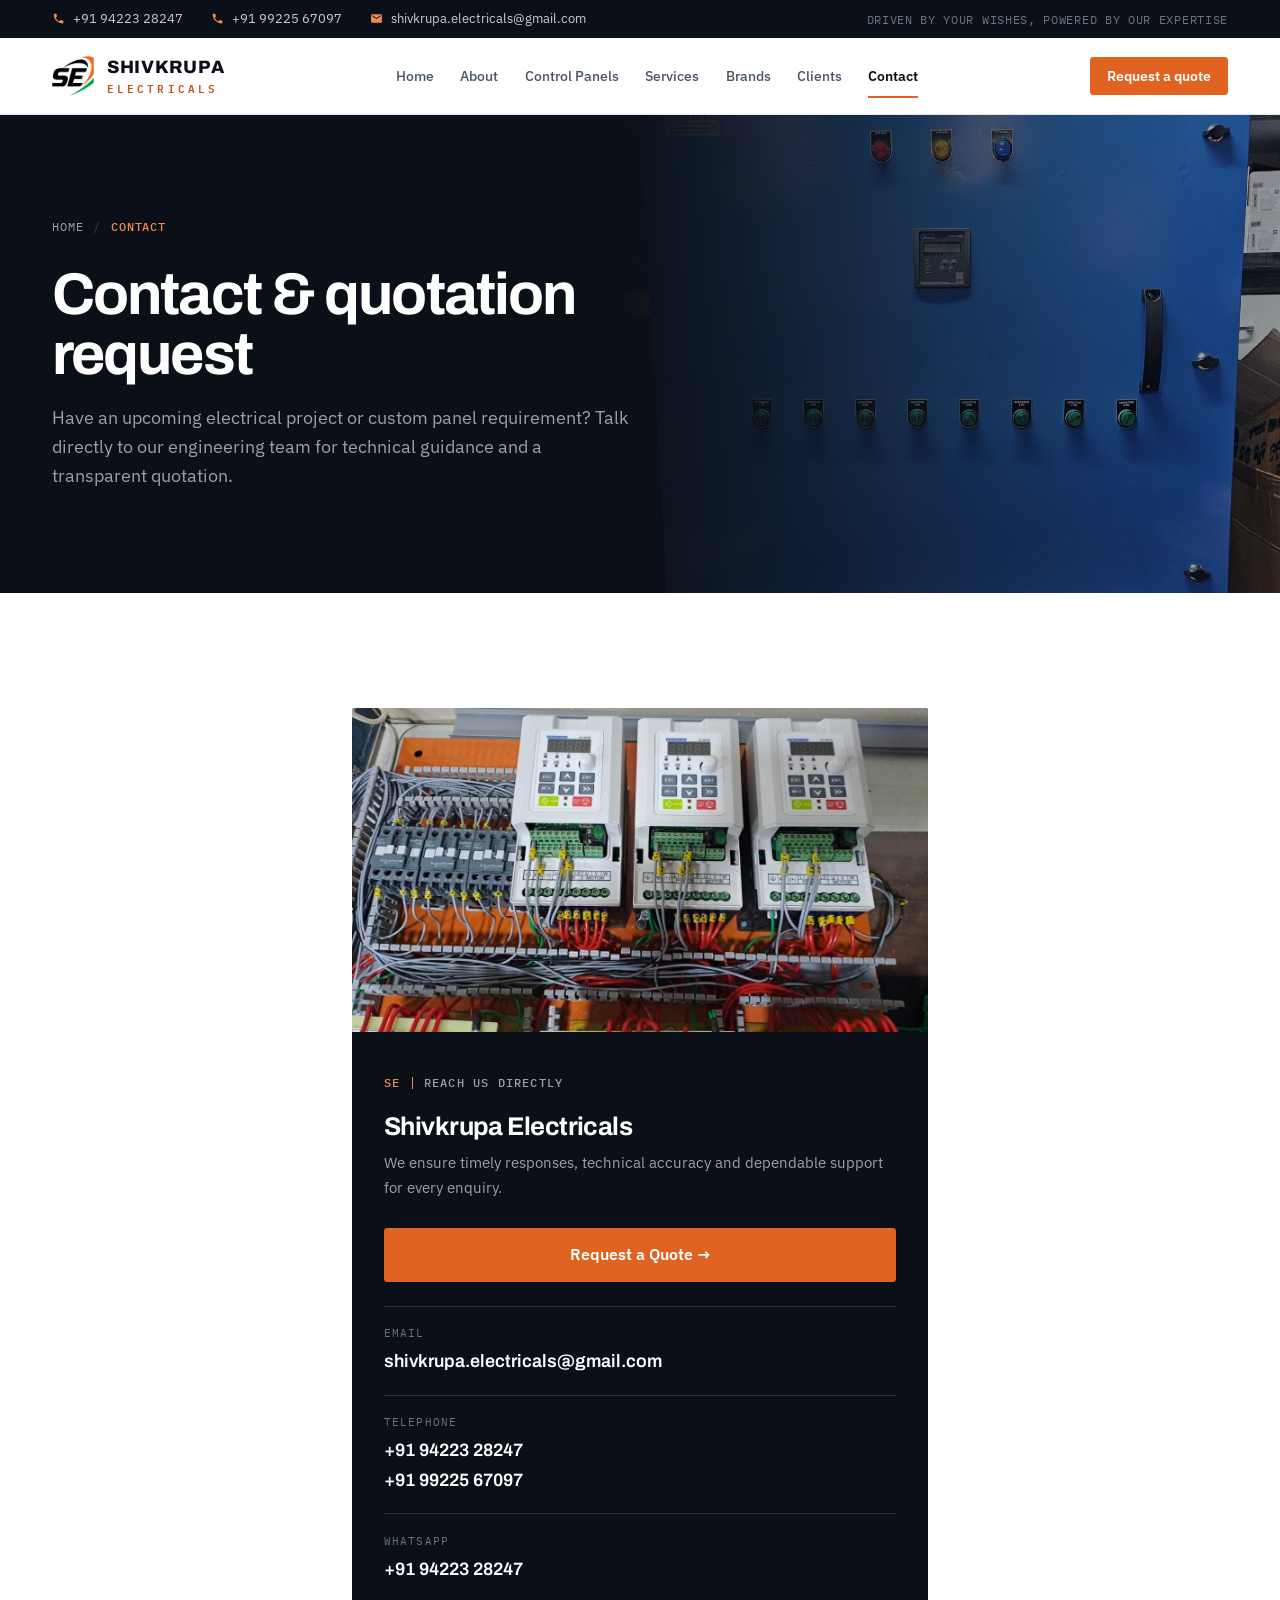
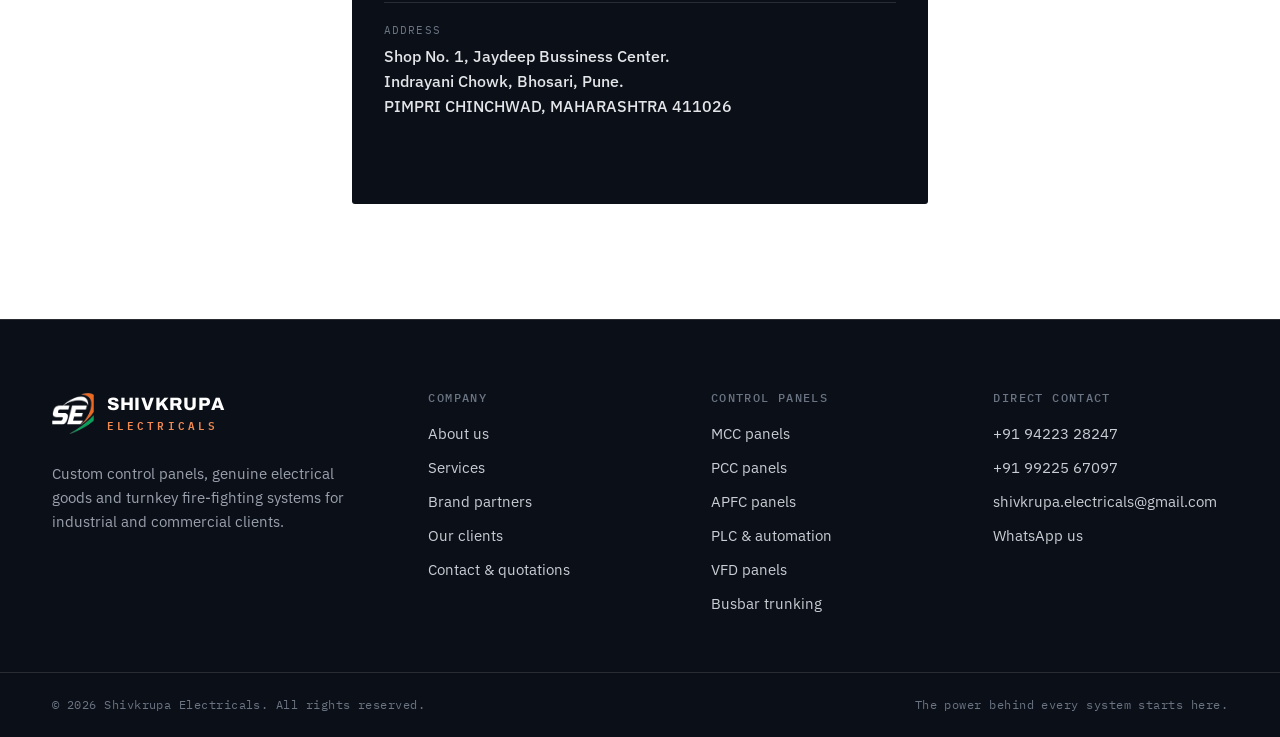
<file: contact.html>
<!DOCTYPE html>
<html lang="en">
<head>
  <meta charset="UTF-8">
  <meta name="viewport" content="width=device-width, initial-scale=1.0">
  <title>Contact & Quotations | Shivkrupa Electricals</title>
  <meta name="description" content="Contact Shivkrupa Electricals on +91 94223 28247 / +91 99225 67097 or shivkrupa.electricals@gmail.com for control panel design, electrical supply and technical quotations.">
  <meta name="theme-color" content="#0b0f17">
  <meta property="og:type" content="website">
  <meta property="og:title" content="Contact & Quotations | Shivkrupa Electricals">
  <meta property="og:description" content="Contact Shivkrupa Electricals on +91 94223 28247 / +91 99225 67097 or shivkrupa.electricals@gmail.com for control panel design, electrical supply and technical quotations.">
  <meta property="og:image" content="assets/img/feeder-panel.jpg">
  <link rel="icon" type="image/png" href="assets/logo-mark.png">
  <link rel="preconnect" href="https://fonts.googleapis.com">
  <link rel="preconnect" href="https://fonts.gstatic.com" crossorigin>
  <link href="https://fonts.googleapis.com/css2?family=Archivo:wght@500;600;700;800&family=IBM+Plex+Mono:wght@400;500&family=IBM+Plex+Sans:wght@400;500;600&display=swap" rel="stylesheet">
  <link rel="stylesheet" href="css/style.css">
  <script>document.documentElement.classList.add("js");</script>
</head>
<body>

  <div class="topbar">
    <div class="container topbar-inner">
      <div class="topbar-links">
        <a href="tel:+919422328247"><svg viewBox="0 0 24 24" aria-hidden="true"><path d="M6.62 10.79a15.05 15.05 0 006.59 6.59l2.2-2.2a1 1 0 011.01-.24c1.12.37 2.33.57 3.58.57a1 1 0 011 1V20a1 1 0 01-1 1A17 17 0 013 4a1 1 0 011-1h3.5a1 1 0 011 1c0 1.25.2 2.46.57 3.58a1 1 0 01-.24 1.01l-2.21 2.2z"/></svg>+91 94223 28247</a>
        <a href="tel:+919922567097"><svg viewBox="0 0 24 24" aria-hidden="true"><path d="M6.62 10.79a15.05 15.05 0 006.59 6.59l2.2-2.2a1 1 0 011.01-.24c1.12.37 2.33.57 3.58.57a1 1 0 011 1V20a1 1 0 01-1 1A17 17 0 013 4a1 1 0 011-1h3.5a1 1 0 011 1c0 1.25.2 2.46.57 3.58a1 1 0 01-.24 1.01l-2.21 2.2z"/></svg>+91 99225 67097</a>
        <a href="mailto:shivkrupa.electricals@gmail.com"><svg viewBox="0 0 24 24" aria-hidden="true"><path d="M20 4H4a2 2 0 00-2 2v12a2 2 0 002 2h16a2 2 0 002-2V6a2 2 0 00-2-2zm0 4l-8 5-8-5V6l8 5 8-5v2z"/></svg>shivkrupa.electricals@gmail.com</a>
      </div>
      <span class="topbar-note">Driven by your wishes, powered by our expertise</span>
    </div>
  </div>

  <header class="site-header">
    <div class="container nav-bar">
      <a href="index.html" class="brand" aria-label="Shivkrupa Electricals, home">
        <img src="assets/logo-mark.png" alt="" class="brand-mark" width="42" height="42">
        <span class="brand-text">
          <span class="brand-name">SHIVKRUPA</span>
          <span class="brand-sub">ELECTRICALS</span>
        </span>
      </a>

      <nav class="site-nav" id="siteNav" aria-label="Main">
        <a href="index.html" class="nav-link">Home</a>
        <a href="about.html" class="nav-link">About</a>
        <a href="products.html" class="nav-link">Control Panels</a>
        <a href="services.html" class="nav-link">Services</a>
        <a href="brands.html" class="nav-link">Brands</a>
        <a href="clients.html" class="nav-link">Clients</a>
        <a href="contact.html" class="nav-link active" aria-current="page">Contact</a>
      </nav>

      <div class="nav-actions">
        <a href="contact.html" class="btn btn-primary btn-sm">Request a quote</a>
        <button class="hamburger" id="hamburger" type="button" aria-label="Open menu" aria-expanded="false" aria-controls="siteNav">
          <svg viewBox="0 0 24 24" fill="none" stroke="currentColor" stroke-width="1.8" stroke-linecap="round" aria-hidden="true"><path d="M3 7h18M3 12h18M3 17h18"/></svg>
        </button>
      </div>
    </div>
  </header>

  <main id="main">
    <section class="page-hero">
      <div class="page-hero-media" aria-hidden="true"><img src="assets/img/feeder-panel.jpg" alt="" style="object-position:50% 40%"></div>
      <div class="container">
        <div class="page-hero-inner on-dark">
          <nav class="crumbs" aria-label="Breadcrumb"><a href="index.html">Home</a><span aria-hidden="true">/</span><strong>Contact</strong></nav>
          <h1>Contact &amp; quotation request</h1>
          <p class="lead">Have an upcoming electrical project or custom panel requirement? Talk directly to our engineering team for technical guidance and a transparent quotation.</p>
        </div>
      </div>
    </section>

    <section class="section">
      <div class="container contact-only">
        <aside class="contact-card on-dark">
          <div class="contact-card-media"><img src="assets/img/vfd-drives.jpg" alt="VFD panel built by Shivkrupa Electricals" width="1280" height="720" loading="lazy"></div>
          <div class="contact-card-body">
            <span class="eyebrow"><span class="eyebrow-idx">SE</span>Reach us directly</span>
            <h2>Shivkrupa Electricals</h2>
            <p>We ensure timely responses, technical accuracy and dependable support for every enquiry.</p>

            <div style="margin: 1.5rem 0;">
              <a href="contact.html" class="btn btn-primary btn-lg" style="width:100%;justify-content:center;">Request a Quote &rarr;</a>
            </div>

            <div class="channel">
              <span class="channel-label">Email</span>
              <a href="mailto:shivkrupa.electricals@gmail.com">shivkrupa.electricals@gmail.com</a>
            </div>
            <div class="channel">
              <span class="channel-label">Telephone</span>
              <a href="tel:+919422328247">+91 94223 28247</a>
              <a href="tel:+919922567097">+91 99225 67097</a>
            </div>
            <div class="channel">
              <span class="channel-label">WhatsApp</span>
              <a href="https://wa.me/919422328247" target="_blank" rel="noopener">+91 94223 28247</a>
            </div>
            <div class="channel">
              <span class="channel-label">Address</span>
              <p class="channel-address">Shop No. 1, Jaydeep Bussiness Center.<br>Indrayani Chowk, Bhosari, Pune.<br>PIMPRI CHINCHWAD, MAHARASHTRA 411026</p>
            </div>
          </div>
        </aside>
      </div>
    </section>
  </main>

  <footer class="site-footer">
    <div class="container footer-grid">
      <div class="footer-brand">
        <a href="index.html" class="brand" aria-label="Shivkrupa Electricals, home">
          <img src="assets/logo-mark-light.png" alt="" class="brand-mark" width="42" height="42" loading="lazy">
          <span class="brand-text">
            <span class="brand-name">SHIVKRUPA</span>
            <span class="brand-sub">ELECTRICALS</span>
          </span>
        </a>
        <p>Custom control panels, genuine electrical goods and turnkey fire-fighting systems for industrial and commercial clients.</p>
      </div>

      <div class="footer-col">
        <h4>Company</h4>
        <ul>
          <li><a href="about.html">About us</a></li>
          <li><a href="services.html">Services</a></li>
          <li><a href="brands.html">Brand partners</a></li>
          <li><a href="clients.html">Our clients</a></li>
          <li><a href="contact.html">Contact &amp; quotations</a></li>
        </ul>
      </div>

      <div class="footer-col">
        <h4>Control panels</h4>
        <ul>
          <li><a href="products.html#mcc">MCC panels</a></li>
          <li><a href="products.html#pcc">PCC panels</a></li>
          <li><a href="products.html#apfc">APFC panels</a></li>
          <li><a href="products.html#plc">PLC &amp; automation</a></li>
          <li><a href="products.html#vfd">VFD panels</a></li>
          <li><a href="products.html#busbar">Busbar trunking</a></li>
        </ul>
      </div>

      <div class="footer-col">
        <h4>Direct contact</h4>
        <ul>
          <li><a href="tel:+919422328247">+91 94223 28247</a></li>
          <li><a href="tel:+919922567097">+91 99225 67097</a></li>
          <li><a href="mailto:shivkrupa.electricals@gmail.com">shivkrupa.electricals@gmail.com</a></li>
          <li><a href="https://wa.me/919422328247" target="_blank" rel="noopener">WhatsApp us</a></li>
        </ul>
      </div>
    </div>

    <div class="footer-bottom">
      <div class="container footer-bottom-inner">
        <span>&copy; 2026 Shivkrupa Electricals. All rights reserved.</span>
        <span>The power behind every system starts here.</span>
      </div>
    </div>
  </footer>

  <script src="js/main.js" defer></script>
</body>
</html>
</file>
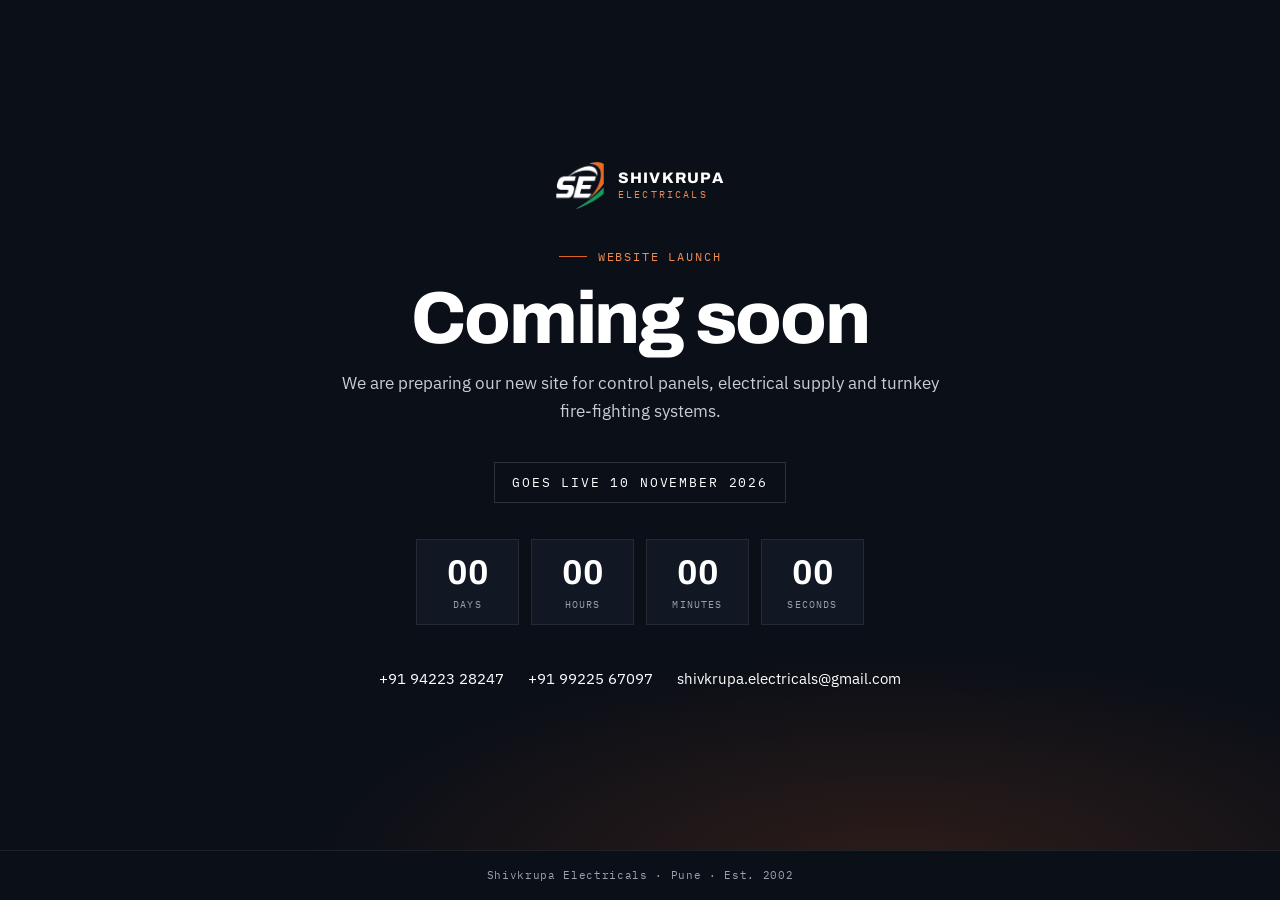
<file: index2.html>
<!DOCTYPE html>
<html lang="en">
<head>
  <meta charset="UTF-8">
  <meta name="viewport" content="width=device-width, initial-scale=1.0">
  <title>Coming Soon | Shivkrupa Electricals</title>
  <meta name="description" content="Shivkrupa Electricals website launches on 10 November 2026. Control panels, electrical supply and fire-fighting systems.">
  <meta name="theme-color" content="#0b0f17">
  <meta name="robots" content="noindex, nofollow">

  <!-- Strict no-cache: this page must never be stored -->
  <meta http-equiv="Cache-Control" content="no-cache, no-store, must-revalidate, max-age=0, s-maxage=0">
  <meta http-equiv="Pragma" content="no-cache">
  <meta http-equiv="Expires" content="0">
  <meta http-equiv="Surrogate-Control" content="no-store">

  <meta property="og:type" content="website">
  <meta property="og:site_name" content="Shivkrupa Electricals">
  <meta property="og:url" content="https://www.shivkrupaelectricals.com/">
  <meta property="og:title" content="Coming Soon | Shivkrupa Electricals">
  <meta property="og:description" content="Our new website goes live on 10 November 2026.">
  <meta property="og:image" content="https://www.shivkrupaelectricals.com/assets/og-share.jpg?v=20261110b">
  <meta property="og:image:secure_url" content="https://www.shivkrupaelectricals.com/assets/og-share.jpg?v=20261110b">
  <meta property="og:image:type" content="image/jpeg">
  <meta property="og:image:width" content="1200">
  <meta property="og:image:height" content="400">
  <meta property="og:image:alt" content="Shivkrupa Electricals">
  <meta name="twitter:card" content="summary_large_image">
  <meta name="twitter:title" content="Coming Soon | Shivkrupa Electricals">
  <meta name="twitter:description" content="Our new website goes live on 10 November 2026.">
  <meta name="twitter:image" content="https://www.shivkrupaelectricals.com/assets/og-share.jpg?v=20261110b">
  <link rel="image_src" href="https://www.shivkrupaelectricals.com/assets/og-share.jpg?v=20261110b">

  <link rel="icon" type="image/png" href="assets/logo-mark-light.png?v=20261110b">
  <link rel="preconnect" href="https://fonts.googleapis.com">
  <link rel="preconnect" href="https://fonts.gstatic.com" crossorigin>
  <link href="https://fonts.googleapis.com/css2?family=Archivo:wght@600;700;800&family=IBM+Plex+Mono:wght@400;500&family=IBM+Plex+Sans:wght@400;500;600&display=swap" rel="stylesheet">

  <style>
    :root {
      --ink-950: #0b0f17;
      --ink-900: #111723;
      --ink-800: #1a2230;
      --ink-400: #9aa1ad;
      --ink-300: #c9cdd4;
      --white: #ffffff;
      --accent: #e06322;
      --accent-on-dark: #f08a52;
      --font-display: "Archivo", "Helvetica Neue", Arial, sans-serif;
      --font-sans: "IBM Plex Sans", system-ui, sans-serif;
      --font-mono: "IBM Plex Mono", ui-monospace, Menlo, monospace;
    }

    *, *::before, *::after { box-sizing: border-box; margin: 0; padding: 0; }

    html, body { height: 100%; }

    body {
      min-height: 100vh;
      min-height: 100dvh;
      display: flex;
      flex-direction: column;
      font-family: var(--font-sans);
      color: var(--ink-300);
      background: var(--ink-950);
      -webkit-font-smoothing: antialiased;
      text-rendering: optimizeLegibility;
    }

    img { display: block; max-width: 100%; height: auto; }
    a { color: inherit; text-decoration: none; }
    :focus-visible { outline: 2px solid var(--accent); outline-offset: 3px; }

    .page {
      flex: 1;
      display: flex;
      flex-direction: column;
      justify-content: center;
      padding: clamp(1.5rem, 4vw, 3rem) clamp(1.25rem, 4vw, 2.5rem);
      position: relative;
      overflow: hidden;
    }

    .page::before {
      content: "";
      position: absolute;
      inset: auto -20% -30% 20%;
      height: 55%;
      background: radial-gradient(ellipse at center, rgba(224, 99, 34, 0.16), transparent 65%);
      pointer-events: none;
    }

    .wrap {
      position: relative;
      width: min(720px, 100%);
      margin: 0 auto;
      text-align: center;
    }

    .brand {
      display: flex;
      align-items: center;
      justify-content: center;
      gap: 0.85rem;
      width: 100%;
      margin-bottom: 2.5rem;
    }

    .brand img {
      width: 48px;
      height: 48px;
      object-fit: contain;
    }

    .brand-text { text-align: left; line-height: 1.05; }
    .brand-name {
      display: block;
      font-family: var(--font-display);
      font-weight: 800;
      letter-spacing: 0.08em;
      font-size: 0.95rem;
      color: var(--white);
    }
    .brand-sub {
      display: block;
      font-family: var(--font-mono);
      font-size: 0.62rem;
      letter-spacing: 0.22em;
      color: var(--accent-on-dark);
      margin-top: 0.2rem;
    }

    .eyebrow {
      display: flex;
      align-items: center;
      justify-content: center;
      gap: 0.7rem;
      width: 100%;
      font-family: var(--font-mono);
      font-size: 0.72rem;
      letter-spacing: 0.16em;
      text-transform: uppercase;
      color: var(--accent-on-dark);
      margin-bottom: 1.25rem;
    }

    .eyebrow::before {
      content: "";
      width: 1.75rem;
      height: 1px;
      background: var(--accent);
    }

    h1 {
      font-family: var(--font-display);
      font-weight: 800;
      font-size: clamp(2.6rem, 8vw, 4.6rem);
      line-height: 0.95;
      letter-spacing: -0.03em;
      color: var(--white);
      margin-bottom: 1rem;
    }

    .lead {
      font-size: 1.05rem;
      line-height: 1.65;
      max-width: 38rem;
      margin: 0 auto 2.25rem;
    }

    .date {
      display: inline-block;
      font-family: var(--font-mono);
      font-size: 0.82rem;
      letter-spacing: 0.14em;
      text-transform: uppercase;
      color: var(--white);
      border: 1px solid rgba(255, 255, 255, 0.14);
      padding: 0.7rem 1.1rem;
      margin: 0 auto 2.25rem;
    }

    .countdown {
      display: grid;
      grid-template-columns: repeat(4, minmax(0, 1fr));
      gap: 0.75rem;
      max-width: 28rem;
      margin: 0 auto 2.75rem;
    }

    .unit {
      background: var(--ink-900);
      border: 1px solid rgba(255, 255, 255, 0.08);
      padding: 1rem 0.4rem 0.85rem;
    }

    .unit strong {
      display: block;
      font-family: var(--font-display);
      font-size: clamp(1.6rem, 5vw, 2.15rem);
      color: var(--white);
      line-height: 1;
      font-variant-numeric: tabular-nums;
    }

    .unit span {
      display: block;
      margin-top: 0.45rem;
      font-family: var(--font-mono);
      font-size: 0.62rem;
      letter-spacing: 0.12em;
      text-transform: uppercase;
      color: var(--ink-400);
    }

    .contacts {
      display: flex;
      flex-wrap: wrap;
      justify-content: center;
      gap: 0.75rem 1.5rem;
      font-size: 0.92rem;
    }

    .contacts a { color: var(--white); transition: color 0.2s ease; }
    .contacts a:hover { color: var(--accent-on-dark); }

    footer {
      padding: 1.1rem var(--gutter, 1.25rem);
      text-align: center;
      font-family: var(--font-mono);
      font-size: 0.7rem;
      letter-spacing: 0.06em;
      color: var(--ink-400);
      border-top: 1px solid rgba(255, 255, 255, 0.08);
    }

    @media (max-width: 520px) {
      .countdown { gap: 0.5rem; }
      .unit { padding: 0.85rem 0.25rem 0.7rem; }
      .contacts { flex-direction: column; gap: 0.55rem; }
    }
  </style>

  <script>
    /* PAGE_VERSION: bump this string whenever this file changes */
    window.SK_PAGE_VERSION = "2026-11-10-cs-3";

    (function () {
      if ("serviceWorker" in navigator) {
        navigator.serviceWorker.getRegistrations().then(function (regs) {
          regs.forEach(function (r) { r.unregister(); });
        });
      }
      if (window.caches) {
        caches.keys().then(function (keys) {
          keys.forEach(function (k) { caches.delete(k); });
        });
      }
      window.addEventListener("pageshow", function (e) {
        if (e.persisted) location.reload();
      });
    })();
  </script>
</head>
<body>
  <main class="page">
    <div class="wrap">
      <div class="brand">
        <img src="assets/logo-mark-light.png?v=20261110" alt="Shivkrupa Electricals">
        <span class="brand-text">
          <span class="brand-name">SHIVKRUPA</span>
          <span class="brand-sub">ELECTRICALS</span>
        </span>
      </div>

      <p class="eyebrow">Website launch</p>
      <h1>Coming soon</h1>
      <p class="lead">We are preparing our new site for control panels, electrical supply and turnkey fire-fighting systems.</p>
      <p class="date">Goes live 10 November 2026</p>

      <div class="countdown" aria-label="Time remaining until launch">
        <div class="unit"><strong id="d">00</strong><span>Days</span></div>
        <div class="unit"><strong id="h">00</strong><span>Hours</span></div>
        <div class="unit"><strong id="m">00</strong><span>Minutes</span></div>
        <div class="unit"><strong id="s">00</strong><span>Seconds</span></div>
      </div>

      <div class="contacts">
        <a href="tel:+919422328247">+91 94223 28247</a>
        <a href="tel:+919922567097">+91 99225 67097</a>
        <a href="mailto:shivkrupa.electricals@gmail.com">shivkrupa.electricals@gmail.com</a>
      </div>
    </div>
  </main>

  <footer>Shivkrupa Electricals · Pune · Est. 2002</footer>

  <script>
    (function () {
      var target = new Date("2026-11-10T00:00:00+05:30").getTime();
      var ids = ["d", "h", "m", "s"];
      function pad(n) { return n < 10 ? "0" + n : String(n); }
      function tick() {
        var diff = Math.max(0, target - Date.now());
        var day = Math.floor(diff / 86400000);
        var hr = Math.floor((diff % 86400000) / 3600000);
        var min = Math.floor((diff % 3600000) / 60000);
        var sec = Math.floor((diff % 60000) / 1000);
        var vals = [pad(day), pad(hr), pad(min), pad(sec)];
        for (var i = 0; i < 4; i++) {
          var el = document.getElementById(ids[i]);
          if (el) el.textContent = vals[i];
        }
      }
      tick();
      setInterval(tick, 1000);
    })();
  </script>
</body>
</html>
</file>
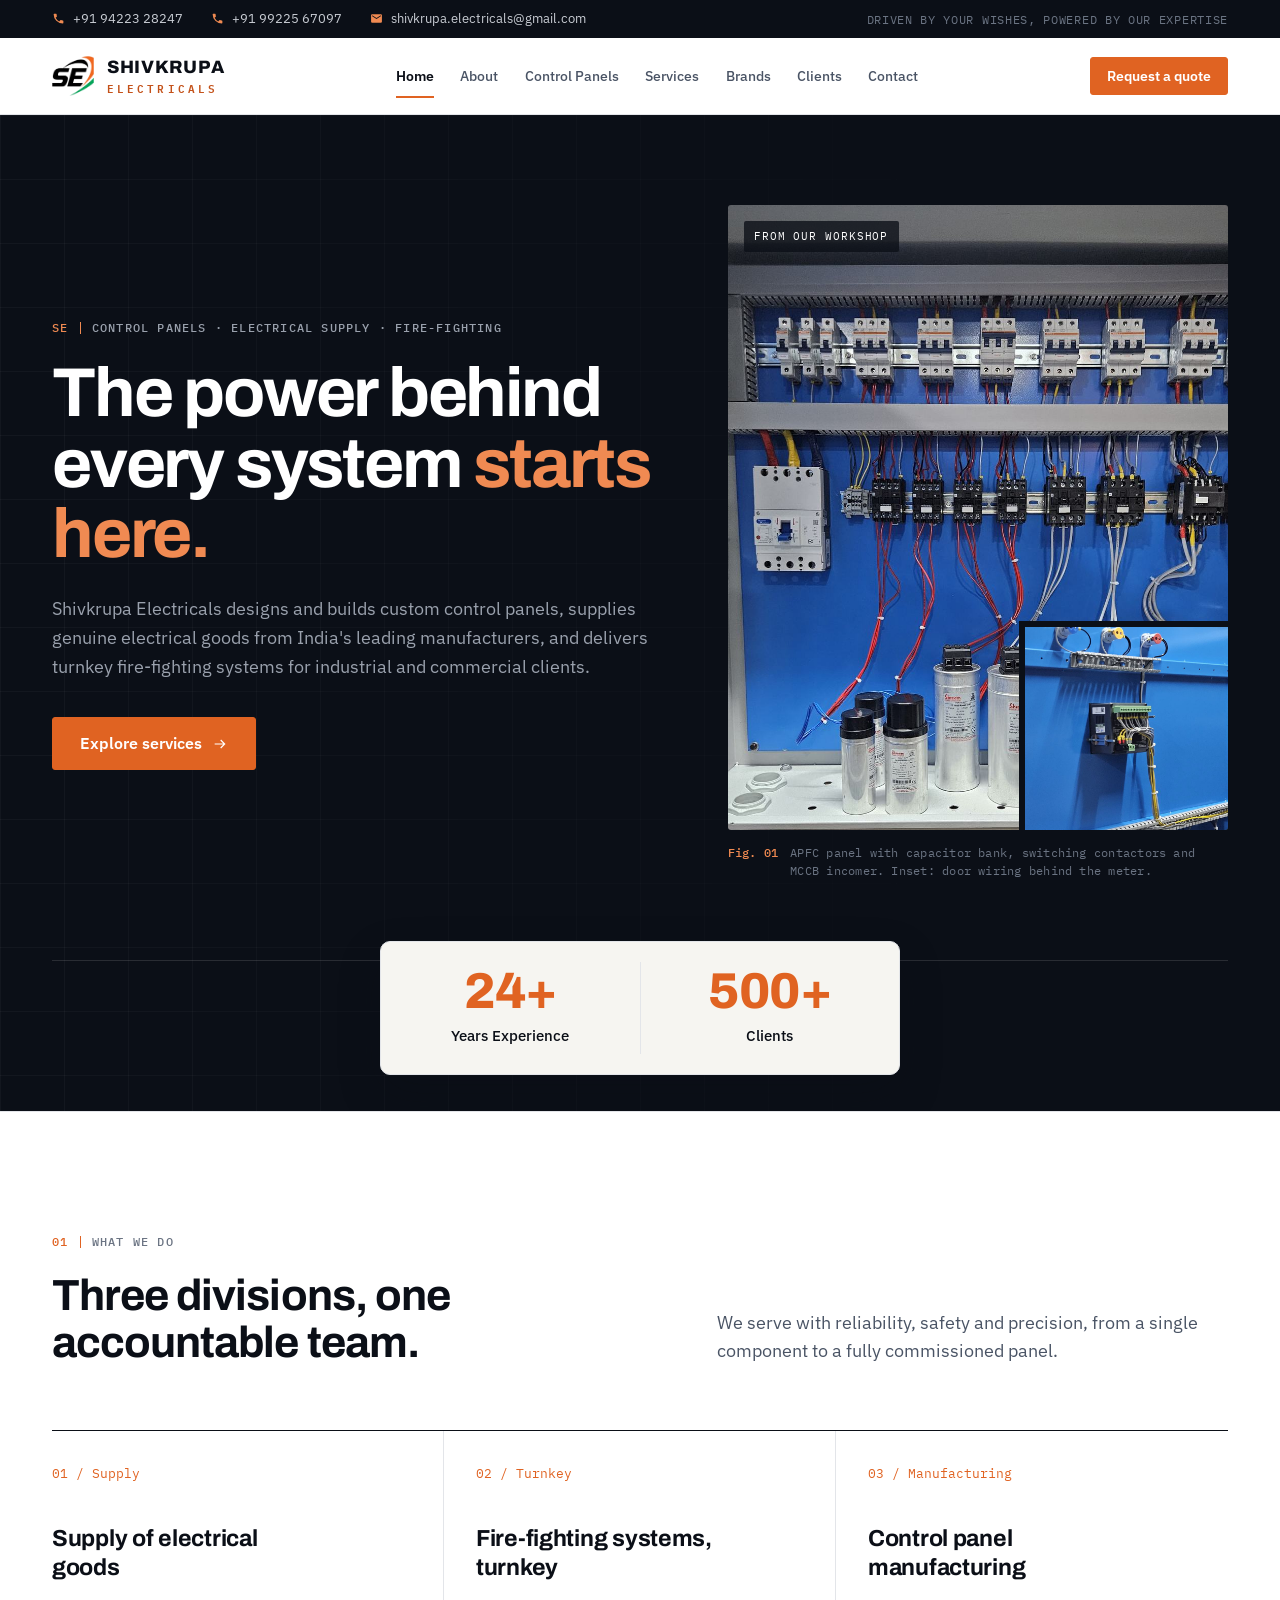
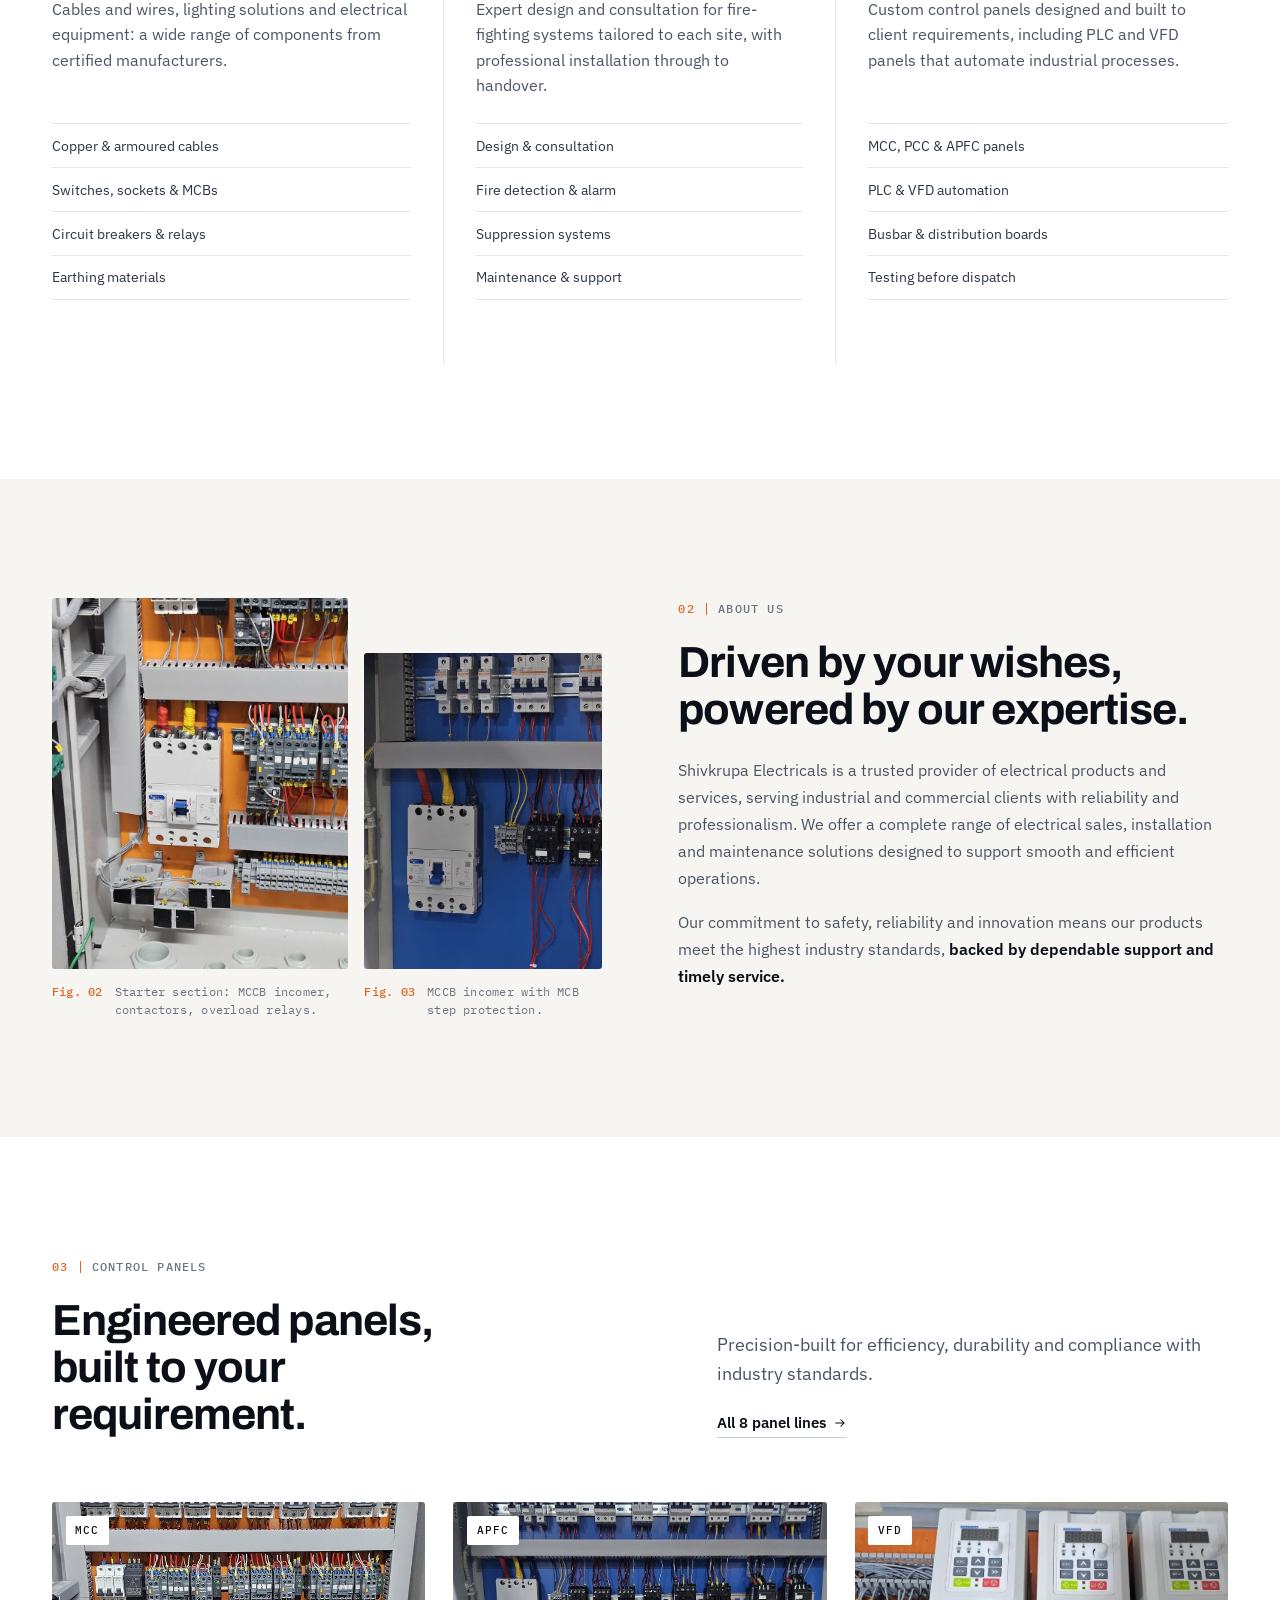
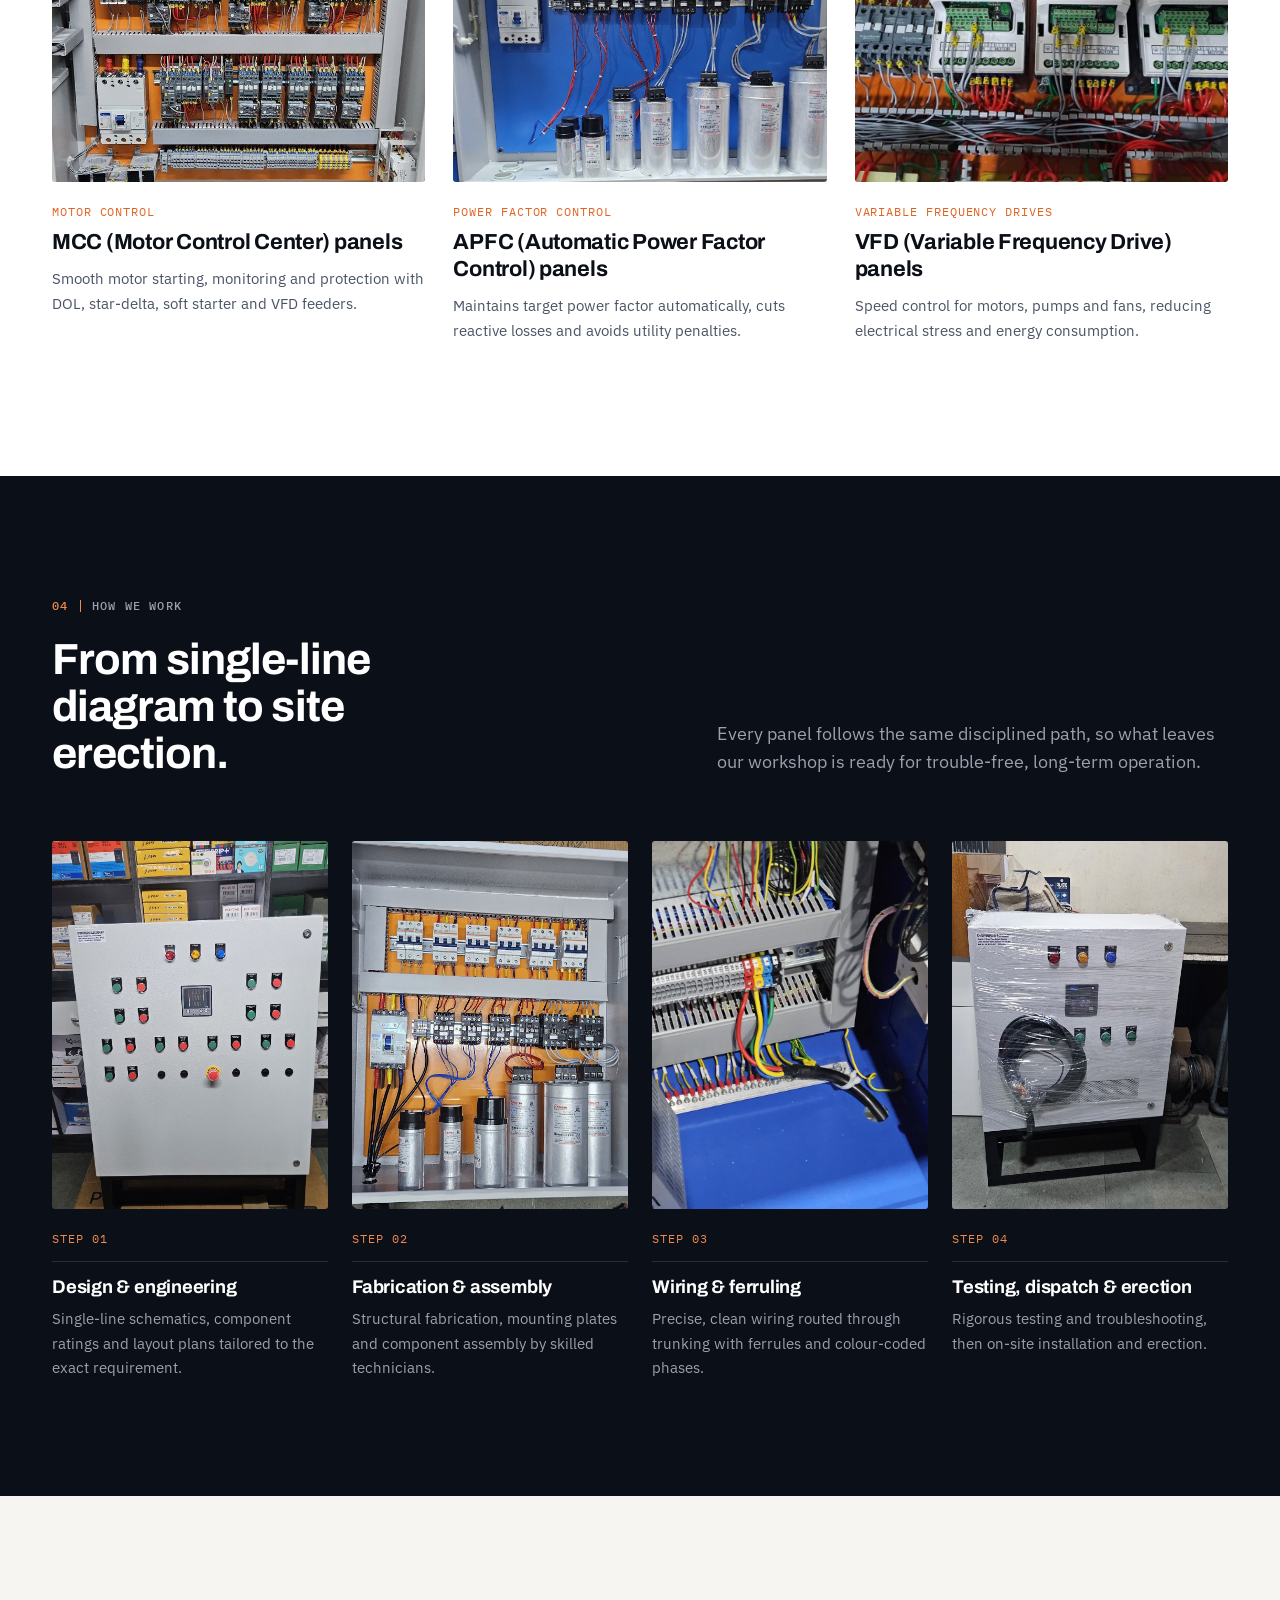
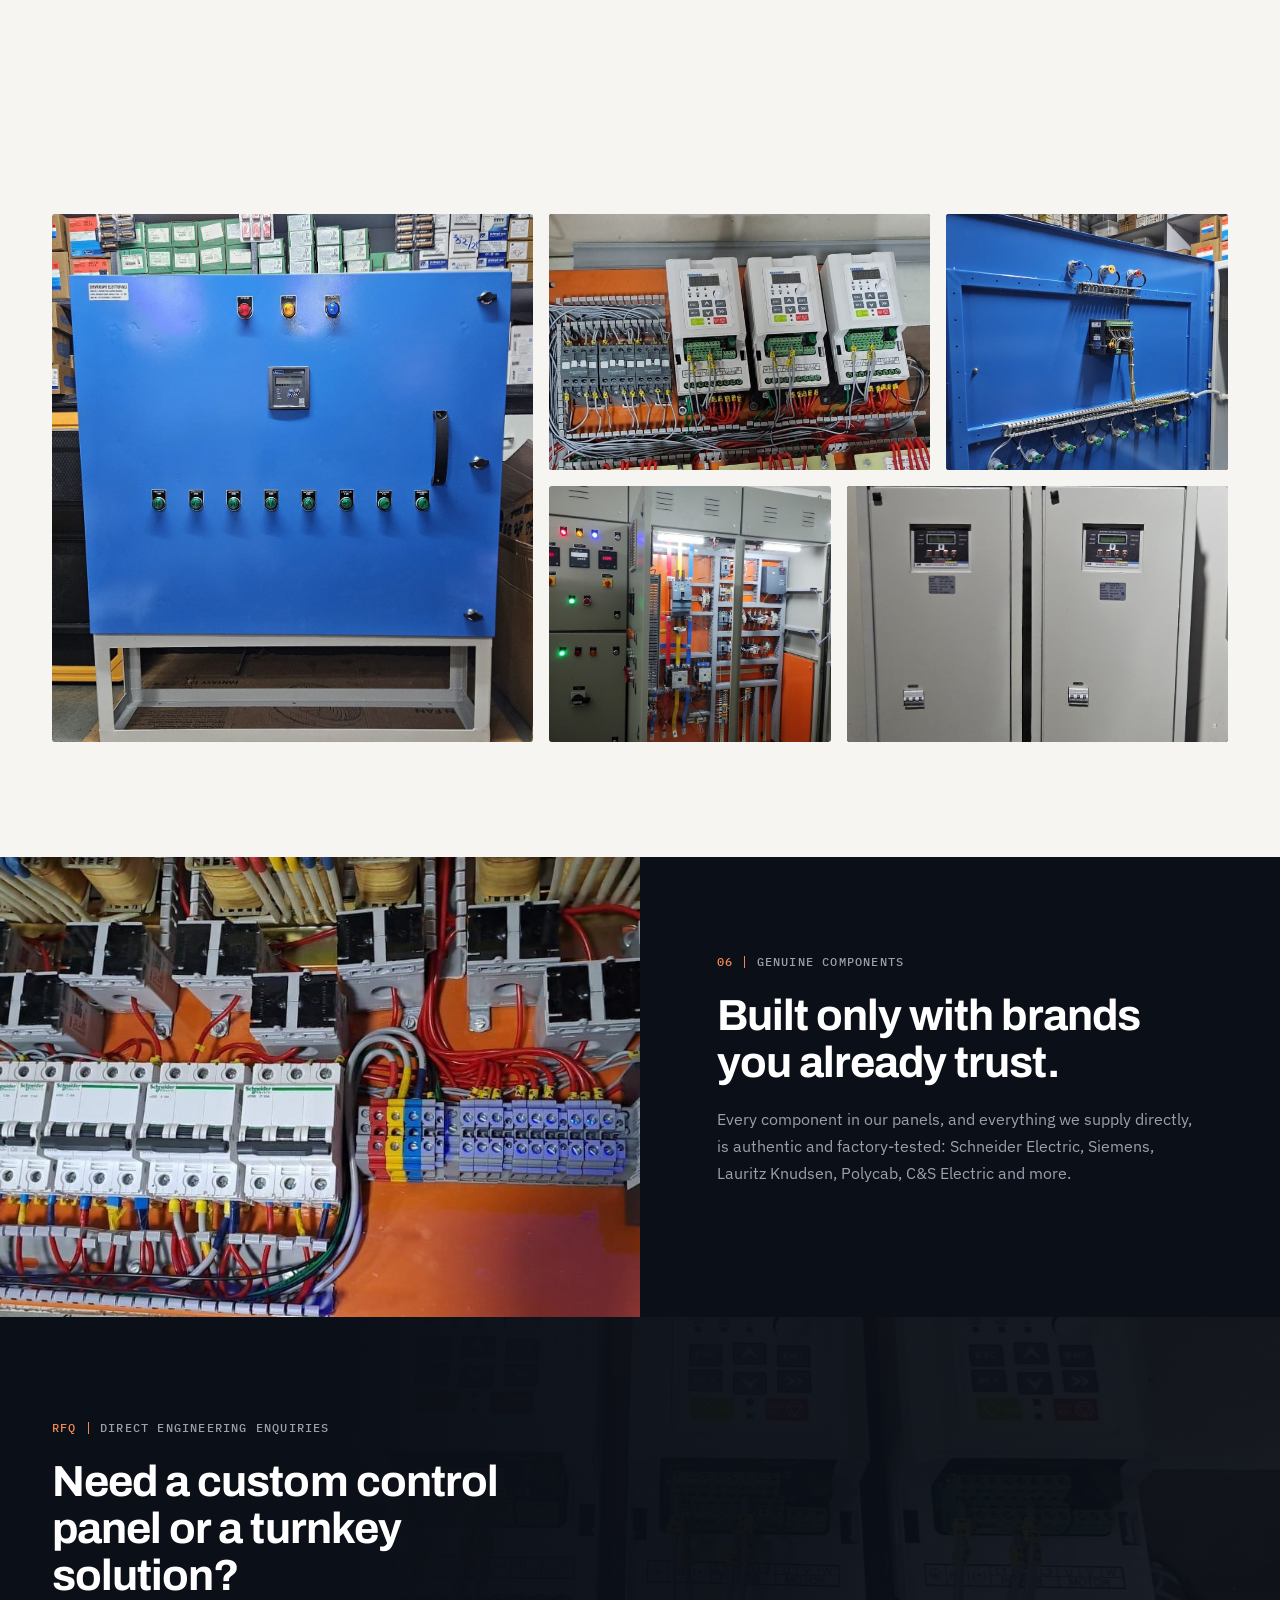
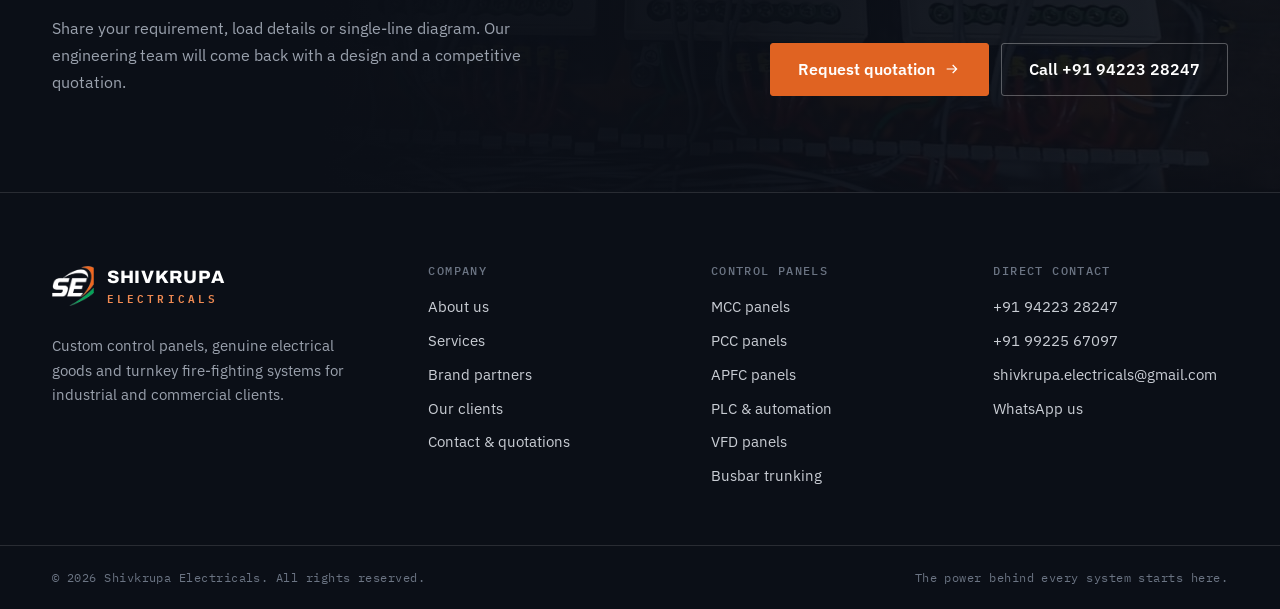
<file: index3.html>
<!DOCTYPE html>
<html lang="en">
<head>
  <meta charset="UTF-8">
  <meta name="viewport" content="width=device-width, initial-scale=1.0">
  <title>Shivkrupa Electricals | Control Panel Manufacturing, Electrical Supply & Fire-Fighting Systems</title>
  <meta name="description" content="Shivkrupa Electricals designs and manufactures custom control panels (MCC, PCC, APFC, PLC, VFD), supplies genuine electrical goods from leading brands, and delivers turnkey fire-fighting systems.">
  <meta name="theme-color" content="#0b0f17">
  <meta property="og:type" content="website">
  <meta property="og:site_name" content="Shivkrupa Electricals">
  <meta property="og:url" content="https://www.shivkrupaelectricals.com/">
  <meta property="og:title" content="Shivkrupa Electricals | Control Panel Manufacturing, Electrical Supply & Fire-Fighting Systems">
  <meta property="og:description" content="Shivkrupa Electricals designs and manufactures custom control panels (MCC, PCC, APFC, PLC, VFD), supplies genuine electrical goods from leading brands, and delivers turnkey fire-fighting systems.">
  <meta property="og:image" content="https://www.shivkrupaelectricals.com/assets/og-share.jpg?v=20261110b">
  <meta property="og:image:secure_url" content="https://www.shivkrupaelectricals.com/assets/og-share.jpg?v=20261110b">
  <meta property="og:image:type" content="image/jpeg">
  <meta property="og:image:width" content="1200">
  <meta property="og:image:height" content="400">
  <meta property="og:image:alt" content="Shivkrupa Electricals">
  <meta name="twitter:card" content="summary_large_image">
  <meta name="twitter:title" content="Shivkrupa Electricals | Control Panel Manufacturing, Electrical Supply & Fire-Fighting Systems">
  <meta name="twitter:description" content="Shivkrupa Electricals designs and manufactures custom control panels (MCC, PCC, APFC, PLC, VFD), supplies genuine electrical goods from leading brands, and delivers turnkey fire-fighting systems.">
  <meta name="twitter:image" content="https://www.shivkrupaelectricals.com/assets/og-share.jpg?v=20261110b">
  <link rel="image_src" href="https://www.shivkrupaelectricals.com/assets/og-share.jpg?v=20261110b">
  <link rel="icon" type="image/png" href="assets/logo-mark.png">
  <link rel="preconnect" href="https://fonts.googleapis.com">
  <link rel="preconnect" href="https://fonts.gstatic.com" crossorigin>
  <link href="https://fonts.googleapis.com/css2?family=Archivo:wght@500;600;700;800&family=IBM+Plex+Mono:wght@400;500&family=IBM+Plex+Sans:wght@400;500;600&display=swap" rel="stylesheet">
  <link rel="stylesheet" href="css/style.css">
  <script>document.documentElement.classList.add("js");</script>
</head>
<body>

  <div class="topbar">
    <div class="container topbar-inner">
      <div class="topbar-links">
        <a href="tel:+919422328247"><svg viewBox="0 0 24 24" aria-hidden="true"><path d="M6.62 10.79a15.05 15.05 0 006.59 6.59l2.2-2.2a1 1 0 011.01-.24c1.12.37 2.33.57 3.58.57a1 1 0 011 1V20a1 1 0 01-1 1A17 17 0 013 4a1 1 0 011-1h3.5a1 1 0 011 1c0 1.25.2 2.46.57 3.58a1 1 0 01-.24 1.01l-2.21 2.2z"/></svg>+91 94223 28247</a>
        <a href="tel:+919922567097"><svg viewBox="0 0 24 24" aria-hidden="true"><path d="M6.62 10.79a15.05 15.05 0 006.59 6.59l2.2-2.2a1 1 0 011.01-.24c1.12.37 2.33.57 3.58.57a1 1 0 011 1V20a1 1 0 01-1 1A17 17 0 013 4a1 1 0 011-1h3.5a1 1 0 011 1c0 1.25.2 2.46.57 3.58a1 1 0 01-.24 1.01l-2.21 2.2z"/></svg>+91 99225 67097</a>
        <a href="mailto:shivkrupa.electricals@gmail.com"><svg viewBox="0 0 24 24" aria-hidden="true"><path d="M20 4H4a2 2 0 00-2 2v12a2 2 0 002 2h16a2 2 0 002-2V6a2 2 0 00-2-2zm0 4l-8 5-8-5V6l8 5 8-5v2z"/></svg>shivkrupa.electricals@gmail.com</a>
      </div>
      <span class="topbar-note">Driven by your wishes, powered by our expertise</span>
    </div>
  </div>

  <header class="site-header">
    <div class="container nav-bar">
      <a href="index.html" class="brand" aria-label="Shivkrupa Electricals, home">
        <img src="assets/logo-mark.png" alt="" class="brand-mark" width="42" height="42">
        <span class="brand-text">
          <span class="brand-name">SHIVKRUPA</span>
          <span class="brand-sub">ELECTRICALS</span>
        </span>
      </a>

      <nav class="site-nav" id="siteNav" aria-label="Main">
        <a href="index.html" class="nav-link active" aria-current="page">Home</a>
        <a href="about.html" class="nav-link">About</a>
        <a href="products.html" class="nav-link">Control Panels</a>
        <a href="services.html" class="nav-link">Services</a>
        <a href="brands.html" class="nav-link">Brands</a>
        <a href="clients.html" class="nav-link">Clients</a>
        <a href="contact.html" class="nav-link">Contact</a>
      </nav>

      <div class="nav-actions">
        <a href="contact.html" class="btn btn-primary btn-sm">Request a quote</a>
        <button class="hamburger" id="hamburger" type="button" aria-label="Open menu" aria-expanded="false" aria-controls="siteNav">
          <svg viewBox="0 0 24 24" fill="none" stroke="currentColor" stroke-width="1.8" stroke-linecap="round" aria-hidden="true"><path d="M3 7h18M3 12h18M3 17h18"/></svg>
        </button>
      </div>
    </div>
  </header>

  <main id="main">
    <section class="hero">
      <div class="container hero-grid">
        <div class="hero-copy on-dark">
          <span class="eyebrow"><span class="eyebrow-idx">SE</span>Control panels &middot; Electrical supply &middot; Fire-fighting</span>
          <h1>The power behind every system <em>starts here.</em></h1>
          <p class="lead">Shivkrupa Electricals designs and builds custom control panels, supplies genuine electrical goods from India's leading manufacturers, and delivers turnkey fire-fighting systems for industrial and commercial clients.</p>
          <div class="btn-row">
            <a href="services.html" class="btn btn-primary btn-lg">Explore services <svg viewBox="0 0 24 24" fill="none" stroke="currentColor" stroke-width="1.8" aria-hidden="true"><path d="M4 12h15M13 6l6 6-6 6"/></svg></a>
            
          </div>
        </div>

        <figure class="hero-figure">
          <div class="frame">
            <img src="assets/img/apfc-panel.jpg" alt="APFC panel interior with capacitor bank, switching contactors and MCCB incomer" width="985" height="1400" fetchpriority="high">
            <span class="frame-tag">From our workshop</span>
            <div class="frame-inset">
              <img src="assets/img/door-wiring.jpg" alt="Panel door wiring behind a multifunction meter" width="788" height="1400" loading="lazy" style="object-position:50% 45%">
            </div>
          </div>
          <figcaption class="figcap"><b>Fig. 01</b><span>APFC panel with capacitor bank, switching contactors and MCCB incomer. Inset: door wiring behind the meter.</span></figcaption>
        </figure>
      </div>

      <div class="container">
        <div class="hero-facts" aria-label="Company highlights">
          <div class="hero-stats-card">
            <div class="hero-stat">
              <span class="hero-stat-num">24+</span>
              <span class="hero-stat-label">Years Experience</span>
            </div>
            <div class="hero-stat-divider" aria-hidden="true"></div>
            <div class="hero-stat">
              <span class="hero-stat-num">500+</span>
              <span class="hero-stat-label">Clients</span>
            </div>
          </div>
        </div>
      </div>
    </section>

    <section class="logo-strip is-clients" aria-label="Clients we serve">
      
    </section>

    <section class="section">
      <div class="container">
        <div class="section-head reveal">
          <div>
            <span class="eyebrow"><span class="eyebrow-idx">01</span>What we do</span>
            <h2>Three divisions, one accountable team.</h2>
          </div>
          <p class="lead">We serve with reliability, safety and precision, from a single component to a fully commissioned panel.</p>
        </div>

        <div class="divisions reveal">
          <article class="division">
            <span class="division-num">01 / Supply</span>
            <h3>Supply of electrical goods</h3>
            <p>Cables and wires, lighting solutions and electrical equipment: a wide range of components from certified manufacturers.</p>
            <ul class="division-list">
              <li>Copper &amp; armoured cables</li>
              <li>Switches, sockets &amp; MCBs</li>
              <li>Circuit breakers &amp; relays</li>
              <li>Earthing materials</li>
            </ul>
            
          </article>

          <article class="division">
            <span class="division-num">02 / Turnkey</span>
            <h3>Fire-fighting systems, turnkey</h3>
            <p>Expert design and consultation for fire-fighting systems tailored to each site, with professional installation through to handover.</p>
            <ul class="division-list">
              <li>Design &amp; consultation</li>
              <li>Fire detection &amp; alarm</li>
              <li>Suppression systems</li>
              <li>Maintenance &amp; support</li>
            </ul>
            
          </article>

          <article class="division">
            <span class="division-num">03 / Manufacturing</span>
            <h3>Control panel manufacturing</h3>
            <p>Custom control panels designed and built to client requirements, including PLC and VFD panels that automate industrial processes.</p>
            <ul class="division-list">
              <li>MCC, PCC &amp; APFC panels</li>
              <li>PLC &amp; VFD automation</li>
              <li>Busbar &amp; distribution boards</li>
              <li>Testing before dispatch</li>
            </ul>
            
          </article>
        </div>
      </div>
    </section>

    <section class="section section-paper">
      <div class="container split">
        <div class="photo-pair reveal">
          <figure>
            <div class="ph"><img src="assets/img/starter-section.jpg" alt="Starter section with MCCB incomer, contactors and overload relays" width="788" height="1400" loading="lazy"></div>
            <figcaption class="figcap"><b>Fig. 02</b><span>Starter section: MCCB incomer, contactors, overload relays.</span></figcaption>
          </figure>
          <figure>
            <div class="ph"><img src="assets/img/breaker-detail.jpg" alt="MCCB incomer with MCB protection and contactors" width="788" height="1400" loading="lazy"></div>
            <figcaption class="figcap"><b>Fig. 03</b><span>MCCB incomer with MCB step protection.</span></figcaption>
          </figure>
        </div>

        <div class="reveal">
          <span class="eyebrow"><span class="eyebrow-idx">02</span>About us</span>
          <h2>Driven by your wishes, powered by our expertise.</h2>
          <div class="prose" style="margin:1.5rem 0 2rem">
            <p>Shivkrupa Electricals is a trusted provider of electrical products and services, serving industrial and commercial clients with reliability and professionalism. We offer a complete range of electrical sales, installation and maintenance solutions designed to support smooth and efficient operations.</p>
            <p>Our commitment to safety, reliability and innovation means our products meet the highest industry standards, <strong>backed by dependable support and timely service.</strong></p>
          </div>
          <div class="btn-row">
            
          </div>
        </div>
      </div>
    </section>

    <section class="section">
      <div class="container">
        <div class="section-head reveal">
          <div>
            <span class="eyebrow"><span class="eyebrow-idx">03</span>Control panels</span>
            <h2>Engineered panels, built to your requirement.</h2>
          </div>
          <div>
            <p class="lead" style="margin-bottom:1.25rem">Precision-built for efficiency, durability and compliance with industry standards.</p>
            <a href="products.html" class="text-link">All 8 panel lines <svg viewBox="0 0 24 24" fill="none" stroke="currentColor" stroke-width="1.8" aria-hidden="true"><path d="M4 12h15M13 6l6 6-6 6"/></svg></a>
          </div>
        </div>

        <div class="products-grid">
          <article class="product-card reveal">
            <a href="products.html#mcc" class="product-media">
              <img src="assets/img/mcc-panel.jpg" alt="MCC panel with rows of motor starter feeders" width="676" height="1200" loading="lazy">
              <span class="product-code">MCC</span>
            </a>
            <span class="product-cat">Motor control</span>
            <h3>MCC (Motor Control Center) panels</h3>
            <p>Smooth motor starting, monitoring and protection with DOL, star-delta, soft starter and VFD feeders.</p>
          </article>

          <article class="product-card reveal">
            <a href="products.html#apfc" class="product-media">
              <img src="assets/img/apfc-panel-full.jpg" alt="APFC panel with capacitor bank and contactor stages" width="1011" height="1400" loading="lazy">
              <span class="product-code">APFC</span>
            </a>
            <span class="product-cat">Power factor control</span>
            <h3>APFC (Automatic Power Factor Control) panels</h3>
            <p>Maintains target power factor automatically, cuts reactive losses and avoids utility penalties.</p>
          </article>

          <article class="product-card reveal">
            <a href="products.html#vfd" class="product-media">
              <img src="assets/img/vfd-drives.jpg" alt="VFD panel with three variable frequency drives mounted on the back plate" width="1280" height="720" loading="lazy">
              <span class="product-code">VFD</span>
            </a>
            <span class="product-cat">Variable frequency drives</span>
            <h3>VFD (Variable Frequency Drive) panels</h3>
            <p>Speed control for motors, pumps and fans, reducing electrical stress and energy consumption.</p>
          </article>
        </div>
      </div>
    </section>

    <section class="section section-dark on-dark">
      <div class="container">
        <div class="section-head reveal">
          <div>
            <span class="eyebrow"><span class="eyebrow-idx">04</span>How we work</span>
            <h2>From single-line diagram to site erection.</h2>
          </div>
          <p class="lead">Every panel follows the same disciplined path, so what leaves our workshop is ready for trouble-free, long-term operation.</p>
        </div>

        <div class="process">
          <div class="process-step reveal">
            <div class="ph"><img src="assets/img/control-desk.jpg" alt="Control panel front laid out with push-buttons, indication lamps and emergency stop" width="973" height="1400" loading="lazy"></div>
            <span class="process-step-num">STEP 01</span>
            <h3>Design &amp; engineering</h3>
            <p>Single-line schematics, component ratings and layout plans tailored to the exact requirement.</p>
          </div>
          <div class="process-step reveal">
            <div class="ph"><img src="assets/img/apfc-wiring.jpg" alt="Panel on an orange mounting plate during assembly" width="1341" height="1400" loading="lazy"></div>
            <span class="process-step-num">STEP 02</span>
            <h3>Fabrication &amp; assembly</h3>
            <p>Structural fabrication, mounting plates and component assembly by skilled technicians.</p>
          </div>
          <div class="process-step reveal">
            <div class="ph"><img src="assets/img/terminal-wiring.jpg" alt="Ferruled, colour-coded wiring on terminal blocks inside cable trunking" width="788" height="1400" loading="lazy"></div>
            <span class="process-step-num">STEP 03</span>
            <h3>Wiring &amp; ferruling</h3>
            <p>Precise, clean wiring routed through trunking with ferrules and colour-coded phases.</p>
          </div>
          <div class="process-step reveal">
            <div class="ph"><img src="assets/img/dispatch-panel.jpg" alt="Finished panel wrapped and ready for dispatch" width="1194" height="1400" loading="lazy"></div>
            <span class="process-step-num">STEP 04</span>
            <h3>Testing, dispatch &amp; erection</h3>
            <p>Rigorous testing and troubleshooting, then on-site installation and erection.</p>
          </div>
        </div>
      </div>
    </section>

    <section class="section section-paper">
      <div class="container">
        <div class="section-head reveal">
          <div>
            <span class="eyebrow"><span class="eyebrow-idx">05</span>Workshop</span>
            <h2>Real panels, built by our team.</h2>
          </div>
          <p class="lead">A look inside recent work: APFC, VFD, MCC and control panels on the bench and ready for site. Tap any photo to enlarge.</p>
        </div>

        <div class="gallery reveal">
          <button type="button" class="gallery-item g-a" data-lightbox data-caption="Finished panel: multifunction meter, indication lamps and eight feeder indicators">
            <img src="assets/img/feeder-panel.jpg" alt="Finished blue control panel on a base frame" loading="lazy">
            <figcaption>Finished panel, ready for testing</figcaption>
          </button>
          <button type="button" class="gallery-item g-b" data-lightbox data-caption="VFD panel: three drives above contactors, relays and MCB protection">
            <img src="assets/img/vfd-panel.jpg" alt="VFD panel interior with three drives" loading="lazy" style="object-position:50% 30%">
            <figcaption>VFD panel interior</figcaption>
          </button>
          <button type="button" class="gallery-item g-c" data-lightbox data-caption="Door wiring: multifunction meter and indication lamps routed in cable trunking">
            <img src="assets/img/door-wiring-wide.jpg" alt="Panel door internal wiring" loading="lazy" style="object-position:50% 40%">
            <figcaption>Door wiring and metering</figcaption>
          </button>
          <button type="button" class="gallery-item g-d" data-lightbox data-caption="Panel line-up with colour-coded copper busbars">
            <img src="assets/img/busbar-panel.jpg" alt="Panel line-up with busbars" loading="lazy">
            <figcaption>Busbar section</figcaption>
          </button>
          <button type="button" class="gallery-item g-e" data-lightbox data-caption="Floor-standing panels with digital controllers, on castors">
            <img src="assets/img/floor-panels.jpg" alt="Two floor-standing panels" loading="lazy" style="object-position:50% 30%">
            <figcaption>Floor-standing panels</figcaption>
          </button>
        </div>
      </div>
    </section>

    <section class="feature-band">
      <div class="feature-band-media">
        <img src="assets/img/control-wiring.jpg" alt="Genuine branded MCBs and relays wired into a control panel" width="1280" height="720" loading="lazy">
      </div>
      <div class="feature-band-body on-dark reveal">
        <span class="eyebrow"><span class="eyebrow-idx">06</span>Genuine components</span>
        <h2>Built only with brands you already trust.</h2>
        <p>Every component in our panels, and everything we supply directly, is authentic and factory-tested: Schneider Electric, Siemens, Lauritz Knudsen, Polycab, C&amp;S Electric and more.</p>
        <div class="btn-row">
         
        </div>
      </div>
    </section>

  <section class="cta">
    <div class="cta-media" aria-hidden="true"><img src="assets/img/vfd-drives.jpg" alt="" loading="lazy"></div>
    <div class="container cta-inner on-dark">
      <div>
        <span class="eyebrow"><span class="eyebrow-idx">RFQ</span>Direct engineering enquiries</span>
        <h2>Need a custom control panel or a turnkey solution?</h2>
        <p>Share your requirement, load details or single-line diagram. Our engineering team will come back with a design and a competitive quotation.</p>
      </div>
      <div class="btn-row">
        <a href="contact.html" class="btn btn-primary btn-lg">Request quotation <svg viewBox="0 0 24 24" fill="none" stroke="currentColor" stroke-width="1.8" aria-hidden="true"><path d="M4 12h15M13 6l6 6-6 6"/></svg></a>
        <a href="tel:+919422328247" class="btn btn-line-light btn-lg">Call +91 94223 28247</a>
      </div>
    </div>
  </section>
  </main>

  <footer class="site-footer">
    <div class="container footer-grid">
      <div class="footer-brand">
        <a href="index.html" class="brand" aria-label="Shivkrupa Electricals, home">
          <img src="assets/logo-mark-light.png" alt="" class="brand-mark" width="42" height="42" loading="lazy">
          <span class="brand-text">
            <span class="brand-name">SHIVKRUPA</span>
            <span class="brand-sub">ELECTRICALS</span>
          </span>
        </a>
        <p>Custom control panels, genuine electrical goods and turnkey fire-fighting systems for industrial and commercial clients.</p>
      </div>

      <div class="footer-col">
        <h4>Company</h4>
        <ul>
          <li><a href="about.html">About us</a></li>
          <li><a href="services.html">Services</a></li>
          <li><a href="brands.html">Brand partners</a></li>
          <li><a href="clients.html">Our clients</a></li>
          <li><a href="contact.html">Contact &amp; quotations</a></li>
        </ul>
      </div>

      <div class="footer-col">
        <h4>Control panels</h4>
        <ul>
          <li><a href="products.html#mcc">MCC panels</a></li>
          <li><a href="products.html#pcc">PCC panels</a></li>
          <li><a href="products.html#apfc">APFC panels</a></li>
          <li><a href="products.html#plc">PLC &amp; automation</a></li>
          <li><a href="products.html#vfd">VFD panels</a></li>
          <li><a href="products.html#busbar">Busbar trunking</a></li>
        </ul>
      </div>

      <div class="footer-col">
        <h4>Direct contact</h4>
        <ul>
          <li><a href="tel:+919422328247">+91 94223 28247</a></li>
          <li><a href="tel:+919922567097">+91 99225 67097</a></li>
          <li><a href="mailto:shivkrupa.electricals@gmail.com">shivkrupa.electricals@gmail.com</a></li>
          <li><a href="https://wa.me/919422328247" target="_blank" rel="noopener">WhatsApp us</a></li>
        </ul>
      </div>
    </div>

    <div class="footer-bottom">
      <div class="container footer-bottom-inner">
        <span>&copy; 2026 Shivkrupa Electricals. All rights reserved.</span>
        <span>The power behind every system starts here.</span>
      </div>
    </div>
  </footer>

  <script src="js/main.js" defer></script>
</body>
</html>
</file>
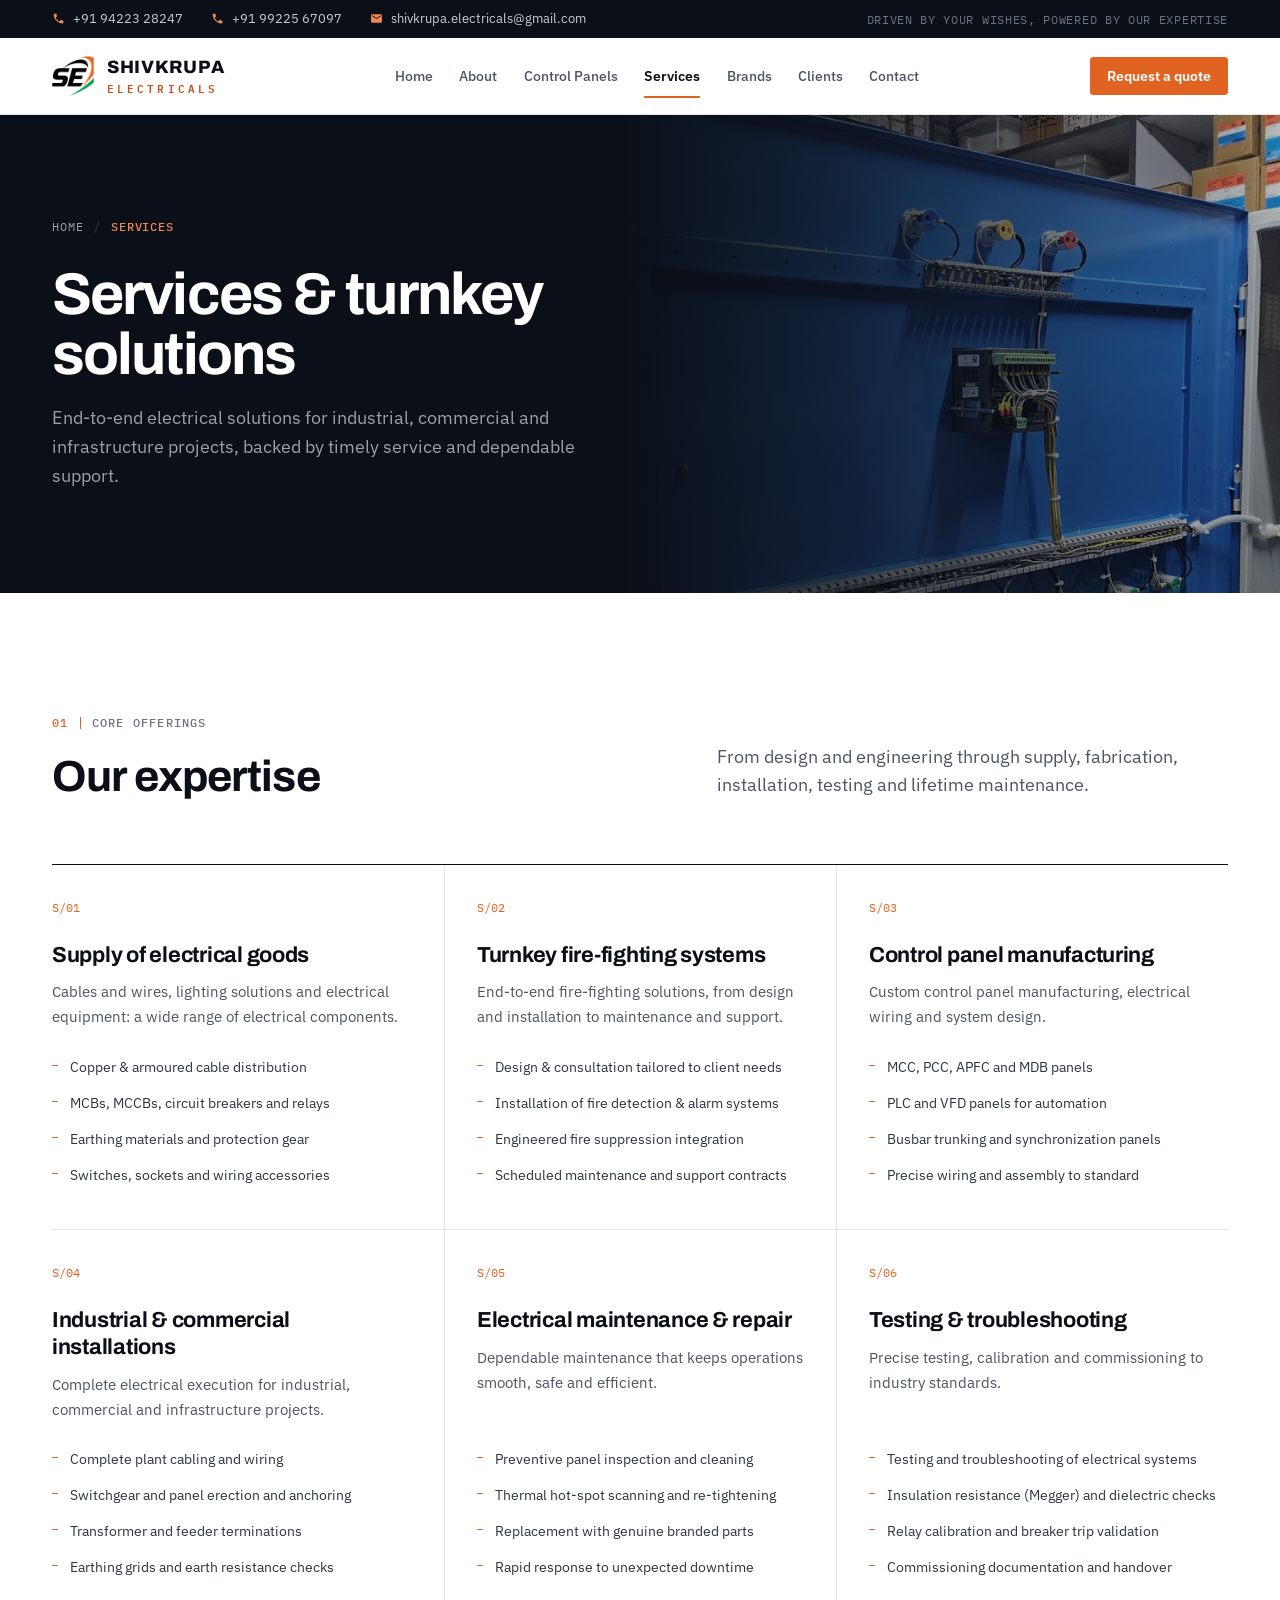
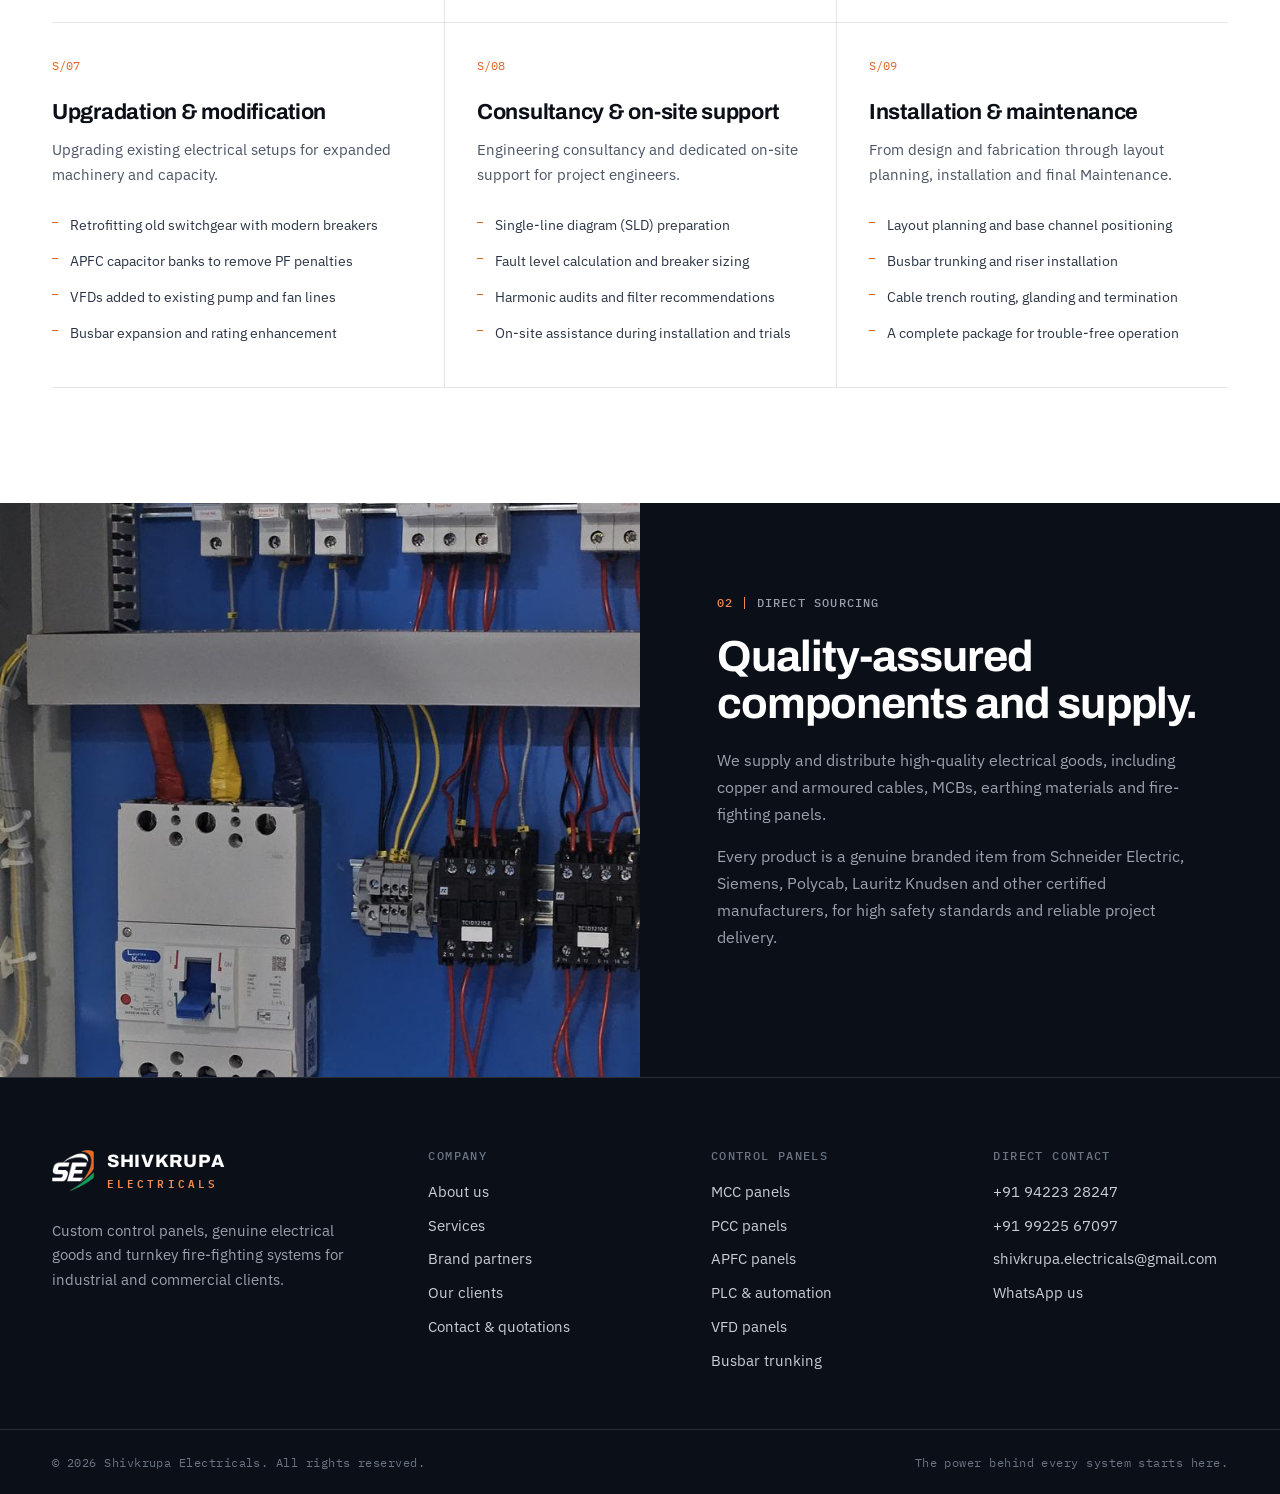
<file: services.html>
<!DOCTYPE html>
<html lang="en">
<head>
  <meta charset="UTF-8">
  <meta name="viewport" content="width=device-width, initial-scale=1.0">
  <title>Services & Turnkey Solutions | Shivkrupa Electricals</title>
  <meta name="description" content="Electrical goods supply, turnkey fire-fighting systems, control panel manufacturing, installation, maintenance, testing, upgradation and on-site technical support from Shivkrupa Electricals.">
  <meta name="theme-color" content="#0b0f17">
  <meta property="og:type" content="website">
  <meta property="og:title" content="Services & Turnkey Solutions | Shivkrupa Electricals">
  <meta property="og:description" content="Electrical goods supply, turnkey fire-fighting systems, control panel manufacturing, installation, maintenance, testing, upgradation and on-site technical support from Shivkrupa Electricals.">
  <meta property="og:image" content="assets/img/door-wiring-wide.jpg">
  <link rel="icon" type="image/png" href="assets/logo-mark.png">
  <link rel="preconnect" href="https://fonts.googleapis.com">
  <link rel="preconnect" href="https://fonts.gstatic.com" crossorigin>
  <link href="https://fonts.googleapis.com/css2?family=Archivo:wght@500;600;700;800&family=IBM+Plex+Mono:wght@400;500&family=IBM+Plex+Sans:wght@400;500;600&display=swap" rel="stylesheet">
  <link rel="stylesheet" href="css/style.css">
  <script>document.documentElement.classList.add("js");</script>
</head>
<body>

  <div class="topbar">
    <div class="container topbar-inner">
      <div class="topbar-links">
        <a href="tel:+919422328247"><svg viewBox="0 0 24 24" aria-hidden="true"><path d="M6.62 10.79a15.05 15.05 0 006.59 6.59l2.2-2.2a1 1 0 011.01-.24c1.12.37 2.33.57 3.58.57a1 1 0 011 1V20a1 1 0 01-1 1A17 17 0 013 4a1 1 0 011-1h3.5a1 1 0 011 1c0 1.25.2 2.46.57 3.58a1 1 0 01-.24 1.01l-2.21 2.2z"/></svg>+91 94223 28247</a>
        <a href="tel:+919922567097"><svg viewBox="0 0 24 24" aria-hidden="true"><path d="M6.62 10.79a15.05 15.05 0 006.59 6.59l2.2-2.2a1 1 0 011.01-.24c1.12.37 2.33.57 3.58.57a1 1 0 011 1V20a1 1 0 01-1 1A17 17 0 013 4a1 1 0 011-1h3.5a1 1 0 011 1c0 1.25.2 2.46.57 3.58a1 1 0 01-.24 1.01l-2.21 2.2z"/></svg>+91 99225 67097</a>
        <a href="mailto:shivkrupa.electricals@gmail.com"><svg viewBox="0 0 24 24" aria-hidden="true"><path d="M20 4H4a2 2 0 00-2 2v12a2 2 0 002 2h16a2 2 0 002-2V6a2 2 0 00-2-2zm0 4l-8 5-8-5V6l8 5 8-5v2z"/></svg>shivkrupa.electricals@gmail.com</a>
      </div>
      <span class="topbar-note">Driven by your wishes, powered by our expertise</span>
    </div>
  </div>

  <header class="site-header">
    <div class="container nav-bar">
      <a href="index.html" class="brand" aria-label="Shivkrupa Electricals, home">
        <img src="assets/logo-mark.png" alt="" class="brand-mark" width="42" height="42">
        <span class="brand-text">
          <span class="brand-name">SHIVKRUPA</span>
          <span class="brand-sub">ELECTRICALS</span>
        </span>
      </a>

      <nav class="site-nav" id="siteNav" aria-label="Main">
        <a href="index.html" class="nav-link">Home</a>
        <a href="about.html" class="nav-link">About</a>
        <a href="products.html" class="nav-link">Control Panels</a>
        <a href="services.html" class="nav-link active" aria-current="page">Services</a>
        <a href="brands.html" class="nav-link">Brands</a>
        <a href="clients.html" class="nav-link">Clients</a>
        <a href="contact.html" class="nav-link">Contact</a>
      </nav>

      <div class="nav-actions">
        <a href="contact.html" class="btn btn-primary btn-sm">Request a quote</a>
        <button class="hamburger" id="hamburger" type="button" aria-label="Open menu" aria-expanded="false" aria-controls="siteNav">
          <svg viewBox="0 0 24 24" fill="none" stroke="currentColor" stroke-width="1.8" stroke-linecap="round" aria-hidden="true"><path d="M3 7h18M3 12h18M3 17h18"/></svg>
        </button>
      </div>
    </div>
  </header>

  <main id="main">
    <section class="page-hero">
      <div class="page-hero-media" aria-hidden="true"><img src="assets/img/door-wiring-wide.jpg" alt="" style="object-position:50% 35%"></div>
      <div class="container">
        <div class="page-hero-inner on-dark">
          <nav class="crumbs" aria-label="Breadcrumb"><a href="index.html">Home</a><span aria-hidden="true">/</span><strong>Services</strong></nav>
          <h1>Services &amp; turnkey solutions</h1>
          <p class="lead">End-to-end electrical solutions for industrial, commercial and infrastructure projects, backed by timely service and dependable support.</p>
        </div>
      </div>
    </section>

    <section class="section">
      <div class="container">
        <div class="section-head reveal">
          <div>
            <span class="eyebrow"><span class="eyebrow-idx">01</span>Core offerings</span>
            <h2>Our expertise</h2>
          </div>
          <p class="lead">From design and engineering through supply, fabrication, installation, testing and lifetime maintenance.</p>
        </div>

        <div class="services-list reveal">
          <article class="service" id="supply">
            <span class="service-num">S/01</span>
            <h3>Supply of electrical goods</h3>
            <p>Cables and wires, lighting solutions and electrical equipment: a wide range of electrical components.</p>
            <ul>
              <li>Copper &amp; armoured cable distribution</li>
              <li>MCBs, MCCBs, circuit breakers and relays</li>
              <li>Earthing materials and protection gear</li>
              <li>Switches, sockets and wiring accessories</li>
            </ul>
          </article>

          <article class="service" id="turnkey">
            <span class="service-num">S/02</span>
            <h3>Turnkey fire-fighting systems</h3>
            <p>End-to-end fire-fighting solutions, from design and installation to maintenance and support.</p>
            <ul>
              <li>Design &amp; consultation tailored to client needs</li>
              <li>Installation of fire detection &amp; alarm systems</li>
              <li>Engineered fire suppression integration</li>
              <li>Scheduled maintenance and support contracts</li>
            </ul>
          </article>

          <article class="service" id="manufacturing">
            <span class="service-num">S/03</span>
            <h3>Control panel manufacturing</h3>
            <p>Custom control panel manufacturing, electrical wiring and system design.</p>
            <ul>
              <li>MCC, PCC, APFC and MDB panels</li>
              <li>PLC and VFD panels for automation</li>
              <li>Busbar trunking and synchronization panels</li>
              <li>Precise wiring and assembly to standard</li>
            </ul>
          </article>

          <article class="service">
            <span class="service-num">S/04</span>
            <h3>Industrial &amp; commercial installations</h3>
            <p>Complete electrical execution for industrial, commercial and infrastructure projects.</p>
            <ul>
              <li>Complete plant cabling and wiring</li>
              <li>Switchgear and panel erection and anchoring</li>
              <li>Transformer and feeder terminations</li>
              <li>Earthing grids and earth resistance checks</li>
            </ul>
          </article>

          <article class="service">
            <span class="service-num">S/05</span>
            <h3>Electrical maintenance &amp; repair</h3>
            <p>Dependable maintenance that keeps operations smooth, safe and efficient.</p>
            <ul>
              <li>Preventive panel inspection and cleaning</li>
              <li>Thermal hot-spot scanning and re-tightening</li>
              <li>Replacement with genuine branded parts</li>
              <li>Rapid response to unexpected downtime</li>
            </ul>
          </article>

          <article class="service">
            <span class="service-num">S/06</span>
            <h3>Testing &amp; troubleshooting</h3>
            <p>Precise testing, calibration and commissioning to industry standards.</p>
            <ul>
              <li>Testing and troubleshooting of electrical systems</li>
              <li>Insulation resistance (Megger) and dielectric checks</li>
              <li>Relay calibration and breaker trip validation</li>
              <li>Commissioning documentation and handover</li>
            </ul>
          </article>

          <article class="service">
            <span class="service-num">S/07</span>
            <h3>Upgradation &amp; modification</h3>
            <p>Upgrading existing electrical setups for expanded machinery and capacity.</p>
            <ul>
              <li>Retrofitting old switchgear with modern breakers</li>
              <li>APFC capacitor banks to remove PF penalties</li>
              <li>VFDs added to existing pump and fan lines</li>
              <li>Busbar expansion and rating enhancement</li>
            </ul>
          </article>

          <article class="service">
            <span class="service-num">S/08</span>
            <h3>Consultancy &amp; on-site support</h3>
            <p>Engineering consultancy and dedicated on-site support for project engineers.</p>
            <ul>
              <li>Single-line diagram (SLD) preparation</li>
              <li>Fault level calculation and breaker sizing</li>
              <li>Harmonic audits and filter recommendations</li>
              <li>On-site assistance during installation and trials</li>
            </ul>
          </article>

          <article class="service">
            <span class="service-num">S/09</span>
            <h3>Installation &amp; maintenance</h3>
            <p>From design and fabrication through layout planning, installation and final Maintenance.</p>
            <ul>
              <li>Layout planning and base channel positioning</li>
              <li>Busbar trunking and riser installation</li>
              <li>Cable trench routing, glanding and termination</li>
              <li>A complete package for trouble-free operation</li>
            </ul>
          </article>
        </div>
      </div>
    </section>

    <section class="feature-band">
      <div class="feature-band-media">
        <img src="assets/img/breaker-detail.jpg" alt="Genuine branded MCCB and MCBs inside a panel" width="788" height="1400" loading="lazy" style="object-position:50% 45%">
      </div>
      <div class="feature-band-body on-dark reveal">
        <span class="eyebrow"><span class="eyebrow-idx">02</span>Direct sourcing</span>
        <h2>Quality-assured components and supply.</h2>
        <p>We supply and distribute high-quality electrical goods, including copper and armoured cables, MCBs, earthing materials and fire-fighting panels.</p>
        <p>Every product is a genuine branded item from Schneider Electric, Siemens, Polycab, Lauritz Knudsen and other certified manufacturers, for high safety standards and reliable project delivery.</p>
        <div class="btn-row">
          
        </div>
      </div>
    </section>

  <section class="cta">
    
  </section>
  </main>

  <footer class="site-footer">
    <div class="container footer-grid">
      <div class="footer-brand">
        <a href="index.html" class="brand" aria-label="Shivkrupa Electricals, home">
          <img src="assets/logo-mark-light.png" alt="" class="brand-mark" width="42" height="42" loading="lazy">
          <span class="brand-text">
            <span class="brand-name">SHIVKRUPA</span>
            <span class="brand-sub">ELECTRICALS</span>
          </span>
        </a>
        <p>Custom control panels, genuine electrical goods and turnkey fire-fighting systems for industrial and commercial clients.</p>
      </div>

      <div class="footer-col">
        <h4>Company</h4>
        <ul>
          <li><a href="about.html">About us</a></li>
          <li><a href="services.html">Services</a></li>
          <li><a href="brands.html">Brand partners</a></li>
          <li><a href="clients.html">Our clients</a></li>
          <li><a href="contact.html">Contact &amp; quotations</a></li>
        </ul>
      </div>

      <div class="footer-col">
        <h4>Control panels</h4>
        <ul>
          <li><a href="products.html#mcc">MCC panels</a></li>
          <li><a href="products.html#pcc">PCC panels</a></li>
          <li><a href="products.html#apfc">APFC panels</a></li>
          <li><a href="products.html#plc">PLC &amp; automation</a></li>
          <li><a href="products.html#vfd">VFD panels</a></li>
          <li><a href="products.html#busbar">Busbar trunking</a></li>
        </ul>
      </div>

      <div class="footer-col">
        <h4>Direct contact</h4>
        <ul>
          <li><a href="tel:+919422328247">+91 94223 28247</a></li>
          <li><a href="tel:+919922567097">+91 99225 67097</a></li>
          <li><a href="mailto:shivkrupa.electricals@gmail.com">shivkrupa.electricals@gmail.com</a></li>
          <li><a href="https://wa.me/919422328247" target="_blank" rel="noopener">WhatsApp us</a></li>
        </ul>
      </div>
    </div>

    <div class="footer-bottom">
      <div class="container footer-bottom-inner">
        <span>&copy; 2026 Shivkrupa Electricals. All rights reserved.</span>
        <span>The power behind every system starts here.</span>
      </div>
    </div>
  </footer>

  <script src="js/main.js" defer></script>
</body>
</html>
</file>
<file: css/style.css>
/* ==========================================================================
   SHIVKRUPA ELECTRICALS — v4 stylesheet
   ========================================================================== */

:root {
  --ink-950: #0b0f17;
  --ink-900: #111723;
  --ink-800: #1a2230;
  --ink-700: #2a3444;
  --ink-600: #4a5465;
  --ink-500: #6b7483;
  --ink-400: #9aa1ad;
  --ink-300: #c9cdd4;
  --ink-200: #e3e5e9;
  --ink-100: #eff0f2;
  --white: #ffffff;

  --paper: #f6f5f1;
  --paper-deep: #edebe4;
  --line: #e2dfd7;
  --line-dark: rgba(255, 255, 255, 0.12);

  --accent: #e06322;
  --accent-deep: #c4521a;
  --accent-soft: #fbeee6;
  --accent-on-dark: #f08a52;

  --font-display: "Archivo", "Helvetica Neue", Arial, sans-serif;
  --font-sans: "IBM Plex Sans", system-ui, -apple-system, "Segoe UI", sans-serif;
  --font-mono: "IBM Plex Mono", ui-monospace, "SFMono-Regular", Menlo, monospace;

  --container: 1240px;
  --gutter: clamp(1.25rem, 3vw, 2rem);
  --section-y: clamp(4.5rem, 9vw, 7.5rem);
  --radius: 3px;

  --ease: cubic-bezier(0.2, 0.7, 0.2, 1);
  --t: 0.28s;
}

/* Reset ------------------------------------------------------------------ */
*, *::before, *::after { box-sizing: border-box; margin: 0; padding: 0; }

html {
  font-family: var(--font-sans);
  font-size: 16px;
  color: var(--ink-800);
  background: var(--white);
  -webkit-font-smoothing: antialiased;
  -moz-osx-font-smoothing: grayscale;
  text-rendering: optimizeLegibility;
  scroll-behavior: smooth;
}

body {
  line-height: 1.65;
  min-height: 100vh;
  display: flex;
  flex-direction: column;
  overflow-x: hidden;
}

img { display: block; max-width: 100%; height: auto; }
a { color: inherit; text-decoration: none; }
button, input, select, textarea { font: inherit; color: inherit; }
ul { list-style: none; }

:focus-visible { outline: 2px solid var(--accent); outline-offset: 3px; }

::selection { background: var(--accent); color: var(--white); }

/* Typography ------------------------------------------------------------- */
h1, h2, h3, h4 {
  font-family: var(--font-display);
  color: var(--ink-950);
  font-weight: 700;
  line-height: 1.08;
  letter-spacing: -0.022em;
}

h1 { font-size: clamp(2.5rem, 5.4vw, 4.4rem); font-weight: 700; letter-spacing: -0.032em; line-height: 1.02; }
h2 { font-size: clamp(1.9rem, 3.4vw, 2.85rem); }
h3 { font-size: clamp(1.2rem, 1.7vw, 1.4rem); letter-spacing: -0.012em; line-height: 1.25; }
h4 { font-size: 1rem; letter-spacing: 0; }

p { color: var(--ink-600); font-size: 1.02rem; }

.lead { font-size: clamp(1.06rem, 1.4vw, 1.2rem); line-height: 1.6; color: var(--ink-600); }

.eyebrow {
  display: inline-flex;
  align-items: center;
  gap: 0.7rem;
  font-family: var(--font-mono);
  font-size: 0.75rem;
  font-weight: 500;
  letter-spacing: 0.1em;
  text-transform: uppercase;
  color: var(--ink-500);
  margin-bottom: 1.25rem;
}

.eyebrow-idx {
  color: var(--accent);
  padding-right: 0.7rem;
  border-right: 1px solid currentColor;
  line-height: 1;
}

.on-dark .eyebrow { color: var(--ink-400); }
.on-dark .eyebrow-idx { color: var(--accent-on-dark); }

.mono { font-family: var(--font-mono); }

/* Layout ----------------------------------------------------------------- */
.container {
  width: 100%;
  max-width: var(--container);
  margin-inline: auto;
  padding-inline: var(--gutter);
}

.section { padding-block: var(--section-y); position: relative; }
.section-paper { background: var(--paper); }
.section-dark { background: var(--ink-950); color: var(--ink-300); }
.section-dark h2, .section-dark h3, .section-dark h4 { color: var(--white); }
.section-dark p { color: var(--ink-400); }
.section-tight { padding-block: clamp(3rem, 6vw, 4.5rem); }

.section-head {
  display: grid;
  grid-template-columns: minmax(0, 1fr) minmax(0, 0.85fr);
  gap: 2rem 4rem;
  align-items: end;
  margin-bottom: clamp(2.5rem, 5vw, 4rem);
}

.section-head h2 { max-width: 16ch; }
.section-head .lead { max-width: 46ch; }
.section-head-single { display: block; max-width: 720px; }
.section-head-single h2 { max-width: none; margin-bottom: 1rem; }
.section-head-center { display: block; text-align: center; max-width: 720px; margin-inline: auto; }
.section-head-center h2 { max-width: none; margin-bottom: 1rem; }

.split {
  display: grid;
  grid-template-columns: minmax(0, 1fr) minmax(0, 1fr);
  gap: clamp(2.5rem, 6vw, 6rem);
  align-items: center;
}

.split-wide-left { grid-template-columns: minmax(0, 1.15fr) minmax(0, 0.85fr); }
.split-wide-right { grid-template-columns: minmax(0, 0.85fr) minmax(0, 1.15fr); }

.prose p + p { margin-top: 1.1rem; }
.prose strong { color: var(--ink-950); font-weight: 600; }

/* Buttons ---------------------------------------------------------------- */
.btn {
  display: inline-flex;
  align-items: center;
  justify-content: center;
  gap: 0.6rem;
  font-family: var(--font-sans);
  font-size: 0.93rem;
  font-weight: 600;
  line-height: 1.2;
  padding: 0.85rem 1.4rem;
  border: 1px solid transparent;
  border-radius: var(--radius);
  cursor: pointer;
  white-space: nowrap;
  transition: background var(--t) var(--ease), color var(--t) var(--ease), border-color var(--t) var(--ease);
}

.btn svg { width: 16px; height: 16px; flex-shrink: 0; transition: transform var(--t) var(--ease); }
.btn:hover svg { transform: translateX(3px); }

.btn-primary { background: var(--accent); color: var(--white); border-color: var(--accent); }
.btn-primary:hover { background: var(--accent-deep); border-color: var(--accent-deep); }

.btn-dark { background: var(--ink-950); color: var(--white); border-color: var(--ink-950); }
.btn-dark:hover { background: var(--ink-700); border-color: var(--ink-700); }

.btn-line { background: transparent; color: var(--ink-950); border-color: var(--ink-300); }
.btn-line:hover { border-color: var(--ink-950); }

.btn-line-light { background: transparent; color: var(--white); border-color: rgba(255, 255, 255, 0.3); }
.btn-line-light:hover { border-color: var(--white); background: rgba(255, 255, 255, 0.06); }

.btn-sm { font-size: 0.85rem; padding: 0.6rem 1rem; }
.btn-lg { font-size: 1rem; padding: 1rem 1.7rem; }
.btn-block { width: 100%; }

.btn-row { display: flex; flex-wrap: wrap; gap: 0.75rem; align-items: center; }

.text-link {
  display: inline-flex;
  align-items: center;
  gap: 0.45rem;
  font-weight: 600;
  font-size: 0.93rem;
  color: var(--ink-950);
  border-bottom: 1px solid var(--ink-300);
  padding-bottom: 2px;
  transition: border-color var(--t) var(--ease), color var(--t) var(--ease);
}

.text-link svg { width: 14px; height: 14px; transition: transform var(--t) var(--ease); }
.text-link:hover { color: var(--accent); border-color: var(--accent); }
.text-link:hover svg { transform: translateX(3px); }

/* Topbar ----------------------------------------------------------------- */
.topbar {
  background: var(--ink-950);
  color: var(--ink-400);
  font-size: 0.8rem;
  position: relative;
  z-index: 101;
}

.topbar-inner {
  display: flex;
  justify-content: space-between;
  align-items: center;
  gap: 1rem;
  min-height: 38px;
  flex-wrap: wrap;
}

.topbar-links { display: flex; gap: 1.75rem; flex-wrap: wrap; }

.topbar-links a {
  display: inline-flex;
  align-items: center;
  gap: 0.5rem;
  color: var(--ink-300);
  transition: color var(--t) var(--ease);
}

.topbar-links a:hover { color: var(--white); }
.topbar-links svg { width: 13px; height: 13px; fill: var(--accent-on-dark); }

.topbar-note { font-family: var(--font-mono); font-size: 0.72rem; letter-spacing: 0.06em; text-transform: uppercase; color: var(--ink-500); }

/* Header ----------------------------------------------------------------- */
.site-header {
  position: sticky;
  top: 0;
  z-index: 100;
  background: rgba(255, 255, 255, 0.97);
  border-bottom: 1px solid var(--ink-200);
  transition: box-shadow var(--t) var(--ease);
}

.site-header.is-scrolled { box-shadow: 0 6px 24px -12px rgba(11, 15, 23, 0.18); }

.nav-bar {
  display: flex;
  align-items: center;
  justify-content: space-between;
  gap: 1.5rem;
  min-height: 76px;
}

.brand { display: inline-flex; align-items: center; gap: 0.8rem; flex-shrink: 0; }
.brand-mark { width: 42px; height: 42px; object-fit: contain; }

.brand-text { display: flex; flex-direction: column; line-height: 1; }

.brand-name {
  font-family: var(--font-display);
  font-weight: 800;
  font-size: 1.12rem;
  letter-spacing: 0.04em;
  color: var(--ink-950);
}

.brand-sub {
  font-family: var(--font-mono);
  font-size: 0.7rem;
  font-weight: 600;
  letter-spacing: 0.28em;
  color: var(--accent-deep);
  margin-top: 0.35rem;
}

.footer-brand .brand-sub { color: var(--accent-on-dark); }

.site-nav { display: flex; align-items: center; gap: 0.15rem; }

.nav-link {
  position: relative;
  font-size: 0.9rem;
  font-weight: 500;
  color: var(--ink-600);
  padding: 0.5rem 0.75rem;
  transition: color var(--t) var(--ease);
}

.nav-link::after {
  content: "";
  position: absolute;
  left: 0.75rem;
  right: 0.75rem;
  bottom: -2px;
  height: 2px;
  background: var(--accent);
  transform: scaleX(0);
  transform-origin: left;
  transition: transform var(--t) var(--ease);
}

.nav-link:hover { color: var(--ink-950); }
.nav-link:hover::after { transform: scaleX(1); }
.nav-link.active { color: var(--ink-950); font-weight: 600; }
.nav-link.active::after { transform: scaleX(1); }

.nav-actions { display: flex; align-items: center; gap: 0.75rem; }

.hamburger {
  display: none;
  width: 44px;
  height: 44px;
  align-items: center;
  justify-content: center;
  background: transparent;
  border: 1px solid var(--ink-200);
  border-radius: var(--radius);
  cursor: pointer;
  color: var(--ink-950);
}

.hamburger svg { width: 22px; height: 22px; }

/* Home hero -------------------------------------------------------------- */
.hero {
  background: var(--ink-950);
  color: var(--ink-300);
  position: relative;
  overflow: hidden;
}

.hero::before {
  content: "";
  position: absolute;
  inset: 0;
  background-image:
    linear-gradient(rgba(255, 255, 255, 0.035) 1px, transparent 1px),
    linear-gradient(90deg, rgba(255, 255, 255, 0.035) 1px, transparent 1px);
  background-size: 64px 64px;
  mask-image: linear-gradient(90deg, #000 0%, rgba(0, 0, 0, 0.4) 55%, transparent 80%);
  -webkit-mask-image: linear-gradient(90deg, #000 0%, rgba(0, 0, 0, 0.4) 55%, transparent 80%);
  pointer-events: none;
}

.hero-grid {
  position: relative;
  display: grid;
  grid-template-columns: minmax(0, 1.1fr) minmax(0, 0.9fr);
  gap: clamp(2.5rem, 5vw, 5rem);
  align-items: center;
  padding-block: clamp(3.5rem, 7vw, 6rem) clamp(3rem, 6vw, 5rem);
}

.hero h1 { color: var(--white); margin-bottom: 1.6rem; }
.hero h1 em { font-style: normal; color: var(--accent-on-dark); }
.hero .lead { color: var(--ink-400); max-width: 40rem; margin-bottom: 2.25rem; }

.hero-figure { position: relative; }

.hero-figure .frame {
  position: relative;
  aspect-ratio: 4 / 5;
  overflow: hidden;
  border-radius: var(--radius);
  background: var(--ink-800);
}

.hero-figure .frame img { width: 100%; height: 100%; object-fit: cover; }

.hero-figure .frame-tag {
  position: absolute;
  left: 1rem;
  top: 1rem;
  font-family: var(--font-mono);
  font-size: 0.7rem;
  letter-spacing: 0.08em;
  text-transform: uppercase;
  color: var(--white);
  background: rgba(11, 15, 23, 0.78);
  padding: 0.4rem 0.65rem;
  border-radius: 2px;
}

.hero-figure .frame-inset {
  position: absolute;
  right: -1px;
  bottom: -1px;
  width: 42%;
  aspect-ratio: 1 / 1;
  border: 6px solid var(--ink-950);
  border-right: 0;
  border-bottom: 0;
  overflow: hidden;
  background: var(--ink-800);
}

.hero-figure .frame-inset img { width: 100%; height: 100%; object-fit: cover; }

.figcap {
  display: flex;
  gap: 0.75rem;
  font-family: var(--font-mono);
  font-size: 0.72rem;
  line-height: 1.5;
  letter-spacing: 0.02em;
  color: var(--ink-500);
  margin-top: 0.9rem;
}

.figcap b { color: var(--accent); font-weight: 500; white-space: nowrap; }
.on-dark .figcap, .hero .figcap { color: var(--ink-500); }
.hero .figcap b, .on-dark .figcap b { color: var(--accent-on-dark); }

.hero-facts {
  position: relative;
  display: flex;
  justify-content: center;
  padding: 0 0 2.25rem;
  border-top: 1px solid var(--line-dark);
  margin-top: 0.25rem;
}

.hero-stats-card {
  display: grid;
  grid-template-columns: 1fr 1px 1fr;
  align-items: center;
  width: min(520px, 100%);
  margin-top: -1.25rem;
  background: var(--paper);
  border: 1px solid var(--ink-200);
  border-radius: 10px;
  box-shadow: 0 18px 40px rgba(11, 15, 23, 0.28);
  overflow: hidden;
}

.hero-stat {
  display: flex;
  flex-direction: column;
  align-items: center;
  justify-content: center;
  gap: 0.35rem;
  padding: 1.55rem 1.25rem 1.65rem;
  text-align: center;
}

.hero-stat-divider { width: 1px; height: 70%; background: var(--ink-200); align-self: center; }

.hero-stat-num {
  font-family: var(--font-display);
  font-size: clamp(2.4rem, 4vw, 3.15rem);
  font-weight: 800;
  line-height: 1;
  letter-spacing: -0.03em;
  color: var(--accent);
}

.hero-stat-label {
  font-family: var(--font-sans);
  font-size: 0.95rem;
  font-weight: 500;
  color: var(--ink-950);
}

/* Subpage hero ----------------------------------------------------------- */
.page-hero {
  position: relative;
  background: var(--ink-950);
  color: var(--ink-300);
  overflow: hidden;
}

.page-hero-media {
  position: absolute;
  inset: 0 0 0 auto;
  width: 52%;
}

.page-hero-media img { width: 100%; height: 100%; object-fit: cover; opacity: 0.85; }

.page-hero-media::after {
  content: "";
  position: absolute;
  inset: 0;
  background: linear-gradient(90deg, var(--ink-950) 0%, rgba(11, 15, 23, 0.75) 35%, rgba(11, 15, 23, 0.15) 100%);
}

.page-hero-inner {
  position: relative;
  padding-block: clamp(3.5rem, 8vw, 6.5rem);
  max-width: 720px;
}

.page-hero h1 { color: var(--white); font-size: clamp(2.3rem, 4.6vw, 3.7rem); margin-bottom: 1.25rem; }
.page-hero .lead { color: var(--ink-400); max-width: 36rem; }

.crumbs {
  display: flex;
  align-items: center;
  gap: 0.6rem;
  font-family: var(--font-mono);
  font-size: 0.72rem;
  letter-spacing: 0.08em;
  text-transform: uppercase;
  color: var(--ink-500);
  margin-bottom: 1.75rem;
}

.crumbs a { color: var(--ink-400); transition: color var(--t) var(--ease); }
.crumbs a:hover { color: var(--white); }
.crumbs span[aria-hidden] { opacity: 0.5; }
.crumbs strong { color: var(--accent-on-dark); font-weight: 500; }

/* Logo strip ------------------------------------------------------------- */
.logo-strip { border-bottom: 1px solid var(--ink-200); background: var(--white); }

.logo-strip-inner {
  display: grid;
  grid-template-columns: 200px minmax(0, 1fr);
  align-items: stretch;
}

.logo-strip-label {
  display: flex;
  align-items: center;
  font-family: var(--font-mono);
  font-size: 0.72rem;
  letter-spacing: 0.1em;
  text-transform: uppercase;
  color: var(--ink-500);
  padding-right: 1.5rem;
  border-right: 1px solid var(--ink-200);
  line-height: 1.5;
}

.logo-strip-row {
  display: grid;
  grid-template-columns: repeat(6, minmax(0, 1fr));
}

.logo-strip-row.clients-row {
  grid-template-columns: repeat(6, minmax(0, 1fr));
}

.logo-strip.is-clients { background: var(--paper); }
.logo-strip.is-clients .logo-strip-label { color: var(--ink-700); font-weight: 600; }
.logo-strip.is-clients .logo-strip-label a { color: inherit; }
.logo-strip.is-clients .logo-strip-label a:hover { color: var(--accent-deep); }

.clients-page-stats {
  margin: 0 auto;
  box-shadow: 0 12px 28px rgba(11, 15, 23, 0.08);
}

.clients-note {
  max-width: 52ch;
  margin: 1.75rem auto 0;
  text-align: center;
  color: var(--ink-500);
  font-size: 0.95rem;
}

.client-grid .brand-logo { height: 88px; }
.client-grid .brand-logo img {
  max-width: 92%;
  max-height: 72px;
}
.client-grid .brand-tile h3 { margin-bottom: 0; font-size: 1.05rem; }
.clients-row .logo-cell { border-bottom: 1px solid var(--ink-200); }
.clients-row .logo-cell:nth-child(6n) { border-right: 0; }
.clients-row .logo-cell:last-child { border-bottom: 0; }

.clients-row .logo-cell img {
  max-height: 44px;
  max-width: 92%;
  width: auto;
}

.logo-cell {
  display: flex;
  align-items: center;
  justify-content: center;
  height: 104px;
  padding: 1.4rem 1.25rem;
  border-right: 1px solid var(--ink-200);
}

.logo-cell:last-child { border-right: 0; }

.logo-cell img {
  max-height: 40px;
  max-width: 100%;
  width: auto;
  object-fit: contain;
  transition: transform var(--t) var(--ease);
}

.logo-cell:hover img { transform: scale(1.04); }

/* Divisions -------------------------------------------------------------- */
.divisions {
  display: grid;
  grid-template-columns: repeat(3, minmax(0, 1fr));
  border-top: 1px solid var(--ink-950);
}

.division {
  display: flex;
  flex-direction: column;
  padding: 2rem 2rem 2.25rem 0;
  border-right: 1px solid var(--ink-200);
}

.division + .division { padding-left: 2rem; }
.division:last-child { border-right: 0; padding-right: 0; }

.division-num {
  font-family: var(--font-mono);
  font-size: 0.8rem;
  color: var(--accent);
  margin-bottom: 2.5rem;
}

.division h3 { font-size: 1.45rem; margin-bottom: 0.9rem; max-width: 18ch; }
.division p { font-size: 0.97rem; margin-bottom: 1.5rem; flex-grow: 1; }

.division-list { margin-bottom: 1.75rem; border-top: 1px solid var(--ink-200); }

.division-list li {
  font-size: 0.9rem;
  color: var(--ink-700);
  padding: 0.6rem 0;
  border-bottom: 1px solid var(--ink-200);
}

/* Photo pair / composition ----------------------------------------------- */
.photo-pair {
  display: grid;
  grid-template-columns: minmax(0, 1.25fr) minmax(0, 1fr);
  gap: 1rem;
  align-items: end;
}

.photo-pair figure:first-child .ph { aspect-ratio: 4 / 5; }
.photo-pair figure:last-child .ph { aspect-ratio: 3 / 4; }

.ph {
  position: relative;
  overflow: hidden;
  background: var(--paper-deep);
  border-radius: var(--radius);
}

.ph img { width: 100%; height: 100%; object-fit: cover; }

.ph-tall { aspect-ratio: 4 / 5; }
.ph-wide { aspect-ratio: 16 / 10; }
.ph-square { aspect-ratio: 1 / 1; }

.note-box {
  margin-top: 2rem;
  padding: 1.25rem 1.4rem;
  border-left: 2px solid var(--accent);
  background: var(--paper);
}

.note-box-label {
  display: block;
  font-family: var(--font-mono);
  font-size: 0.7rem;
  letter-spacing: 0.1em;
  text-transform: uppercase;
  color: var(--ink-500);
  margin-bottom: 0.35rem;
}

.note-box a, .note-box strong {
  font-family: var(--font-display);
  font-size: 1.1rem;
  font-weight: 600;
  color: var(--ink-950);
}

.note-box a:hover { color: var(--accent); }

/* Products --------------------------------------------------------------- */
.filter-bar {
  display: flex;
  flex-wrap: wrap;
  gap: 0.5rem;
  margin-bottom: 2.5rem;
}

.filter-btn {
  font-size: 0.86rem;
  font-weight: 500;
  padding: 0.55rem 1rem;
  background: transparent;
  border: 1px solid var(--ink-200);
  border-radius: var(--radius);
  color: var(--ink-600);
  cursor: pointer;
  transition: all var(--t) var(--ease);
}

.filter-btn:hover { border-color: var(--ink-500); color: var(--ink-950); }
.filter-btn.active { background: var(--ink-950); border-color: var(--ink-950); color: var(--white); }

.filter-btn .count { font-family: var(--font-mono); font-size: 0.75rem; opacity: 0.6; margin-left: 0.35rem; }

.products-grid {
  display: grid;
  grid-template-columns: repeat(3, minmax(0, 1fr));
  gap: 2.5rem 1.75rem;
}

.product-card { display: flex; flex-direction: column; }
.product-card[hidden] { display: none; }

.product-media {
  position: relative;
  aspect-ratio: 4 / 3;
  overflow: hidden;
  border-radius: var(--radius);
  background: var(--paper-deep);
  margin-bottom: 1.25rem;
}

.product-media img {
  width: 100%;
  height: 100%;
  object-fit: cover;
  transition: transform 0.7s var(--ease);
}

.product-card:hover .product-media img { transform: scale(1.04); }

.product-code {
  position: absolute;
  left: 0.85rem;
  top: 0.85rem;
  font-family: var(--font-mono);
  font-size: 0.7rem;
  font-weight: 500;
  letter-spacing: 0.1em;
  text-transform: uppercase;
  color: var(--ink-950);
  background: var(--white);
  padding: 0.35rem 0.6rem;
  border-radius: 2px;
}

.product-cat {
  font-family: var(--font-mono);
  font-size: 0.72rem;
  letter-spacing: 0.08em;
  text-transform: uppercase;
  color: var(--accent);
  margin-bottom: 0.5rem;
}

.product-card h3 { margin-bottom: 0.6rem; }
.product-card p { font-size: 0.95rem; margin-bottom: 1.1rem; flex-grow: 1; }

.spec-list {
  display: flex;
  flex-wrap: wrap;
  gap: 0.4rem;
  margin-bottom: 1.25rem;
}

.spec-list li {
  font-family: var(--font-mono);
  font-size: 0.72rem;
  color: var(--ink-700);
  padding: 0.25rem 0.55rem;
  border: 1px solid var(--ink-200);
  border-radius: 2px;
  background: var(--white);
}

.product-actions {
  display: flex;
  align-items: center;
  justify-content: space-between;
  gap: 1rem;
  padding-top: 1rem;
  border-top: 1px solid var(--ink-200);
}

.product-actions button.text-link { background: none; border: 0; border-bottom: 1px solid var(--ink-300); padding: 0 0 2px; cursor: pointer; }
.product-actions button.text-link:hover { border-bottom-color: var(--accent); }

/* Process ---------------------------------------------------------------- */
.process {
  display: grid;
  grid-template-columns: repeat(4, minmax(0, 1fr));
  gap: 1.5rem;
  counter-reset: step;
}

.process-step .ph { aspect-ratio: 3 / 4; margin-bottom: 1.25rem; }

.process-step-num {
  display: block;
  font-family: var(--font-mono);
  font-size: 0.75rem;
  letter-spacing: 0.08em;
  color: var(--accent);
  padding-bottom: 0.75rem;
  margin-bottom: 0.9rem;
  border-bottom: 1px solid var(--ink-200);
}

.section-dark .process-step-num { border-color: var(--line-dark); color: var(--accent-on-dark); }

.process-step h3 { font-size: 1.15rem; margin-bottom: 0.5rem; }
.process-step p { font-size: 0.93rem; }

/* Gallery ---------------------------------------------------------------- */
.gallery {
  display: grid;
  grid-template-columns: repeat(12, minmax(0, 1fr));
  grid-auto-rows: 120px;
  gap: 1rem;
}

.gallery-item {
  position: relative;
  overflow: hidden;
  border-radius: var(--radius);
  background: var(--ink-800);
  cursor: zoom-in;
  border: 0;
  padding: 0;
  display: block;
  width: 100%;
  height: 100%;
  text-align: left;
}

.gallery-item img {
  width: 100%;
  height: 100%;
  object-fit: cover;
  transition: transform 0.8s var(--ease), opacity var(--t) var(--ease);
}

.gallery-item:hover img { transform: scale(1.035); }

.gallery-item figcaption {
  position: absolute;
  left: 0;
  right: 0;
  bottom: 0;
  padding: 2.5rem 1rem 0.9rem;
  font-family: var(--font-mono);
  font-size: 0.72rem;
  line-height: 1.45;
  color: var(--white);
  background: linear-gradient(0deg, rgba(11, 15, 23, 0.85), transparent);
  opacity: 0;
  transform: translateY(6px);
  transition: opacity var(--t) var(--ease), transform var(--t) var(--ease);
}

.gallery-item:hover figcaption, .gallery-item:focus-visible figcaption { opacity: 1; transform: none; }

.g-a { grid-column: span 5; grid-row: span 4; }
.g-b { grid-column: span 4; grid-row: span 2; }
.g-c { grid-column: span 3; grid-row: span 2; }
.g-d { grid-column: span 3; grid-row: span 2; }
.g-e { grid-column: span 4; grid-row: span 2; }

.gallery-row { grid-template-columns: repeat(4, minmax(0, 1fr)); grid-auto-rows: auto; }
.gallery-row .gallery-item { aspect-ratio: 3 / 4; height: auto; }

.process-3 { grid-template-columns: repeat(3, minmax(0, 1fr)); }

/* Lightbox --------------------------------------------------------------- */
.lightbox {
  position: fixed;
  inset: 0;
  z-index: 300;
  display: none;
  align-items: center;
  justify-content: center;
  padding: 4.5rem 1.5rem 2rem;
  background: rgba(8, 10, 15, 0.94);
}

.lightbox.open { display: flex; }

.lightbox figure { max-width: min(1100px, 100%); max-height: 100%; display: flex; flex-direction: column; align-items: center; }
.lightbox img { max-height: calc(100vh - 9rem); width: auto; max-width: 100%; object-fit: contain; border-radius: 2px; }

.lightbox figcaption {
  font-family: var(--font-mono);
  font-size: 0.78rem;
  color: var(--ink-300);
  margin-top: 1rem;
  text-align: center;
}

.lightbox-btn {
  position: absolute;
  width: 46px;
  height: 46px;
  display: flex;
  align-items: center;
  justify-content: center;
  background: rgba(255, 255, 255, 0.08);
  border: 1px solid rgba(255, 255, 255, 0.16);
  border-radius: var(--radius);
  color: var(--white);
  cursor: pointer;
  transition: background var(--t) var(--ease);
}

.lightbox-btn:hover { background: rgba(255, 255, 255, 0.18); }
.lightbox-btn svg { width: 20px; height: 20px; }
.lightbox-close { top: 1.25rem; right: 1.25rem; }
.lightbox-prev { left: 1.25rem; top: 50%; transform: translateY(-50%); }
.lightbox-next { right: 1.25rem; top: 50%; transform: translateY(-50%); }

/* Services --------------------------------------------------------------- */
.services-list {
  display: grid;
  grid-template-columns: repeat(3, minmax(0, 1fr));
  border-top: 1px solid var(--ink-950);
}

.service {
  padding: 2rem 2rem 2.25rem 0;
  border-bottom: 1px solid var(--ink-200);
  display: flex;
  flex-direction: column;
  scroll-margin-top: 120px;
}

.service:nth-child(3n+2), .service:nth-child(3n) { padding-left: 2rem; border-left: 1px solid var(--ink-200); }
.service:nth-child(3n) { padding-right: 0; }

.service-num { font-family: var(--font-mono); font-size: 0.78rem; color: var(--accent); margin-bottom: 1.5rem; }
.service h3 { margin-bottom: 0.65rem; }
.service p { font-size: 0.95rem; margin-bottom: 1.25rem; }

.service ul { margin-top: auto; }

.service li {
  position: relative;
  font-size: 0.88rem;
  color: var(--ink-700);
  padding: 0.4rem 0 0.4rem 1.1rem;
}

.service li::before {
  content: "";
  position: absolute;
  left: 0;
  top: 0.95rem;
  width: 6px;
  height: 1px;
  background: var(--accent);
}

/* Feature band (photo + text, dark) -------------------------------------- */
.feature-band { display: grid; grid-template-columns: minmax(0, 1fr) minmax(0, 1fr); background: var(--ink-950); }
.feature-band-media { position: relative; min-height: 460px; }
.feature-band-media img { position: absolute; inset: 0; width: 100%; height: 100%; object-fit: cover; }
.feature-band-body { padding: clamp(3rem, 7vw, 6rem) clamp(1.5rem, 6vw, 5.5rem); display: flex; flex-direction: column; justify-content: center; }
.feature-band-body h2 { color: var(--white); margin-bottom: 1.25rem; }
.feature-band-body p { color: var(--ink-400); margin-bottom: 1rem; }
.feature-band-body .btn-row { margin-top: 1.25rem; }

/* Brands ----------------------------------------------------------------- */
.brand-grid {
  display: grid;
  grid-template-columns: repeat(4, minmax(0, 1fr));
  border-top: 1px solid var(--ink-200);
  border-left: 1px solid var(--ink-200);
}

.brand-tile {
  display: flex;
  flex-direction: column;
  padding: 1.75rem 1.5rem 1.6rem;
  border-right: 1px solid var(--ink-200);
  border-bottom: 1px solid var(--ink-200);
  background: var(--white);
  transition: background var(--t) var(--ease);
}

.brand-tile:hover { background: var(--paper); }

.brand-logo {
  height: 64px;
  display: flex;
  align-items: center;
  justify-content: flex-start;
  margin-bottom: 1rem;
}

.brand-logo img { max-height: 42px; max-width: 78%; width: auto; object-fit: contain; }
.brand-logo img.logo-sm { max-height: 24px; }
.brand-logo img.logo-lg { max-height: 48px; }

.brand-tile h3 { font-size: 1.05rem; margin-bottom: 0; }

.brand-tile .brand-cat {
  font-family: var(--font-mono);
  font-size: 0.7rem;
  letter-spacing: 0.08em;
  text-transform: uppercase;
  color: var(--accent);
  margin-bottom: 0.75rem;
}

.brand-tile p { font-size: 0.88rem; line-height: 1.55; }

.brand-grid-compact .brand-tile { padding: 1.5rem 1.25rem; }
.brand-grid-compact .brand-logo { height: 70px; margin-bottom: 1rem; }

/* Brand text fallback (when logo image missing) */
.brand-text-logo {
  font-family: var(--font-sans);
  font-weight: 700;
  font-size: 1.1rem;
  color: var(--ink-900);
  letter-spacing: 0.03em;
}

/* =========================================================================
   QUOTE MODAL OVERLAY
   ========================================================================= */
.quote-overlay {
  position: fixed;
  inset: 0;
  z-index: 2000;
  display: none;
  align-items: center;
  justify-content: center;
  background: rgba(11, 15, 23, 0.72);
  backdrop-filter: blur(4px);
  padding: 1.5rem;
}
.quote-overlay.open { display: flex; }

.quote-dialog {
  background: var(--white);
  border-radius: 12px;
  width: 100%;
  max-width: 540px;
  max-height: 90vh;
  overflow-y: auto;
  position: relative;
  box-shadow: 0 24px 60px rgba(0,0,0,0.3);
  animation: qd-in 0.22s var(--ease) both;
}
@keyframes qd-in {
  from { opacity: 0; transform: translateY(20px) scale(0.97); }
  to   { opacity: 1; transform: none; }
}

.quote-dialog-header {
  padding: 2rem 2rem 0;
}
.quote-dialog-header h2 {
  font-size: 1.35rem;
  margin: 0 0 0.3rem;
  color: var(--ink-900);
}
.quote-dialog-header p {
  font-size: 0.88rem;
  color: var(--ink-600);
  margin: 0;
}

.quote-dialog-close {
  position: absolute;
  top: 1rem;
  right: 1rem;
  background: none;
  border: none;
  cursor: pointer;
  color: var(--ink-500);
  display: flex;
  align-items: center;
  justify-content: center;
  width: 36px;
  height: 36px;
  border-radius: 6px;
  transition: background var(--t) var(--ease), color var(--t) var(--ease);
}
.quote-dialog-close:hover { background: var(--paper); color: var(--ink-900); }
.quote-dialog-close svg { width: 20px; height: 20px; }

.quote-dialog-body { padding: 1.5rem 2rem 2rem; }

.qf-row { margin-bottom: 1.1rem; }
.qf-row label {
  display: block;
  font-size: 0.8rem;
  font-weight: 600;
  letter-spacing: 0.06em;
  text-transform: uppercase;
  color: var(--ink-600);
  margin-bottom: 0.4rem;
  font-family: var(--font-mono);
}
.qf-row input,
.qf-row textarea,
.qf-row select {
  width: 100%;
  padding: 0.65rem 0.9rem;
  border: 1.5px solid var(--ink-200);
  border-radius: 6px;
  font-family: var(--font-sans);
  font-size: 0.95rem;
  color: var(--ink-900);
  background: var(--white);
  transition: border-color var(--t) var(--ease), box-shadow var(--t) var(--ease);
  box-sizing: border-box;
}
.qf-row input:focus,
.qf-row textarea:focus,
.qf-row select:focus {
  outline: none;
  border-color: var(--accent);
  box-shadow: 0 0 0 3px rgba(var(--accent-rgb, 220,38,38),0.12);
}
.qf-row input.invalid,
.qf-row textarea.invalid,
.qf-row select.invalid {
  border-color: #e53e3e;
}
.qf-row textarea { resize: vertical; min-height: 80px; }

.qf-actions { margin-top: 1.5rem; display: flex; flex-direction: column; gap: 0.75rem; }
.qf-actions .btn { width: 100%; justify-content: center; }

.qf-feedback {
  display: none;
  margin-top: 1rem;
  padding: 0.9rem 1rem;
  border-radius: 7px;
  font-size: 0.9rem;
  font-weight: 500;
  line-height: 1.5;
}
.qf-feedback.show { display: block; }
.qf-feedback.success {
  background: #f0fdf4;
  color: #166534;
  border: 1px solid #bbf7d0;
}
.qf-feedback.error {
  background: #fef2f2;
  color: #991b1b;
  border: 1px solid #fecaca;
}

@media (max-width: 480px) {
  .quote-dialog-header { padding: 1.5rem 1.25rem 0; }
  .quote-dialog-body  { padding: 1.25rem 1.25rem 1.5rem; }
}

/* Mission & vision ------------------------------------------------------- */
.mv-grid { display: grid; grid-template-columns: minmax(0, 1fr) minmax(0, 1fr); border-top: 1px solid var(--line-dark); }
.mv-col { padding: 2.5rem 3rem 0 0; }
.mv-col + .mv-col { padding-left: 3rem; padding-right: 0; border-left: 1px solid var(--line-dark); }
.mv-col h3 { font-size: 1.7rem; margin-bottom: 1.5rem; }

.mv-list li {
  position: relative;
  padding: 0.9rem 0 0.9rem 2.25rem;
  border-bottom: 1px solid var(--line-dark);
  color: var(--ink-300);
  font-size: 0.98rem;
  line-height: 1.6;
}

.mv-list li:last-child { border-bottom: 0; }

.mv-list li span {
  position: absolute;
  left: 0;
  top: 1.05rem;
  font-family: var(--font-mono);
  font-size: 0.72rem;
  color: var(--accent-on-dark);
}

.vision-quote {
  font-family: var(--font-display);
  font-size: clamp(1.35rem, 2.2vw, 1.75rem);
  font-weight: 500;
  line-height: 1.35;
  letter-spacing: -0.015em;
  color: var(--white);
  margin-bottom: 1.5rem;
}

/* Strategy --------------------------------------------------------------- */
.pillar-grid { display: grid; grid-template-columns: repeat(2, minmax(0, 1fr)); border-top: 1px solid var(--ink-950); }

.pillar {
  padding: 2.5rem 3rem 2.75rem 0;
  border-bottom: 1px solid var(--ink-200);
}

.pillar:nth-child(even) { padding-left: 3rem; padding-right: 0; border-left: 1px solid var(--ink-200); }

.pillar-head { margin-bottom: 1rem; }
.pillar-num { color: var(--accent); margin-right: 0.85rem; }
.pillar-tag { display: block; font-family: var(--font-mono); font-size: 0.7rem; letter-spacing: 0.08em; text-transform: uppercase; color: var(--ink-500); margin-bottom: 0.6rem; }
.pillar h3 { font-size: 1.5rem; }
.pillar p { max-width: 46ch; }

.quote-block { max-width: 880px; margin-inline: auto; text-align: center; }

.quote-block blockquote {
  font-family: var(--font-display);
  font-size: clamp(1.5rem, 3vw, 2.35rem);
  font-weight: 500;
  line-height: 1.3;
  letter-spacing: -0.02em;
  color: var(--white);
  margin-bottom: 2.25rem;
}

/* Contact ---------------------------------------------------------------- */
.contact-grid {
  display: grid;
  grid-template-columns: minmax(0, 0.85fr) minmax(0, 1.15fr);
  gap: clamp(2rem, 5vw, 4.5rem);
  align-items: start;
}

.contact-only {
  max-width: 640px;
  margin-inline: auto;
}

.contact-card {
  background: var(--ink-950);
  color: var(--ink-300);
  border-radius: var(--radius);
  overflow: hidden;
}

.contact-card-media { aspect-ratio: 16 / 9; overflow: hidden; }
.contact-card-media img { width: 100%; height: 100%; object-fit: cover; }
.contact-card-body { padding: 2.25rem 2rem 2.5rem; }
.contact-card h2 { color: var(--white); font-size: 1.6rem; margin-bottom: 0.6rem; }
.contact-card p { color: var(--ink-400); font-size: 0.95rem; margin-bottom: 1.75rem; }

.channel { padding: 1.1rem 0; border-top: 1px solid var(--line-dark); }

.channel-label {
  display: block;
  font-family: var(--font-mono);
  font-size: 0.7rem;
  letter-spacing: 0.1em;
  text-transform: uppercase;
  color: var(--ink-500);
  margin-bottom: 0.3rem;
}

.channel-address {
  margin: 0;
  color: var(--ink-200) !important;
  font-size: 1rem !important;
  line-height: 1.55 !important;
  font-weight: 500;
}

.channel a, .channel span.val {
  display: block;
  font-family: var(--font-display);
  font-size: 1.12rem;
  font-weight: 600;
  color: var(--white);
  transition: color var(--t) var(--ease);
  word-break: break-word;
}

.channel a:hover { color: var(--accent-on-dark); }

.form-card { border: 1px solid var(--ink-200); border-radius: var(--radius); padding: clamp(1.75rem, 4vw, 2.75rem); background: var(--white); }
.form-card h2 { font-size: 1.75rem; margin-bottom: 0.5rem; }
.form-card > p { font-size: 0.95rem; margin-bottom: 2rem; }

.form-grid { display: grid; grid-template-columns: minmax(0, 1fr) minmax(0, 1fr); gap: 0 1.25rem; }
.field { display: flex; flex-direction: column; gap: 0.4rem; margin-bottom: 1.3rem; }
.field-full { grid-column: 1 / -1; }

.field label {
  font-family: var(--font-mono);
  font-size: 0.72rem;
  letter-spacing: 0.08em;
  text-transform: uppercase;
  color: var(--ink-600);
}

.form-hint-link { color: var(--ink-950); font-weight: 600; border-bottom: 1px solid var(--ink-200); }
.form-hint-link:hover { border-color: var(--accent); }

.input, .select, .textarea {
  width: 100%;
  padding: 0.85rem 0.95rem;
  font-size: 0.96rem;
  color: var(--ink-950);
  background: var(--paper);
  border: 1px solid var(--ink-200);
  border-radius: var(--radius);
  transition: border-color var(--t) var(--ease), background var(--t) var(--ease);
}

.input:focus, .select:focus, .textarea:focus { outline: none; border-color: var(--ink-950); background: var(--white); }
.input.invalid, .select.invalid { border-color: #c2410c; background: #fff7f3; }
.textarea { min-height: 130px; resize: vertical; }

.form-actions { display: grid; grid-template-columns: minmax(0, 1fr) minmax(0, 1fr); gap: 0.75rem; margin-top: 0.5rem; }
.form-hint { font-size: 0.82rem; color: var(--ink-500); margin-top: 1rem; }

.form-feedback { display: none; margin-top: 1rem; padding: 0.85rem 1rem; font-size: 0.9rem; border-left: 2px solid var(--accent); background: var(--accent-soft); color: var(--ink-800); }
.form-feedback.show { display: block; }

/* Modal ------------------------------------------------------------------ */
.modal {
  position: fixed;
  inset: 0;
  z-index: 250;
  display: none;
  align-items: center;
  justify-content: center;
  padding: 1.5rem;
  background: rgba(11, 15, 23, 0.72);
}

.modal.open { display: flex; }

.modal-panel {
  position: relative;
  display: grid;
  grid-template-columns: minmax(0, 0.8fr) minmax(0, 1.2fr);
  width: 100%;
  max-width: 960px;
  max-height: calc(100vh - 3rem);
  overflow: auto;
  background: var(--white);
  border-radius: var(--radius);
}

.modal-media { background: var(--paper-deep); min-height: 100%; }
.modal-media img { width: 100%; height: 100%; object-fit: cover; }
.modal-body { padding: 2.5rem 2.25rem; }
.modal-body h3 { font-size: 1.55rem; margin: 0.4rem 0 0.75rem; }
.modal-body > p { font-size: 0.95rem; margin-bottom: 1.5rem; }

.modal-specs { margin-bottom: 2rem; border-top: 1px solid var(--ink-200); }

.modal-specs li {
  display: grid;
  grid-template-columns: 2.25rem minmax(0, 1fr);
  font-size: 0.9rem;
  color: var(--ink-700);
  padding: 0.7rem 0;
  border-bottom: 1px solid var(--ink-200);
}

.modal-specs li span { font-family: var(--font-mono); font-size: 0.72rem; color: var(--accent); padding-top: 0.15rem; }

.modal-close {
  position: absolute;
  top: 1rem;
  right: 1rem;
  width: 40px;
  height: 40px;
  display: flex;
  align-items: center;
  justify-content: center;
  background: var(--white);
  border: 1px solid var(--ink-200);
  border-radius: var(--radius);
  cursor: pointer;
  z-index: 2;
}

.modal-close svg { width: 18px; height: 18px; }

/* CTA -------------------------------------------------------------------- */
.cta {
  position: relative;
  background: var(--ink-950);
  overflow: hidden;
}

.cta-media { position: absolute; inset: 0; }
.cta-media img { width: 100%; height: 100%; object-fit: cover; opacity: 0.22; }
.cta-media::after { content: ""; position: absolute; inset: 0; background: linear-gradient(90deg, var(--ink-950) 25%, rgba(11, 15, 23, 0.6)); }

.cta-inner {
  position: relative;
  display: grid;
  grid-template-columns: minmax(0, 1.3fr) auto;
  gap: 2.5rem;
  align-items: end;
  padding-block: clamp(4rem, 8vw, 6rem);
}

.cta h2 { color: var(--white); max-width: 20ch; margin-bottom: 1rem; }
.cta p { color: var(--ink-400); max-width: 48ch; }

/* Footer ----------------------------------------------------------------- */
.site-footer { background: var(--ink-950); color: var(--ink-400); font-size: 0.92rem; margin-top: auto; border-top: 1px solid var(--line-dark); }

.footer-grid {
  display: grid;
  grid-template-columns: minmax(0, 1.4fr) repeat(3, minmax(0, 1fr));
  gap: 3rem;
  padding-block: 4.5rem 3.5rem;
}

.footer-brand .brand-name { color: var(--white); }
.footer-brand p { color: var(--ink-400); font-size: 0.92rem; margin: 1.25rem 0 0; max-width: 34ch; }

.footer-col h4 {
  font-family: var(--font-mono);
  font-size: 0.72rem;
  font-weight: 500;
  letter-spacing: 0.12em;
  text-transform: uppercase;
  color: var(--ink-500);
  margin-bottom: 1.1rem;
}

.footer-col li + li { margin-top: 0.6rem; }
.footer-col a { color: var(--ink-300); transition: color var(--t) var(--ease); }
.footer-col a:hover { color: var(--white); }

.footer-bottom { border-top: 1px solid var(--line-dark); }

.footer-bottom-inner {
  display: flex;
  justify-content: space-between;
  gap: 1rem;
  flex-wrap: wrap;
  padding-block: 1.4rem;
  font-family: var(--font-mono);
  font-size: 0.72rem;
  letter-spacing: 0.04em;
  color: var(--ink-500);
}

/* Reveal ----------------------------------------------------------------- */
.js .reveal { opacity: 0; transform: translateY(14px); transition: opacity 0.7s var(--ease), transform 0.7s var(--ease); }
.js .reveal.in { opacity: 1; transform: none; }

@media (prefers-reduced-motion: reduce) {
  html { scroll-behavior: auto; }
  *, *::before, *::after { transition-duration: 0.01ms !important; animation-duration: 0.01ms !important; }
  .js .reveal { opacity: 1; transform: none; }
}

/* Responsive ------------------------------------------------------------- */
@media (max-width: 1140px) {
  .site-nav { gap: 0; }
  .nav-link { padding: 0.5rem 0.42rem; font-size: 0.82rem; }
  .nav-link::after { left: 0.42rem; right: 0.42rem; }
}

@media (max-width: 1024px) {
  .hamburger { display: inline-flex; }

  .site-nav {
    position: absolute;
    top: 100%;
    left: 0;
    right: 0;
    display: none;
    flex-direction: column;
    align-items: stretch;
    gap: 0;
    padding: 0.5rem var(--gutter) 1.25rem;
    background: var(--white);
    border-bottom: 1px solid var(--ink-200);
    box-shadow: 0 18px 30px -18px rgba(11, 15, 23, 0.25);
  }

  .site-nav.open { display: flex; }
  .nav-link { padding: 0.95rem 0; font-size: 1rem; border-bottom: 1px solid var(--ink-100); }
  .nav-link::after { display: none; }
  .nav-link.active { color: var(--accent); }

  .hero-grid { grid-template-columns: minmax(0, 1fr); }
  .hero-figure .frame { aspect-ratio: 16 / 10; }
  .hero-figure .frame-inset { width: 30%; }
  .section-head { grid-template-columns: minmax(0, 1fr); align-items: start; gap: 1rem; }
  .section-head h2 { max-width: 22ch; }

  .split, .split-wide-left, .split-wide-right { grid-template-columns: minmax(0, 1fr); }

  .logo-strip-inner { grid-template-columns: minmax(0, 1fr); }
  .logo-strip-label { border-right: 0; border-bottom: 1px solid var(--ink-200); padding: 1rem 0; }
  .logo-strip-row,
  .logo-strip-row.clients-row { grid-template-columns: repeat(3, minmax(0, 1fr)); }
  .logo-cell:nth-child(3n) { border-right: 0; }
  .logo-cell:nth-child(-n+3) { border-bottom: 1px solid var(--ink-200); }
  .clients-row .logo-cell { height: 100px; border-bottom: 1px solid var(--ink-200); }
  .clients-row .logo-cell:nth-child(6n) { border-right: 1px solid var(--ink-200); }
  .clients-row .logo-cell:nth-child(3n) { border-right: 0; }
  .clients-row .logo-cell:nth-last-child(-n+3) { border-bottom: 0; }
  .clients-row .logo-cell img {
    width: 100%;
    height: 56px;
    max-width: 100%;
    max-height: 56px;
    object-fit: contain;
  }

  .products-grid { grid-template-columns: repeat(2, minmax(0, 1fr)); }
  .process { grid-template-columns: repeat(2, minmax(0, 1fr)); row-gap: 2.5rem; }
  .brand-grid { grid-template-columns: repeat(3, minmax(0, 1fr)); }

  .services-list { grid-template-columns: repeat(2, minmax(0, 1fr)); }
  .service:nth-child(3n+2), .service:nth-child(3n) { padding-left: 0; border-left: 0; padding-right: 2rem; }
  .service:nth-child(even) { padding-left: 2rem !important; padding-right: 0 !important; border-left: 1px solid var(--ink-200) !important; }

  .gallery { grid-template-columns: repeat(6, minmax(0, 1fr)); grid-auto-rows: 110px; }
  .g-a { grid-column: span 6; grid-row: span 4; }
  .g-b, .g-c, .g-d, .g-e { grid-column: span 3; grid-row: span 2; }
  .gallery-row { grid-template-columns: repeat(2, minmax(0, 1fr)); grid-auto-rows: auto; }
  .process-3 { grid-template-columns: repeat(3, minmax(0, 1fr)); }

  .feature-band { grid-template-columns: minmax(0, 1fr); }
  .feature-band-media { min-height: 340px; }

  .contact-grid { grid-template-columns: minmax(0, 1fr); }
  .cta-inner { grid-template-columns: minmax(0, 1fr); align-items: start; }
  .footer-grid { grid-template-columns: repeat(2, minmax(0, 1fr)); }

  .page-hero-media { width: 100%; }
  .page-hero-media img { opacity: 0.35; }
  .page-hero-media::after { background: linear-gradient(90deg, var(--ink-950) 10%, rgba(11, 15, 23, 0.7)); }

  .modal-panel { grid-template-columns: minmax(0, 1fr); }
  .modal-media { aspect-ratio: 16 / 9; min-height: 0; }
}

@media (max-width: 720px) {
  .topbar-note { display: none; }
  .topbar-links { gap: 1rem; font-size: 0.76rem; }
  .nav-actions .btn { display: none; }

  .hero-figure .frame { aspect-ratio: 4 / 5; }
  .hero-figure .frame-inset { width: 40%; }
  .hero-facts { padding-bottom: 1.75rem; }
  .hero-stats-card { margin-top: -0.75rem; width: min(420px, 100%); }
  .hero-stat { padding: 1.25rem 1rem 1.35rem; }
  .hero-stat-num { font-size: 2.35rem; }
  .hero-stat-label { font-size: 0.88rem; }

  .divisions { grid-template-columns: minmax(0, 1fr); }
  .division, .division + .division { padding: 2rem 0; border-right: 0; border-bottom: 1px solid var(--ink-200); }
  .division-num { margin-bottom: 1.25rem; }

  .logo-strip-row,
  .logo-strip-row.clients-row { grid-template-columns: repeat(2, minmax(0, 1fr)); }
  .logo-cell { height: 88px; border-bottom: 1px solid var(--ink-200); }
  .logo-cell:nth-child(3n) { border-right: 1px solid var(--ink-200); }
  .logo-cell:nth-child(2n) { border-right: 0; }
  .logo-cell:nth-last-child(-n+2) { border-bottom: 0; }

  .clients-row .logo-cell {
    height: 120px;
    padding: 0.9rem 0.75rem;
    border-bottom: 1px solid var(--ink-200);
  }
  .clients-row .logo-cell:nth-child(6n) { border-right: 1px solid var(--ink-200); }
  .clients-row .logo-cell:nth-child(2n) { border-right: 0; }
  .clients-row .logo-cell:nth-last-child(-n+2) { border-bottom: 0; }
  .clients-row .logo-cell img {
    width: 100% !important;
    height: 72px !important;
    max-width: 100% !important;
    max-height: 72px !important;
    object-fit: contain !important;
  }
  .logo-strip:not(.is-clients) .logo-cell {
    height: 96px;
  }
  .logo-strip:not(.is-clients) .logo-cell img {
    max-height: 42px;
    width: auto;
    height: auto;
  }

  .products-grid { grid-template-columns: minmax(0, 1fr); }
  .process { grid-template-columns: minmax(0, 1fr); }
  .process-step .ph { aspect-ratio: 16 / 11; }
  .brand-grid { grid-template-columns: repeat(2, minmax(0, 1fr)); }
  .brand-tile { padding: 1.25rem 1rem; }
  .brand-logo { height: 64px; margin-bottom: 1rem; }
  .brand-logo img { max-width: 100%; max-height: 46px; }

  .services-list { grid-template-columns: minmax(0, 1fr); }
  .service, .service:nth-child(even), .service:nth-child(3n+2), .service:nth-child(3n) { padding: 1.75rem 0 !important; border-left: 0 !important; }

  .mv-grid, .pillar-grid { grid-template-columns: minmax(0, 1fr); }
  .mv-col, .mv-col + .mv-col { padding: 2rem 0 0; border-left: 0; }
  .mv-col + .mv-col { margin-top: 2rem; border-top: 1px solid var(--line-dark); }
  .pillar, .pillar:nth-child(even) { padding: 2rem 0; border-left: 0; }

  .gallery { grid-template-columns: repeat(2, minmax(0, 1fr)); grid-auto-rows: 150px; gap: 0.6rem; }
  .g-a { grid-column: span 2; grid-row: span 3; }
  .g-b, .g-c, .g-d, .g-e { grid-column: span 1; grid-row: span 2; }
  .gallery-row { grid-auto-rows: auto; }
  .process-3 { grid-template-columns: minmax(0, 1fr); }
  .gallery-item figcaption { opacity: 1; transform: none; font-size: 0.66rem; padding: 2rem 0.7rem 0.6rem; }

  .photo-pair { grid-template-columns: minmax(0, 1fr) minmax(0, 0.8fr); gap: 0.6rem; }

  .form-grid, .form-actions { grid-template-columns: minmax(0, 1fr); }
  .footer-grid { grid-template-columns: minmax(0, 1fr); gap: 2.25rem; padding-block: 3.5rem 2.5rem; }

  .lightbox-prev, .lightbox-next { top: auto; bottom: 1rem; transform: none; }
  .lightbox-prev { left: calc(50% - 56px); }
  .lightbox-next { right: calc(50% - 56px); }
  .lightbox { padding-bottom: 5rem; }
  .lightbox img { max-height: calc(100vh - 12rem); }
}
</file>
